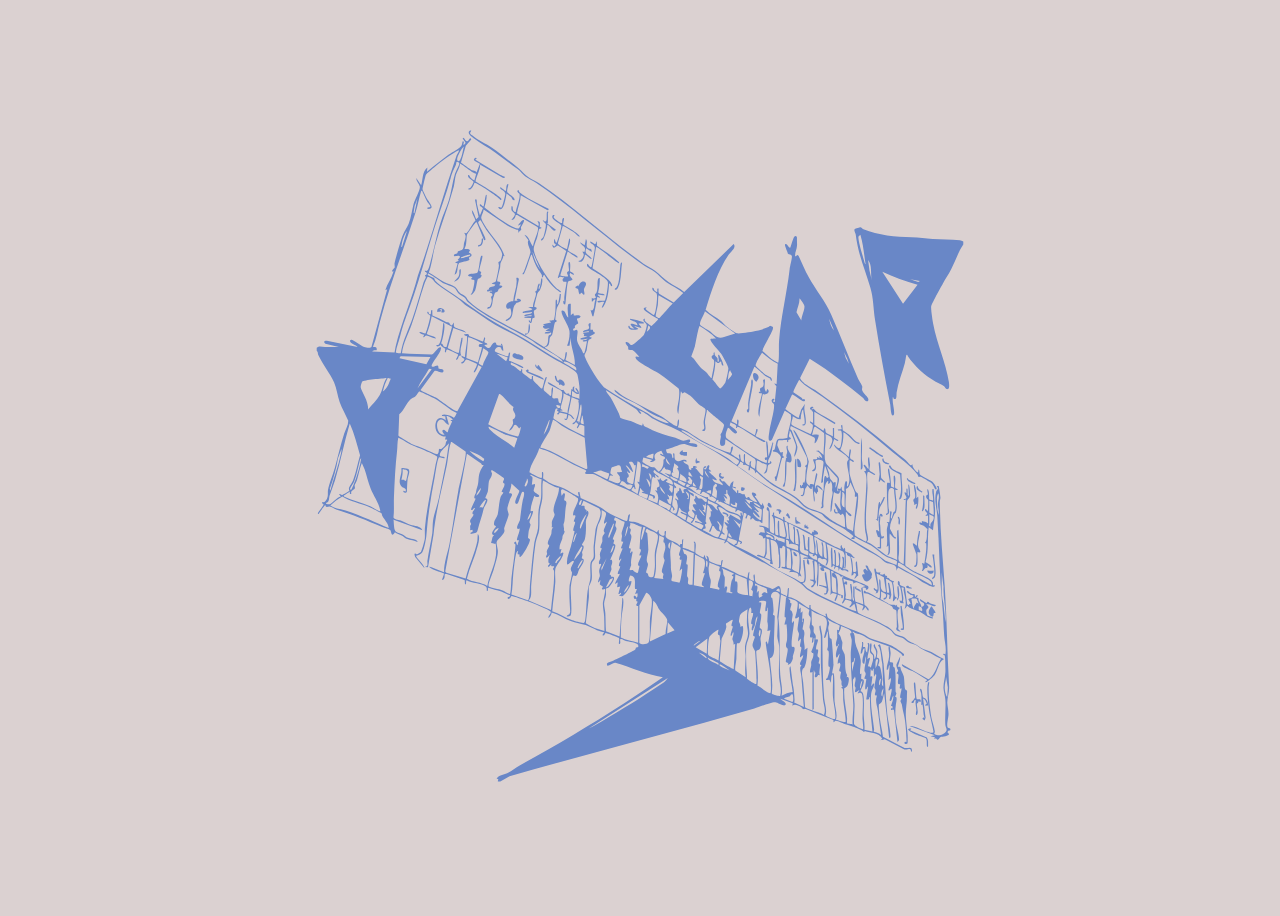
<file: index.html>
<!DOCTYPE html>
<html lang="en">

<head>
    <meta charset="UTF-8">
    <meta name="viewport" content="width=device-width, initial-scale=1.0">
    <title>Polgar 3</title>
    <link rel="stylesheet" href="logo.css">
</head>
<body>
    <a href="inicio.html">
        <svg xmlns:dc="http://purl.org/dc/elements/1.1/" xmlns:cc="http://creativecommons.org/ns#"
        xmlns:rdf="http://www.w3.org/1999/02/22-rdf-syntax-ns#" xmlns:svg="http://www.w3.org/2000/svg"
        xmlns="http://www.w3.org/2000/svg" viewBox="0 0 755.90533 755.90533" height="700" width="700"
        xml:space="preserve" id="svg2" version="1.1">
        <metadata id="metadata8">
        </metadata>
        <defs id="defs6">
            <clipPath id="clipPath18" clipPathUnits="userSpaceOnUse">
                <path id="path16" d="M 0,566.929 H 566.929 V 0 H 0 Z" />
            </clipPath>
        </defs>
        <g transform="matrix(1.3333333,0,0,-1.3333333,0,755.90536)" id="g10">
            <g id="g12">
                <g clip-path="url(#clipPath18)" id="g14">
                    <g transform="translate(407.1125,90.2701)" id="g20">
                        <path id="path22" 
                            d="m 0,0 c -1.249,0.835 -1.683,-1.063 -2.276,-1.442 -1.381,-0.883 -3.897,-0.409 -4.721,-2.049 l 6.761,-2.492 C 1.031,-5.903 0.27,-0.18 0,0 m 72.599,-1.493 1.002,6.492 C 72.758,4.467 72.009,1.966 71.879,1.076 71.821,0.681 71.823,-1.582 72.599,-1.493 m -17.523,6.498 1.503,6.494 C 55.383,10.854 54.91,8.387 54.711,7.121 54.627,6.586 54.124,4.924 55.076,5.005 m 15.52,2.499 1.003,5.495 c -0.954,-0.302 -1.306,-1.406 -1.466,-2.28 -0.099,-0.544 -0.442,-3.128 0.463,-3.215 m -171.715,5.99 -64.082,-40.978 c 3.971,1.76 7.744,4.07 11.473,6.285 14.958,8.885 31.585,18.882 45.864,28.686 2.536,1.741 5.106,3.35 6.745,6.007 M 50.579,2.003 c -0.424,0.417 0.396,2.718 0.365,3.36 -0.034,0.713 -0.742,1.111 -0.732,1.775 0.025,1.633 0.76,3.775 0.732,5.478 -0.007,0.372 -0.184,2.028 -0.863,1.88 0.408,-1.603 -1.21,-1.429 -1.268,-2.717 -0.287,-6.345 0.986,-12.751 1.284,-19.003 0.262,-5.506 -0.608,-10.921 -0.414,-16.408 -0.141,-1.806 6.994,-4.772 7.4,-4.355 0.29,2.769 -0.452,5.498 -0.52,8.224 -0.139,5.523 0.815,13.841 -0.101,18.894 -0.767,4.227 -3.093,1.272 -3.883,1.877 l 1.497,2.494 C 53.097,3.661 51.277,1.317 50.579,2.003 m 16.524,14.493 -1.265,-2.006 -0.247,6.504 c -0.89,0.145 -0.467,-2.022 -1.247,-1.987 -0.598,0.027 -0.393,1.595 -1.246,1.487 0.255,-1.178 -0.371,-5.359 -10e-4,-5.995 0.043,-0.075 1.12,0.695 1.477,-0.241 L 63.598,7.004 c 0.938,0.098 1.098,2.745 2.505,1.74 -0.265,-2.805 -2.206,-5.219 -2.511,-7.99 -0.993,-9.037 1.395,-20.161 2.378,-29.146 0.076,-0.695 -0.436,-1.534 -0.379,-1.592 0.237,-0.245 5.27,-1.238 6.008,-3.003 -1.041,6.673 -1.632,13.45 -2.613,20.13 -0.425,2.896 -1.478,4.899 -1.425,8.618 0.013,0.934 0.822,3.269 0.534,3.743 -0.045,0.074 -1.214,-0.743 -1.48,0.289 -0.254,0.985 0.602,2.328 0.535,3.464 -0.062,1.045 -0.872,1.586 -0.916,2.384 -0.115,2.053 1.228,6.555 1.385,9.092 0.034,0.544 0.32,1.896 -0.516,1.763 m -118.158,3.006 c -0.627,0.598 -7.717,5.367 -8.005,4.993 -0.41,-0.532 -0.089,-1.187 0.623,-1.633 2.025,-1.269 5.118,-2.438 7.382,-3.36 m 120.153,8.99 c -0.137,0.133 -1.203,0.188 -1.508,-0.331 -0.917,-1.559 -0.31,-5.314 -0.487,-7.162 l 1.351,3.392 c 0.052,0.757 0.955,3.799 0.644,4.101 M 48.073,25.995 c -0.353,-0.512 0.262,-6.253 0,-7.498 l 2.519,10.742 c -0.444,2.299 -0.975,-2.3 -1.29,-2.742 -0.36,-0.506 -1.191,-0.447 -1.229,-0.502 M -60.135,25.429 c -0.416,0.651 -7.385,3.359 -8.437,4.565 -1.501,-1.944 7.296,-5.026 8.259,-5.995 0.458,0.045 0.313,1.219 0.178,1.43 m -10.108,5.405 c -1.284,1.171 -4.098,2.683 -5.843,3.154 l 5.765,-4.488 c 1.354,-0.323 0.251,1.176 0.078,1.334 m -4.342,12.651 c -1.187,-10e-4 -2.219,-0.955 -3.162,-1.586 -0.754,-0.504 -2.535,-1.341 -2.342,-2.405 z m 5.004,-10.49 0.498,12.494 -9.497,-7.247 z m 43.556,18.99 c -1.299,0.218 -0.897,-0.2 -1.144,-1.082 -0.428,-1.525 -0.431,-2.407 0.152,-3.91 0.703,-0.055 0.787,1.865 0.847,2.392 0.099,0.87 0.257,1.72 0.145,2.6 m -34.042,0.497 c -0.908,0.552 -6.791,-4.619 -7.395,-5.857 -0.834,-1.709 -1.398,-11.301 -1.144,-13.41 0.08,-0.66 0.025,-0.925 0.523,-1.478 1.223,-1.357 6.286,-3.011 8.011,-4.241 l 1.557,16.247 c -0.497,0.744 -0.507,3.965 -0.63,4.138 -0.195,0.274 -1.163,0.26 -1.381,0.921 -0.233,0.706 0.342,2.776 0.459,3.68 m 107.488,-2.88 c 1.691,2.942 -6.56,4.728 -8.354,5.884 0.454,-2.112 -1.751,-4.973 -2.006,-6.256 -0.037,-0.184 1.417,-0.874 1.971,-3.029 0.496,-1.928 0.699,-2.124 1.127,-3.417 0.494,-1.491 -0.517,-4.171 -0.083,-5.949 0.061,-0.253 1.915,-3.932 1.977,-4.185 0.799,-3.265 0.045,-9.844 1.146,-14.767 0.264,-1.176 1.714,-2.057 0.37,-3.881 3.176,1.724 1.677,-4.662 1.038,-6.29 -0.57,-1.452 -1.611,-1.86 -2.789,-2.713 -0.625,-7.906 1.394,-15.922 2.242,-23.748 0.099,-0.913 -0.161,-4.575 0.011,-4.738 0.168,-0.16 3.714,-0.043 4.498,-1.002 -0.518,5.605 0.831,11.192 0.526,16.765 -0.758,13.875 -2.287,27.486 -2.043,41.487 0.055,3.207 0.909,7.154 0.743,10.479 -0.082,1.643 -1.355,4.244 -1.255,4.952 0.042,0.297 0.807,0.279 0.881,0.408 m -143.034,2.391 -5.501,6.492 -0.503,-8.995 z m 47.06,8.489 c -0.403,0.395 -5.501,-2.999 -5.542,-3.321 -0.078,-0.616 0.525,-1.437 0.34,-2.681 -0.411,-2.768 -2.547,-6.699 -3.788,-9.26 l -1.482,-17.513 c -0.028,-0.744 0.488,-1.046 0.985,-1.442 0.927,-0.738 9.625,-5.775 10.235,-5.774 l 1.252,20.499 -1.494,-0.498 c 0.67,1.608 -0.679,3.358 -0.772,4.252 -0.137,1.315 1.401,3.979 0.763,5.741 -1.089,-0.424 -0.481,-2.732 -1.992,-2.996 -0.873,1.2 1.58,6.369 1.516,7.713 -0.016,0.336 -1.051,0.052 -1.062,0.998 -0.011,0.915 1.264,4.062 1.041,4.282 m 86.579,-4.545 c -0.316,0.437 -8.47,3.234 -9.473,5.047 -0.196,-1.296 0.983,-1.947 1.022,-3.219 0.038,-1.207 -0.894,-2.819 -0.777,-4.025 0.073,-0.751 1.191,-7.629 1.349,-8.006 0.176,-0.421 1.106,-0.388 1.333,-1.054 0.445,-1.307 1.614,-18.105 1.618,-20.437 0.002,-1.312 -1.233,-6.934 -1.041,-7.246 0.027,-0.044 0.808,0.404 1.006,0.248 1.22,-0.957 0.718,-20.063 0.997,-23.485 0.384,-4.69 2.362,-9.59 0.993,-14.246 2.897,-0.08 5.036,-2.691 7.963,-1.455 -0.235,5.396 -1.363,10.803 -1.949,16.198 -0.276,2.536 10e-4,8.582 -0.495,10.42 -0.093,0.346 -2.584,0.628 -0.006,1.568 -1.619,1.262 -0.809,3.145 -1.015,4.453 -0.15,0.947 -0.815,1.641 -0.962,2.577 -0.291,1.855 0.65,4.13 0.515,4.899 -0.094,0.538 -1.314,0.461 -1.418,1.031 -0.25,1.372 2.393,5.575 -0.117,6.79 l -1.005,-1.499 c -0.522,3.073 1.127,5.537 1.492,8.497 -1.013,-0.18 -1.394,-2.987 -2.248,-2.989 -2.081,-0.006 0.528,9.248 1.742,10.249 -0.541,2.164 -0.836,-2.372 -1.985,-1.26 -1.543,1.492 0.317,5.16 0.508,6.731 0.144,1.174 -0.251,6.469 -0.011,6.762 l 1.493,-0.498 c -0.367,0.918 0.789,3.511 0.471,3.949 M -38.04,14.001 c -0.974,5.594 -0.132,11.177 -0.049,16.737 0.04,2.706 -0.738,5.583 -0.47,8.524 0.311,3.413 2.317,6.476 2.42,9.979 0.067,2.29 -0.842,5.634 -0.918,7.974 -0.128,3.947 0.119,7.857 0.516,11.767 -2.453,-1.992 -5.547,-2.52 -6.376,-5.875 -0.147,-0.594 -0.601,-3.454 -0.573,-3.901 0.059,-0.964 1.657,-2.577 0.95,-4.218 l 1.994,0.501 c 1.56,-2.315 -0.99,-13.154 -2.867,-13.903 -0.474,-0.188 -1.482,0.017 -1.615,-0.113 -0.49,-0.476 -0.434,-10.615 -0.524,-12.224 -0.137,-2.441 -1.064,-6.249 -1.023,-8.527 0.014,-0.728 0.137,-1.298 0.752,-1.754 z m 4.508,51.984 c -0.168,0.17 0.709,3.576 -0.748,4.494 -1.357,-0.574 -1.645,-5.143 -1.75,-6.75 -0.339,-5.177 1.117,-9.856 1.037,-14.486 -0.057,-3.295 -2.205,-6.886 -2.546,-9.998 -0.387,-3.534 -0.063,-11.979 -0.02,-16.011 0.036,-3.302 0.854,-6.641 0.483,-10.002 0.085,-0.733 3.579,-2.862 4.587,-3.441 0.906,-0.521 1.88,-1.289 2.96,-1.288 0.872,1.018 -0.599,23.616 -0.956,26.773 -0.042,0.367 -1.939,3.291 -2.028,4.491 -0.125,1.683 2.007,6.307 1.922,6.995 -0.058,0.468 -1.183,0.552 -1.349,0.816 -0.79,1.255 3.659,13.369 3.41,15.906 -1.893,-1.703 -1.505,-5.288 -2.146,-7.6 -0.175,-0.627 -0.893,-2.027 -1.233,-2.791 -0.313,-0.703 0.331,-1.375 -1.119,-1.103 -0.546,1.45 0.559,3.706 0.508,4.709 -0.015,0.302 -0.913,0.236 -1.014,0.622 -0.575,2.197 1.624,5.999 1.516,8.409 -0.096,0.576 -1.338,0.076 -1.514,0.255 m 47.18,-11.898 c -0.179,0.343 1.084,6.155 0.923,7.663 -0.174,1.631 -1.341,1.844 -1.548,3.001 -0.255,1.43 0.665,3.163 0.454,3.905 -0.177,0.623 -7.398,4.208 -8.454,5.324 v -4.995 l 1.494,1.494 0.008,-4.493 1.494,1.494 -0.493,-8.992 c 1.389,0.334 -0.619,3.52 1.495,2.994 0.711,-0.935 -1.05,-7.228 -0.999,-8.7 0.011,-0.297 0.823,-0.308 0.967,-0.674 1.212,-3.071 -0.074,-4.685 -0.012,-7.368 0.065,-2.794 1.132,-5.855 0.551,-8.747 l 2.496,1.996 C 11.747,33.213 11.525,26.127 9.408,21.842 9.096,21.211 8.349,21.083 8.211,20.817 6.63,17.774 8.215,13.307 8.519,9.748 9.084,3.124 9.687,-3.499 10.015,-10.141 c 0.368,-1.56 13.482,-4.705 15.285,-6.346 1.891,3.868 -0.418,8.641 -0.749,12.749 -0.638,7.938 -1.027,16.036 -1.515,23.98 -0.554,9.02 0.044,17.989 -0.278,26.995 -0.09,2.494 -1.023,5.08 -1.12,7.148 -0.038,0.8 -0.023,1.373 0.897,1.601 0.325,-2.886 1.459,-6.392 1.507,-9.247 0.289,-17.074 0.02,-32.683 1.511,-49.977 0.383,-4.447 2.43,-8.943 1.076,-13.46 0.189,-0.814 6.514,-3.319 7.194,-3.201 0.904,0.157 0.781,1.943 0.766,2.665 -0.102,4.8 -1.77,10.812 -2.03,15.992 -0.298,5.923 0.435,11.837 -0.011,17.74 -2.107,-1.499 -0.651,-5.169 -2.25,-6.995 0.245,4.273 -2.214,1.721 -3.249,2.499 -0.361,1.386 0.749,0.719 1.154,1.605 0.665,1.456 2.183,7.117 1.837,8.546 -0.098,0.404 -0.9,0.13 -1.028,1.058 -0.416,3.003 0.679,8.775 0.05,11.947 -0.083,0.417 -1.067,0.131 -1.055,1.049 0.011,0.905 0.544,1.916 0.563,3.014 0.066,3.917 -0.089,7.851 -0.027,11.764 -0.893,0.242 -1.606,-6.601 -2.996,-4.994 -0.6,0.694 4.656,13.235 0.694,16.439 -2.22,1.794 -8.501,3.04 -10.963,5.549 L 15.52,56.335 c 2.579,-1.182 1.107,-3.423 1.52,-5.591 0.212,-1.111 1.409,-1.618 1.672,-3.329 0.124,-0.805 -0.341,-2.71 -0.173,-2.928 0.067,-0.086 1.8,1.017 1.952,-0.232 0.156,-1.281 -1.85,-5.569 -1.481,-7.504 0.11,-0.576 1.438,0.078 1.561,-0.532 0.333,-1.652 -0.552,-3.487 -0.431,-4.883 0.111,-1.277 1.295,-1.282 1.387,-1.689 0.402,-1.785 -0.54,-3.279 -0.498,-4.364 0.012,-0.329 0.916,-0.041 1.052,-1.001 0.391,-2.756 -1.16,-5.8 -0.045,-8.783 -2.309,1.395 -1.305,-1.943 -3.999,-1.498 -0.427,1.279 0.398,2.817 0.429,3.774 0.007,0.22 -0.645,0.177 -0.745,0.378 -0.319,0.633 0.136,1.476 -0.682,1.342 l 0.013,-31.23 -1.018,-0.76 -0.007,30.992 c -3.499,-2.575 -1.395,2.832 -1.046,4.797 0.196,1.11 -0.156,2.354 0.065,3.351 0.195,0.882 1.617,2.685 1.754,5.334 0.185,3.609 -1.602,1.819 -1.769,2.772 1.622,3.634 2.903,7.149 2.498,11.236 -1.254,-0.462 0.101,-4.351 -1.995,-3.994 l 0.494,4.495 c -3.235,-1.295 -1.581,2.105 -1.593,3.749 -0.013,1.838 -0.287,2.891 -0.787,3.85 m -35.233,21.326 c -0.477,0.761 -5.412,1.101 -5.934,-0.69 l 1.995,-0.245 c 0.531,-0.583 -1.095,-6.873 -1.055,-8.264 0.026,-0.934 0.962,-0.465 1.095,-1.445 0.39,-2.885 -1.481,-9.071 -1.076,-10.943 0.107,-0.495 1.217,-0.443 1.463,-1.146 0.862,-2.46 -0.899,-5.266 -0.943,-7.464 -0.051,-2.461 0.906,-3.46 0.1,-6.556 -0.983,-3.771 -3.203,-2.057 -3.594,-3.917 0.354,-9.123 2.169,-18.323 0.972,-27.414 3.588,-1.87 6.394,-5.019 10.278,-6.342 1.335,-0.047 0.384,13.271 0.268,14.756 -0.505,6.461 -1.864,12.871 -2.805,19.103 -0.173,1.143 -1.077,7.043 -1.036,7.415 0.037,0.33 0.646,0.87 0.835,0.728 l 1.003,-2.496 2.002,11.494 -2.495,-0.497 c 0.471,2.742 0.714,5.003 -0.04,7.749 l 0.533,11.24 c -1.156,-0.565 0.263,-3.243 -1.995,-2.994 -0.644,1.636 1.02,6.981 0.429,7.928 m -94.051,-32.42 12.731,5.979 c -0.266,3.496 1.377,8.073 1.311,11.286 -0.043,2.083 -4.985,6.36 -6.445,8.563 -1.592,2.403 -2.115,5.375 -4.847,7.156 z m 110.642,35.971 -4.504,2.012 -2.024,-19.265 c 1.756,-15.279 0.553,-30.685 1.5,-45.983 0.344,-5.555 2.214,-11.152 1.027,-16.725 2.907,1.218 5.747,2.957 9.009,3.002 -0.597,5.806 -2.228,11.946 -2.503,17.75 -0.055,1.151 -0.333,2.421 0.748,3.231 L 0.095,8.334 c 0.74,-2.966 1.049,-5.904 1.151,-8.55 0.083,-2.122 0.594,-4.102 0,-6.307 l 7.772,-3.471 c -0.716,8.241 -1.335,16.489 -2,24.74 -0.197,2.445 -1.232,4.625 -0.843,7.42 0.069,0.492 0.808,0.845 0.865,1.576 0.027,0.346 -1.069,-0.008 -1.072,0.978 -0.007,1.965 2.723,4.92 2.55,7.273 L 6.022,29.996 C 5.494,30.63 7.034,36.46 7.061,37.777 7.081,38.72 6.032,38.235 5.963,39.222 5.831,41.116 7,43.41 6.515,45.487 L 4.52,42.993 c -0.493,2.057 0.71,4.389 0.545,6.25 -0.109,1.238 -1.039,1.897 -1.105,3.482 -0.069,1.649 1.477,9.674 1.053,10.259 -0.571,-0.321 -2.874,-2.29 -2.984,-0.757 -0.021,0.298 1.25,4.422 1.408,5.584 0.237,1.736 0.997,5.372 0.494,6.838 -0.522,1.516 -5.819,2.902 -7.424,3.325 -0.057,-0.89 1.374,-1.499 1.483,-1.868 0.152,-0.517 -0.118,-1.239 0.03,-1.769 0.122,-0.442 0.967,-0.34 1.011,-0.673 0.153,-1.142 -1.073,-4.006 -1.03,-5.425 1.048,0.593 1.937,-2.305 1.998,-3.027 0.146,-1.745 -1.09,-5.083 -0.483,-7.224 0.615,-0.305 0.598,2.145 1.494,0.995 C 1.644,58.169 -1.983,41.323 -0.487,38.488 3.525,39.82 0.612,33.157 0.15,31.109 0.017,30.518 0.34,29.807 0.154,29.105 -0.399,27.02 -1.51,24.122 -3.992,23.999 c 0.998,2.251 -0.102,1.123 -1.54,2.307 -0.063,2.464 1.96,9.051 1.411,10.93 -0.088,0.3 -1.284,0.652 -1.322,2.548 -0.029,1.484 0.802,3.053 0.881,4.519 0.225,4.203 0.105,8.507 -0.437,12.682 l -1.494,-0.498 c -0.499,0.592 1.158,4.649 1.018,5.681 -0.046,0.335 -0.914,0.268 -1.013,0.653 -0.283,1.102 0.882,11.956 0.986,14.425 0.027,0.625 0.562,1.646 0.508,1.718 M -116.753,42.106 c 1.567,2.161 0.905,14.741 1.12,18.124 0.297,4.659 2.016,12.176 1.51,16.513 -0.229,1.965 -2.379,5.255 -4.511,5.734 l -5.504,-10.256 -0.034,-30.401 c 1.467,-1.803 6.336,-1.207 7.419,0.286 M -10.048,-0.948 c 1.323,4.997 -0.613,9.916 -0.946,14.705 -0.593,8.507 0.473,17.497 0.007,25.504 -0.15,2.579 -1.492,5.636 -1.514,7.98 -0.047,4.913 0.929,10.302 0.004,15.49 l 1.999,17.989 c -1.87,4.222 -7.694,2.817 -7.03,-1.919 0.046,-0.322 0.87,-0.263 0.986,-0.693 0.646,-2.399 0.908,-7.181 1.062,-9.855 0.069,-1.194 -0.578,-3.561 -0.463,-3.708 0.192,-0.244 1.573,-0.249 1.449,-1.296 l -0.519,-15.506 c -0.123,-3.698 -0.28,-4.865 -0.02,-8.529 0.201,-2.835 0.091,-9.206 -3.421,-9.755 0.615,-9.471 2.871,-19.175 1.501,-28.671 0.155,-0.599 6.145,-2.633 6.905,-1.736 m -0.457,83.928 c 0.262,3.468 -0.993,3.807 -2.998,1.245 z M -136.66,82.478 c 1.781,1.523 3.783,4.152 3.995,6.498 -1.706,-1.683 -3.409,-4.159 -3.995,-6.498 m 115.53,3.383 -9.395,4.112 0.002,-2.494 0.498,0.994 c 2.935,-0.257 0.693,-3.955 1.004,-5.993 0.618,-0.303 0.594,2.143 1.494,0.995 0.298,-0.379 -0.58,-4.921 0.751,-4.984 0.162,-0.007 2.611,1.427 2.755,1.74 0.189,0.412 -1.409,-0.069 -0.996,0.99 1.756,2.296 2.17,1.817 4.499,0.76 0.135,0.148 -0.381,3.56 -0.612,3.88 m -12.293,-1.284 c -0.797,1.615 4.607,7.446 -2.108,7.896 -0.008,-1.523 0.073,-12.037 0.519,-12.474 0.103,-0.102 1.922,-0.003 2.477,-0.52 -0.304,1.292 0.531,2.893 0.295,4.042 -0.193,0.937 -1.129,0.946 -1.183,1.056 m -112.256,9.895 -2.432,-1.316 -3.07,-6.177 c 1.025,-1.078 6.232,6.741 5.502,7.493 m 109.645,-13.993 -1.241,13.007 -9.268,3.987 c 0.25,-1.688 -0.352,-4.19 -0.041,-5.724 0.113,-0.557 1.236,-0.084 1.464,-0.318 0.958,-0.981 0.137,-8.098 0.342,-8.471 1.167,-2.119 6.469,-2.402 8.744,-2.481 m 69.086,18.986 c -0.069,0.077 -1.88,0.626 -1.998,0.505 0.935,-2.391 0.219,-15.663 1.496,-16.745 0.387,-0.328 2.807,-0.954 3.005,-0.745 l -0.58,11.163 c -0.55,1.659 -3.834,0.733 -2.924,4.504 0.08,0.335 1.817,0.413 1.001,1.318 m -82.1,-2.501 c 0.14,0.173 2.21,0.27 0.993,1.254 l -9.508,4.249 c 1.724,-1.787 1.124,-3.391 1.527,-5.218 0.175,-0.792 0.841,-1.325 0.973,-2.071 0.409,-2.321 -0.428,-6.653 0.009,-9.199 l 0.497,1.501 c 3.034,0.616 0.605,-3.001 0.996,-5.002 0.899,0.405 4.24,-0.725 4.506,-0.497 1.266,1.077 -1.181,0.735 -1.265,0.95 -0.624,1.594 0.432,7.217 0.908,9.154 0.277,1.128 1.257,2.112 1.384,3.175 0.114,0.954 -1.852,0.678 -1.02,1.704 m 161.7,-8.488 c 0.151,1.569 -0.309,2.728 -1.518,3.729 -2.797,2.315 -10.176,5.046 -13.833,7.182 -3.286,1.919 -7.87,5.894 -10.849,7.173 -1.655,0.711 -1.109,-1.407 -1.285,-2.52 z m -171.748,14.951 c -0.283,0.381 -7.32,2.957 -8.477,3.541 0.299,-1.632 -0.529,-3.181 -0.522,-4.722 0.012,-2.725 0.509,-6.571 1.485,-8.666 0.755,-1.622 -0.089,-5.032 -0.341,-6.875 l 0.349,-0.493 c 1.111,0.098 6.684,-1.604 7.034,-1.232 1.023,1.086 -0.962,2.202 -0.995,2.341 -0.705,3.024 2.872,8.818 1.989,12.313 -0.098,0.384 -0.945,0.32 -1.01,0.668 -0.174,0.934 0.827,2.667 0.488,3.125 m -9.986,-0.455 c -0.347,1.931 1.226,4.436 -0.992,5.498 0.261,-1.676 -0.828,-4.52 0.992,-5.498 m -101.128,5.995 c -0.756,0.807 -4.281,-6.214 -4.003,-6.49 0.83,-0.825 1.073,0.669 1.291,0.941 0.628,0.784 3.266,4.957 2.712,5.549 m 15.516,-8.491 4.006,9.991 -4.265,-7.981 z m -36.551,5.999 c 0.064,0.054 0.13,0.844 0.496,1.235 1.283,1.369 2.844,2.709 3.014,4.759 -1.376,-0.903 -4.637,-4.261 -4.505,-5.744 0.038,-0.438 0.903,-0.329 0.995,-0.25 m 120.16,-8.001 c -0.044,0.075 -1.172,-0.648 -1.482,0.242 0.996,2.644 2.84,9.381 0.175,11.194 l -6.696,3.556 -0.981,-24.968 7.985,-1.519 c 0.396,1.561 -1.411,0.74 -1.521,2.232 -0.149,2.023 2.765,8.85 2.52,9.263 m 88.115,14.988 -3.498,1.004 c -1.882,-2.629 5.644,-5.774 5.999,-5.495 0.857,0.674 0.053,3.782 -0.756,4.015 -1.491,0.428 -1.391,-2.503 -2.743,-0.022 z m -12.142,1.376 c -0.391,0.473 -4.985,2.516 -5.885,1.873 0.472,-2.957 0.92,-6.489 1.016,-9.464 0.049,-1.536 -0.63,-4.883 -0.539,-5.436 0.196,-1.182 4.522,-2.558 5.533,-3.338 0.263,2.885 1.354,14.577 -0.125,16.365 m -85.062,-0.449 -8.927,3.576 1.237,-4.023 c 4.212,-0.745 1.451,-5.992 1.738,-8.16 0.045,-0.337 0.981,-0.278 1.051,-0.634 0.289,-1.486 -0.645,-7.575 -0.372,-9.34 0.082,-0.536 0.858,-1.004 0.885,-2.057 0.077,-3 -1.882,-4.935 3.469,-4.777 z m 78.68,-12.415 c 0.503,0.614 0.051,11.904 -0.133,13.108 -0.364,2.38 -0.776,3.136 -3.365,3.383 1.626,-2.661 -1,-14.639 0.489,-15.751 0.239,-0.179 2.911,-0.86 3.009,-0.74 m -175.217,6.996 c 2.031,2.994 5.187,5.711 5.988,9.269 0.081,0.356 0.867,1.822 -0.236,1.718 -0.508,-0.048 -4.884,-7.806 -5.294,-8.7 -0.363,-0.79 -0.606,-1.38 -0.458,-2.287 m 32.034,11.493 c -1.335,0.255 -0.87,-0.285 -1.222,-1.001 -0.716,-1.455 -1.411,-3.401 -1.775,-4.993 2.047,1.116 2.363,3.945 2.997,5.994 m 45.055,-2.496 0.501,5.498 c -1.71,-0.811 -2.33,-4.519 -0.501,-5.498 m 7.659,-5.378 c -0.779,1.31 1.809,5.273 1.135,6.373 -0.637,1.041 -5.972,3.576 -7.039,5.001 -0.216,-2.516 -1.133,-5.245 -1.25,-7.745 -0.186,-3.958 0.621,-8.231 0.48,-12.97 -0.088,-2.937 0.916,-4.929 0.98,-7.07 0.035,-1.196 -0.788,-2.641 -0.487,-3.876 0.221,-0.908 5.327,-1.3 6.312,-1.702 0.874,0.169 2.168,8.632 2.251,10.108 0.023,0.407 0.15,1.828 -0.526,1.009 l -1.498,-1.741 c 0.283,2.478 1.839,6.918 1.504,9.241 -0.073,0.507 -0.728,-0.21 -1.005,-0.004 -1.138,0.847 0.151,1.969 0.029,2.948 -0.04,0.321 -0.804,0.291 -0.886,0.428 m 88.976,8.877 c 0.264,2.195 0.01,3.848 -2.506,3.997 0.375,-1.061 0.275,-4.918 0.577,-5.42 0.581,-0.962 8.051,-2.608 9.429,-3.574 -0.561,1.319 0.587,3.352 -0.489,4.257 -0.724,0.61 -6.131,2.255 -7.011,0.74 m -18.029,4.999 v -11.747 c 0,-0.837 -0.941,-2.94 -1.5,-3.742 l 4.499,-2.006 -0.979,16.651 z m 45.059,-14.996 v 8.248 c 0,0.672 -1.036,2.547 -0.496,3.748 0.791,-0.088 0.763,-0.747 0.946,-1.299 0.894,-2.701 0.261,-9.5 1.296,-11.202 0.243,-0.401 1.26,-0.752 1.753,-0.994 0.386,0.52 -0.663,12.256 -1.111,12.88 -2.817,0.671 -5.77,3.668 -8.154,4.609 -0.764,0.302 -0.773,-0.144 -0.762,-0.754 0.036,-1.998 0.815,-4.452 1.014,-6.495 0.209,-2.15 -1.066,-6.749 1.513,-6.487 l -1.259,12.239 c 2.933,-4.49 -0.31,-11.928 5.26,-14.493 m -69.103,12.96 c -0.322,0.45 -6.505,2.163 -7.491,3.035 0.15,-0.81 -0.808,-2.287 -0.439,-2.915 0.171,-0.29 5.232,-3.499 5.704,-3.578 0.216,-0.036 0.196,0.648 0.442,0.791 0.429,0.25 1.019,0.104 1.301,0.548 0.142,0.223 0.547,2.03 0.483,2.119 m -59.399,-1.325 c -0.648,1.459 0.557,3.18 0.125,3.866 -0.452,0.717 -2.995,1.112 -3.789,1.994 0.326,-5.21 -2.09,-10.094 -2.5,-15.253 -0.507,-6.377 0.796,-13.026 -1.513,-19.231 l 7.512,-1 c -1.184,1.354 0.192,3.139 -0.07,4.148 -0.162,0.627 -1.13,0.981 -1.23,1.569 -0.402,2.34 2.091,7.46 2.182,9.612 0.037,0.886 -0.842,1.578 -0.849,2.84 -0.023,4.435 2.599,5.517 0.928,10.932 -0.117,0.378 -0.743,0.404 -0.796,0.523 m 88.95,2.866 c 0.172,1.745 -5.866,4.717 -5.994,2.747 -0.134,-2.072 2.63,-1.214 3.175,-1.284 0.166,-0.021 1.569,-2.015 2.819,-1.463 m -33.548,0.995 -2.492,3.995 c -1.316,-3.576 -0.208,-2.65 2.492,-3.995 m -128.166,-3.496 2.504,7.494 c -1.649,-1.208 -2.417,-4.071 -2.777,-5.973 -0.098,-0.515 -0.658,-1.638 0.273,-1.521 m 170.659,2.428 c -0.413,0.641 -4.119,1.035 -4.892,1.354 -1.236,0.509 -9.615,5.113 -10.058,4.709 0.902,-2.79 5.823,-1.697 6.791,-4.991 0.334,-1.14 -1.018,-1.257 0.976,-2.011 0.901,2.555 1.157,0.244 1.603,0.022 1.49,-0.739 4.075,-1.014 5.642,-2.014 -0.132,0.772 0.28,2.401 -0.062,2.931 M -116.521,95.589 c 0.699,-0.606 3.198,-1.054 3.787,0.238 0.414,0.91 1.007,6.061 1.096,7.4 0.251,3.744 -0.292,7.767 0.013,11.483 0.291,3.535 3.424,12.139 2.236,14.748 -0.83,1.821 -6.735,3.378 -8.508,4.879 -0.844,-0.057 -1.298,-2.18 -1.151,-2.619 0.153,-0.455 0.909,-0.376 1.14,-0.743 0.373,-0.591 1.063,-12.225 1.004,-13.745 -0.107,-2.762 -1.41,-6.108 -1.293,-8.523 0.072,-1.495 0.953,-2.173 1.002,-2.956 0.106,-1.704 -1.585,-5.767 -1.459,-6.983 0.042,-0.399 0.993,-0.434 1.222,-0.814 0.444,-0.734 0.529,-2.033 0.911,-2.365 m -125.277,35.377 c 0.654,-0.716 4.143,3.288 3.497,3.996 -1.808,-0.891 -3.56,-1.586 -3.497,-3.996 m 119.646,-5.498 c 0.773,2.926 1.81,5.802 2.513,8.754 0.075,0.313 0.902,0.833 -0.259,1.235 -1.277,0.442 -0.994,0.081 -1.26,-0.725 -0.546,-1.663 -1.336,-5.761 -1.481,-7.529 -0.045,-0.548 -0.37,-1.862 0.487,-1.735 m -14.007,1.997 c 1.953,2.186 2.479,6.131 2.994,8.997 -2.275,-1.958 -1.613,-6.218 -2.994,-8.997 M 1.013,122.466 v 10.747 c 0,0.58 -1.668,3.091 0.498,2.751 0.933,-2.302 -0.099,-12.977 0.992,-13.76 0.525,-0.377 1.72,-0.125 2.273,-0.73 -0.097,4.19 -0.268,8.509 -1.76,12.483 1.008,0.194 1.218,-0.434 1.544,-1.202 0.674,-1.585 1.315,-7.094 1.454,-9.045 0.177,-2.483 -0.874,-6.369 0.497,-8.001 0.679,-0.808 5.523,-3.259 6.014,-2.739 1.185,5.03 -2.209,3.153 -2.951,4.046 -0.475,0.572 -0.631,10.832 -1.552,12.443 1.091,0.174 1.224,-0.422 1.475,-1.272 0.572,-1.94 0.426,-10.123 1.783,-10.716 0.194,-0.085 1.262,-0.185 1.254,0.256 -0.56,2.996 -0.382,5.96 -0.003,8.992 0.114,0.911 -0.191,0.814 0.998,0.745 v -10.746 c 0,-1.056 2.811,-2.634 4.002,-2.248 0.418,4.711 -0.766,9.254 -1.077,13.918 l -19.199,10.07 c -0.49,-0.383 -0.289,-1.631 -0.241,-2.24 0.196,-2.519 0.489,-8.325 1.094,-10.404 0.187,-0.64 2.254,-2.71 2.905,-3.348 m -149.699,4.502 c 1.468,3.764 3.358,7.442 4.006,11.493 -0.749,-0.127 -0.964,-0.918 -1.245,-1.501 -0.784,-1.63 -2.463,-5.768 -3.02,-7.482 -0.164,-0.506 -0.763,-2.52 0.259,-2.51 m 26.505,8.954 c -3.388,0.405 -6.034,3.091 -9.478,3.034 0.669,-1.298 -0.427,-2.593 -0.509,-3.814 -0.06,-0.897 0.901,-0.562 1.012,-1.017 0.319,-1.311 -0.506,-2.483 -0.451,-3.44 0.044,-0.753 0.915,-1.35 0.997,-2.463 0.165,-2.217 -1.701,-7.288 -2.051,-9.753 2.855,0.513 0.795,-2.087 1.008,-4.001 0.822,0.315 1.546,3.02 2.018,0.74 -0.569,-3.444 -1.702,-6.889 -1.121,-10.342 l -1.402,-3.888 c 0.814,-0.614 2.536,0.071 2.898,-0.095 0.079,-0.037 0.202,-0.758 0.723,-1.071 0.952,-0.572 3.04,-2.362 3.373,-0.589 0.245,1.296 0.972,3.706 1.032,4.554 0.065,0.923 -0.954,0.587 -1.037,1.019 -0.374,1.951 2.087,5.543 2.513,7.435 0.359,1.595 -1.125,-0.223 -1.5,0.495 0.111,2.179 2.668,4.581 0.133,5.45 0.458,6.016 0.461,11.844 1.842,17.746 m 117.553,3.41 c -0.337,0.28 -1.343,0.272 -1.864,0.628 -0.443,-0.533 3.523,-11.77 0.998,-13.489 l 2.499,-0.504 c -0.4,2.079 -0.584,12.491 -1.633,13.365 m -54.228,-1.161 c -0.641,0.772 -1.145,1.659 -1.963,2.287 -0.666,-0.868 1.056,-2.041 1.398,-3.166 0.274,-0.902 -1.17,-3.763 1.352,-4.829 0.682,3.615 1.402,3.072 -0.787,5.708 m 15.807,-0.212 -5.001,3.996 5.259,-6.99 0.746,4.493 z m 37.003,-10.452 c 0.283,0.203 0.438,1.563 0.422,2.059 -0.042,1.275 -1.665,10.163 -2.144,10.875 -0.434,0.643 -6.432,3.331 -6.737,3.016 0.518,-2.049 0.106,-13.164 0.573,-13.916 0.171,-0.277 2.256,-0.748 2.426,-0.575 -0.36,3.326 -0.924,7.431 -0.499,10.754 0.093,0.729 0.382,1.549 1,0.738 0.176,-1.608 0.033,-11.073 0.572,-11.925 0.163,-0.258 3.904,-1.372 4.387,-1.026 m -130.179,12.391 c -2.389,0.503 -5.108,2.93 -7.251,3.517 -1.139,0.311 -0.784,-1.716 -1.208,-2.198 3.01,-0.066 0.836,-2.837 1.016,-4.485 0.09,-0.83 1.021,-1.31 0.994,-2.459 -0.042,-1.846 -2.763,-6.434 -2.994,-8.58 -0.024,-0.22 0.924,-0.18 1.011,-0.55 0.248,-1.054 -0.594,-2.332 -0.455,-2.902 0.138,-0.571 1.163,-0.605 1.333,-0.872 1.187,-1.87 -4.225,-11.83 -3.895,-12.4 0.077,-0.134 1.58,1.323 1.537,-1.749 -0.021,-1.478 -0.713,-2.373 -0.882,-3.563 -0.089,-0.627 0.417,-1.399 0.252,-2.301 -0.192,-1.05 -1.491,-2.96 -1.409,-4.078 0.019,-0.262 0.655,-0.288 0.795,-0.514 0.239,-0.384 0.151,-1.054 0.296,-1.17 0.452,-0.362 1.711,0.061 2.203,-0.58 1.277,-1.665 -3.078,-7.346 -4.549,-8.557 -0.533,-0.44 -1.647,-0.307 -1.784,-0.789 -0.293,-1.036 0.174,-3.509 0.024,-4.932 -0.233,-2.204 -1.467,-5.271 -1.521,-7.021 -0.067,-2.182 0.906,-5.672 1.023,-7.987 0.242,-4.783 0.091,-9.621 0.487,-14.404 l 11.03,-4.333 2.253,31.486 c 0.834,-0.568 0.717,-1.366 0.78,-2.221 0.36,-4.917 -1.139,-9.681 -1.524,-14.526 -0.407,-5.116 -0.477,-10.294 -0.537,-15.436 4.388,-2.301 9.384,-2.714 14.047,-4.302 l 0.036,29.717 c -3.33,0.415 -0.454,2.071 -0.506,3.503 -0.009,0.257 -0.875,0.166 -1.02,0.635 -0.162,0.52 0.119,1.353 -0.015,1.636 -0.08,0.17 -2.413,-1.029 -2,2.243 1.287,1.31 2.086,-1.307 2.254,-1.245 1.005,0.375 0.766,2.592 0.749,3.497 l -1.996,-0.497 1.504,3.992 c -0.23,0.168 -1.423,-0.33 -1.54,0.277 -0.677,3.518 1.765,10.111 -3.931,10.706 -0.644,-1.675 -1.348,-3.097 -1.037,-4.98 l 1.995,0.497 c 0.916,-2.767 -5.304,-11.922 -7.356,-12.418 -0.804,-0.195 -1.784,0.529 -2.653,0.429 0.328,0.785 2.373,1.26 1.496,2.494 -0.186,0.262 -1.219,-1.388 -1.995,-0.997 l 1.495,5.995 -2.496,-0.497 0.493,3.994 -1.995,-1.494 c -0.659,0.713 3.154,6.628 3.494,7.754 0.513,1.694 -1.67,-0.744 -1.494,0.983 0.159,1.568 2.097,4.367 2.03,5.475 -0.017,0.283 -0.972,0.24 -1.05,0.602 -0.328,1.543 1.377,4.233 2.024,5.672 -1.417,0.47 -0.868,-0.882 -1.005,-0.989 -0.471,-0.371 -1.088,-0.19 -0.981,0.717 0.269,2.279 2.022,6.306 2.98,8.534 l -1.491,0.242 1.989,5.259 -1.488,0.239 c -0.369,1.491 0.38,2.993 0.443,4.303 0.038,0.787 -0.436,1.528 -0.33,2.32 0.232,1.733 2.887,8.425 2.325,9.308 m 58.634,5.561 c -1.281,0.197 -0.78,-0.105 -1.047,-0.704 -0.385,-0.862 -0.531,-1.973 -1.014,-2.982 -0.436,-0.908 -2.478,-4.835 -2.933,-1.821 0.772,-0.311 2.076,1.875 1.993,1.999 l -4.26,2.504 -1.221,-3.948 c 2.521,-0.978 9.963,-6.566 12.193,-6.566 0.185,0 2.061,2.409 1.569,3.044 -2.011,1.303 -4.405,2.139 -6.78,2.481 -0.198,1.19 0.195,1.152 1.225,0.974 1.554,-0.27 3.041,-1.648 4.783,-1.474 -1.735,2.041 -5.165,3.242 -4.508,6.493 m -94.125,-10.993 5.008,11.992 c -2.124,-2.19 -5.103,-7.322 -5.514,-10.239 -0.068,-0.484 -0.318,-1.901 0.506,-1.753 m -43.044,6.994 c 1.92,1.16 2.772,3.874 2.994,5.996 -0.775,-0.389 -1.579,-2.03 -1.936,-2.809 -0.446,-0.975 -0.999,-2.113 -1.058,-3.187 m 62.077,-2.996 c -0.726,0.949 1.78,6.571 1.525,8.234 -0.203,1.325 -2.441,2.068 -3.525,2.76 0.028,-1.862 0.067,-3.67 -0.23,-5.524 -0.504,-3.146 -2.717,-5.711 -3.16,-8.341 -0.713,-4.237 -1.769,-12.097 -2.114,-16.384 -0.217,-2.704 0.614,-6.549 -0.035,-8.963 -0.423,-1.57 -2.006,-2.014 -2.37,-3.631 -0.806,-3.573 0.427,-9.294 -0.148,-13.348 -0.29,-2.04 -2.195,-4.86 -2.317,-6.101 -0.263,-2.663 0.334,-6.968 -0.15,-9.931 l -2.331,-19.533 c 4.508,-3.125 9.791,-4.942 15.096,-6.222 -0.097,3.865 -0.018,7.879 -0.248,11.749 -0.188,3.159 -1.092,7.452 -1.037,10.497 0.037,2.059 2.582,10.531 1.539,11.75 -0.173,0.201 -1.041,-0.395 -1.374,-0.385 -2.186,0.061 0.065,2.033 -0.152,2.341 -0.089,0.128 -2.432,1.497 -2.491,1.892 -0.149,1.009 0.602,2.103 0.511,3.148 -0.822,0.084 -0.574,-1.108 -1.253,-1.493 -1.762,-1 0.69,4.292 0.737,4.808 0.14,1.571 -0.581,2.851 -0.506,4.417 0.083,1.73 1.292,3.411 1.529,5.021 0.261,1.771 -1.729,-1.1 -1.759,1.503 -0.017,1.476 1.033,2.618 1.156,3.605 0.122,0.974 -0.461,2.027 -0.371,3.312 0.104,1.475 1.522,3.883 1.501,4.558 -0.009,0.262 -0.975,0.222 -1.05,0.584 -0.307,1.464 1.178,3.465 1.494,4.957 0.246,1.163 -0.126,2.543 0.142,3.858 0.251,1.23 1.742,2.652 1.816,3.199 0.084,0.628 -0.879,0.961 -0.744,2.166 0.187,1.658 1.895,4.531 2.31,6.256 0.503,2.089 -1.391,-1.543 -1.991,-0.759 m 81.598,5.995 c -1.002,2.261 -3.041,4.535 -4.997,5.998 1.002,-2.26 3.041,-4.534 4.997,-5.998 m -14.514,2.005 c -0.98,1.401 -2.895,1.351 -4.263,2.486 -0.939,0.78 -1.202,1.977 -2.24,2.507 0.274,-2.32 -1.102,-4.277 -1.5,-6.476 1.52,0.145 6.118,-4.384 6.999,-3.523 -0.231,1.052 0.84,2.623 0.288,3.504 -0.348,0.557 -5.501,1.879 -4.288,2.994 0.469,0.431 3.775,-2.177 5.004,-1.492 m 43.554,-5.501 c -0.439,5.16 -5.936,4.681 -9.511,6.244 -2.946,1.289 -5.155,4.529 -8.507,4.747 -0.506,-0.498 1.243,-3.498 1.596,-4.148 0.573,-1.057 2.86,-3.468 2.906,-3.699 0.195,-0.998 -0.411,-6.005 -0.563,-7.336 -0.323,-2.822 -2.314,-5.007 1.061,-6.563 0.036,-1.953 -1.544,0.408 -2.238,0.261 -0.498,-0.106 -1.659,-2.899 -2.264,-3.499 1.533,0.414 4.741,-2.449 5.76,-1.008 0.311,0.44 1.316,5.03 1.3,5.767 -0.039,1.828 -2.169,3.362 -0.05,3.978 -0.479,0.677 -3.204,3.487 -2.502,4.251 l 3.497,-1.997 -1.988,3.25 1.988,-0.251 c 0.304,0.911 -0.544,2.056 -0.505,2.712 0.008,0.141 1.771,0.63 1.013,2.285 z m 16.965,8.938 c -0.246,0.279 -5.669,2.08 -6.444,3.555 -0.603,-0.617 3.955,-4.729 3.99,-5.248 0.155,-2.245 -2.972,2.125 -3.492,1.002 5.6,-4.949 6.054,-9.133 -0.756,-1.754 -0.371,0.079 -0.342,-0.525 -0.244,-0.741 0.594,-1.298 4.202,-5.067 5.755,-5.261 1.112,-0.139 0.592,0.15 0.746,0.758 0.272,1.075 0.783,7.305 0.445,7.689 m -39.989,-1.438 c -0.564,0.434 -3.205,5.946 -4.006,4.991 l -1.507,-13.229 c 1.933,-2.448 -0.456,-1.845 -0.515,-2.557 -0.047,-0.577 1.057,-2.479 0.45,-3.146 -0.261,-0.287 -2.339,-0.012 -1.932,-1.55 2.681,-0.842 9.653,-6.08 12.192,-5.547 0.422,0.088 2.02,4.324 1.825,4.533 -0.1,0.107 -1.683,0.212 -2.761,0.999 -0.913,0.667 -2.57,3.373 -2.757,3.494 -0.298,0.192 -0.741,0.205 -0.992,-0.295 -0.124,-0.247 -1.226,-5.562 -2.501,-4.19 -0.391,0.42 2.145,4.429 2.01,5.715 -0.081,0.767 -2.021,4.263 -2.042,5.511 -0.004,0.285 0.765,0.217 0.88,0.525 0.568,1.52 0.622,3.17 0.146,4.739 z m -5.513,-1.502 c -0.701,2.523 1.878,6.248 -0.494,7.994 l 0.495,-1.995 -2.497,0.996 c 0.683,-1.672 1.56,-2.514 1.503,-4.496 l -1.506,-0.25 z m 44.56,4.501 c 0.194,1.428 -5.252,4.234 -5.505,3.991 -0.813,-0.779 5.058,-4.395 5.505,-3.991 m -19.101,3.416 c -0.043,0.063 -1.369,0.632 -1.422,0.577 -0.182,-0.19 1.426,-4.097 -3.503,-0.499 -0.833,-2.582 2.607,-2.555 4.495,-3.498 0.114,0.893 0.941,2.666 0.43,3.42 m 12.087,-4.92 c 0.786,0.852 -5.165,5.921 -5.998,6.497 l 3.503,-4.745 z m -27.031,7.497 c -1.733,0.414 -1.466,-0.783 -2.493,-1.751 3.459,-1.652 6.274,-4.613 9.544,-6.456 3.651,-2.057 7.698,-1.894 10.726,-4.786 0.758,0.273 -0.768,3.068 0.498,2.986 1.033,-0.066 0.273,-2.544 1.246,-2.486 -0.126,0.792 0.285,2.339 -0.076,2.917 -0.107,0.171 -3.445,1.592 -3.701,1.589 -1.049,-0.01 -2.728,-4.386 -1.749,0.953 -3.889,1.084 -7.832,4.018 -11.477,5.303 -1.558,0.549 -2.953,-0.563 -2.518,1.731 m -0.504,-8.497 c 0.245,0.954 -0.835,1.56 -0.905,2.326 -0.087,0.938 1.077,1.671 0.695,2.184 -0.841,1.127 -6.35,2.841 -7.791,3.987 -0.678,-4.242 0.945,-2.579 3.264,-3.985 1.494,-0.905 2.977,-3.655 4.737,-4.512 m -110.139,8.494 c -0.967,0.363 -1.894,-1.604 -2.107,-2.146 -0.3,-0.766 -0.676,-1.421 0.364,-1.845 1.035,-0.421 1.443,3.458 1.743,3.991 m -77.599,-0.002 c -1.366,1.151 -4.826,-5.09 -5.506,-5.989 0.897,0.715 2.85,-0.072 2.978,0.013 0.27,0.18 2.055,5.185 2.528,5.976 m 149.654,-4.557 -9.47,5.06 c 0.35,-1.143 -0.845,-3.116 -0.286,-3.997 0.717,-1.129 6.49,-2.638 7.627,-4.42 1.236,-1.174 2.287,3.131 2.129,3.357 m 66.121,3.556 -6.004,2.001 c 1.214,-1.364 2.198,-3.063 3.758,-3.991 0.545,-0.067 0.014,1.204 0.27,1.453 0.4,0.389 2.087,-0.518 1.976,0.537 m -300.514,-9.622 c -0.386,0.469 -9.583,4.847 -10.893,5.371 -6.754,2.699 -14.395,4.185 -20.771,8.097 -3.566,-1.892 -6.666,-4.528 -9.757,-7.091 3.706,-2.579 8.275,-2.748 12.404,-4.106 6.375,-2.095 12.911,-4.845 19.119,-7.404 5.278,-2.175 10.329,-4.963 15.792,-6.726 -0.244,3.444 -3.265,6.456 -5.042,9.465 -0.435,0.738 -0.527,2 -0.852,2.394 m 235.438,14.127 c -0.164,0.153 -3.236,-0.125 -4.005,1.5 0.278,-1.648 1.964,-2.557 1.494,-4.498 l -1.494,0.498 c 0.137,-2.204 0.893,-3.383 2.752,-4.495 0.627,0.779 1.514,6.751 1.253,6.995 m 139.676,-9.497 v 10.247 c 0,0.916 -1.031,2.119 -1.998,2.249 0.917,-3.595 -2.534,-10.996 1.998,-12.496 m -127.661,7.49 c 1.712,-2.612 1.683,2.328 1.5,3.263 -0.229,1.171 -1.572,1.622 -2.5,2.243 -0.408,-0.486 3.856,-5.606 1,-5.506 m 19.518,6.505 -2.242,-0.126 -1.756,-1.366 3.999,-1.504 z m 15.02,-11.493 c -0.322,1.785 0.511,3.709 0.203,5.402 -0.345,1.903 -1.582,2.349 -1.997,3.593 -0.294,0.883 0.543,2.762 -0.7,2.995 -0.874,-2.088 1.219,-4.154 -2.007,-3.743 3.538,-2.879 3.442,-5.915 -0.498,-1.252 l 1.993,-4.998 -1.249,0.997 c -1.22,-1.155 4.064,-3.213 4.255,-2.994 m -126.657,-8.999 c -1.196,3.562 5.15,11.19 3.762,13.996 -0.316,0.638 -11.164,7.002 -12.255,7.28 -2.397,0.61 -0.937,-4.014 -1.017,-5.279 0.846,0.019 0.926,1.825 1.754,1.994 2.167,0.444 0.253,-4.23 0.436,-5.274 0.237,-1.353 2.559,-0.041 1.586,-4.253 -1.006,-4.357 -0.663,-8.327 -1.357,-12.59 -0.612,-3.759 -1.173,-1.202 -0.425,-6.183 0.254,-1.695 -0.476,-0.748 0.358,-2.289 0.626,-1.156 -1.119,-2.912 -1.46,-4.051 -0.217,-0.728 -0.011,-1.474 -0.242,-2.207 -0.94,-2.987 -2.745,-5.333 -2.153,-8.636 l 1.493,0.498 -0.992,-3.997 c 0.095,-0.12 2.736,2.265 2.491,0.266 -0.525,-4.282 -5.895,-9.388 -6.479,-12.535 -0.556,-2.996 0.201,-7.656 -0.027,-10.969 -0.532,-7.727 -1.83,-15.498 -2.488,-23.217 5.776,-1.682 10.732,-5.448 16.381,-7.409 1.835,-0.638 7.244,-2.243 8.897,-2.132 1.5,0.1 1.55,3.762 1.744,5.264 1.111,8.614 0.478,19.165 3.027,26.967 1.923,5.887 0.134,11.01 1.009,16.488 0.311,1.95 2.135,2.606 2.446,4.556 0.429,2.686 -0.22,6.134 0.037,8.961 0.397,4.363 1.024,9.055 1.549,13.448 0.513,4.292 7.003,13.587 2.622,17.224 l -12.402,6.09 -1.786,-4.268 c 4.02,0.783 1.987,-0.68 3.145,-2.614 0.352,-0.588 1.818,-0.164 0.86,-2.13 l 1.248,0.99 c 2.076,-3.048 -1.799,-5.893 -1.557,-9.64 0.245,-3.797 0.168,-9.44 -0.808,-13.482 -0.339,-1.402 -2.218,-3.691 -2.391,-4.619 -0.064,-0.348 0.724,-0.156 1.011,-0.581 1.246,-1.84 -0.644,-3.892 -0.862,-5.474 -0.084,-0.607 0.377,-1.306 0.342,-1.926 -0.052,-0.953 -0.683,-2.198 -0.531,-2.92 0.105,-0.499 1.074,-0.488 1.305,-0.828 1.204,-1.775 -2.64,-6.467 -3.472,-8.053 -0.582,-1.108 -1.35,-5.072 -2.625,-5.402 -0.667,-0.173 -1.603,0.64 -2.195,0.249 -0.912,-0.602 -1.907,-8.459 -2.006,-10.025 -0.236,-3.733 1.395,-20.568 -0.109,-22.139 -0.781,-0.816 -4.234,-1.654 -2.87,-0.135 0.808,0.901 2.189,0.195 2.524,3.262 -0.323,6.511 -0.977,13.489 -0.546,20.011 0.202,3.064 2.126,9.26 1.971,11.504 -0.061,0.89 -1.041,1.309 -0.943,2.903 0.108,1.779 2.611,5.256 2.499,6.056 -0.353,2.514 -4.471,-3.296 -5.507,-2.237 -0.612,5.281 2.02,10.032 3.258,14.988 0.447,1.791 2.783,10.866 2.775,11.74 -0.003,0.297 -1.065,0.026 -1.071,0.976 -0.011,1.674 1.672,5.125 1.563,6.503 -0.024,0.302 -1.03,0.272 -1.053,0.558 -0.091,1.112 3.367,6.307 -0.464,4.722 m 57.567,19.487 c -1.863,0.183 -2.279,2.106 -3.496,3.003 0.512,-1.644 -1.233,-4.451 -1.042,-5.671 0.12,-0.763 5.408,-2.627 6.299,-3.304 0.598,0.043 1.391,2.713 1.225,3.446 -0.174,0.241 -5.876,1.373 -4.985,2.027 z m -136.167,-3.493 c 2.117,1.404 3.583,4.044 3.995,6.498 -1.706,-1.683 -3.409,-4.159 -3.995,-6.498 m 153.188,1 -0.796,1.95 -3.199,4.546 c -0.575,-2.883 2.415,-4.424 3.995,-6.496 m 5.945,6.93 c -0.098,0.151 -3.267,1.199 -3.437,1.063 2.259,-1.867 0.44,-2.97 0.553,-3.672 0.029,-0.176 2.022,-2.803 2.2,-2.812 0.939,-0.045 1.008,4.927 0.684,5.421 m 14.082,0.561 c -2.202,0.67 -2.497,1.733 -3.502,-0.984 3.901,-0.815 6.908,-4.38 10.162,-6.109 0.806,-0.428 5.565,-2.44 6.314,-2.625 0.492,-0.121 1.428,0.359 1.54,0.226 0.119,-0.139 -0.264,-1.015 0.319,-1.539 0.193,-0.173 4.423,-2.201 4.675,-2.262 0.796,-0.192 1.613,1.474 1.486,2.004 -0.072,0.305 -2.924,2.104 -3.297,2.164 -0.533,0.086 -1.492,-0.534 -1.661,-0.368 -0.067,0.066 0.079,1.116 -0.506,1.746 -0.176,0.19 -4.206,2.486 -4.504,2.558 -1.849,0.441 -1.182,-1.891 -3.01,-1.8 l 0.973,2.967 c -1.938,0.89 -2.1,0.913 -3.978,0.033 -0.204,0.196 0.578,1.388 0.505,1.49 -0.096,0.132 -2.83,1.249 -2.996,1.285 -0.967,0.21 -3.056,-0.632 -3.515,-0.276 -1.151,0.891 1.295,0.886 0.995,1.49 m 21.443,0.92 c -0.042,0.064 -1.088,0.382 -1.408,0.589 0.414,-1.302 -0.848,-1.468 -1.09,-2.188 -0.735,-2.189 -0.209,-4.858 -1.277,-7.088 0.031,-0.189 2.836,-2.103 3.12,-2.218 0.858,-0.347 0.684,0.226 0.746,0.733 0.109,0.888 0.331,3.788 0.263,4.53 -0.096,1.053 -1.323,2.092 -1.296,2.963 0.005,0.163 2.162,0.819 0.942,2.679 m -157.585,-6.436 c -0.386,-0.248 -2.546,-7.432 -3.15,-8.607 -0.39,-0.757 -0.721,-1.151 -1.631,-0.861 -2.574,0.819 2.629,8.79 2.668,10.669 l -6.423,5.821 c -0.029,-2.744 -1.097,-5.427 -2.009,-7.993 4.642,0.108 1.483,-2.792 0.763,-5.014 -0.462,-1.429 -1.928,-6.074 -2.021,-7.219 -0.136,-1.659 1.11,-3.829 1.028,-4.815 -0.179,-2.13 -3.009,-8.457 -3.624,-11.264 -0.133,-0.605 0.463,-1.454 0.145,-2.687 -0.776,-3.003 -5.708,-6.391 -6.228,-8.36 -0.346,-1.309 0.974,-5.619 0.969,-7.381 -0.013,-4.37 -2.168,-10.81 -3.413,-15.129 -0.869,-3.01 -4.007,-9.969 -4.132,-12.418 -0.032,-0.624 -0.084,-1.037 0.486,-1.454 0.936,-0.684 8.333,-2.025 10.29,-2.72 2.25,-0.8 4.221,-2.253 6.481,-3.027 0.854,0.005 1.114,11.332 1.263,12.751 0.949,9.012 2.625,17.97 3.301,27.02 -0.1,0.664 -1.288,1.221 -1.293,1.475 -0.002,0.088 1.155,1.239 1.243,1.239 0.867,0.007 0.743,-2.924 1.747,-2.986 -0.253,0.861 1.3,3.725 1.008,3.994 -0.153,0.141 -1.323,-0.157 -1.487,0.015 -0.614,0.644 2.946,8.278 1.983,9.486 -0.099,0.123 -0.847,-0.489 -1.193,-0.419 -2.299,0.47 1.466,6.181 1.604,7.271 0.673,5.312 1.17,10.381 2.221,15.764 0.138,0.705 2.88,9.088 -0.596,6.849 m 271.316,-3.475 c -2.79,-1.221 -1.289,1.013 -1.703,3.022 -0.524,2.542 -2.681,5.886 -3.553,8.472 -0.842,-2.441 -0.909,-4.526 -3.766,-5.338 0.507,-4.768 -0.835,-11.999 0.023,-16.393 0.467,-2.388 4.296,-3.82 4.501,-5.006 0.205,-1.188 -0.869,-0.861 -1.505,-0.5 -1.23,0.697 -1.927,2.489 -3,3.245 -0.019,-1.993 0.018,-12.409 1.004,-13.236 1.01,-0.846 3.774,-1.349 4.751,-2.754 z m -130.167,8 -2.495,3.497 c -0.604,-2.706 -0.349,-3.101 2.495,-3.497 m 8.407,-10.102 -26.425,13.597 c -1.265,-3.018 4.354,-3.775 0.503,-5.003 l -0.5,1.503 c -0.087,-1.568 0.116,-3.171 -0.01,-4.741 -0.235,-2.909 -1.432,-7.545 -1.374,-10.123 0.028,-1.215 4.045,-3.962 0.379,-4.624 0.874,0.958 -0.065,3.365 -0.999,2.496 -0.107,-0.099 -0.943,-2.616 -0.931,-2.761 0.036,-0.453 3.376,-2.686 4.44,-2.018 1.072,0.673 1.696,5.223 1.528,6.549 -0.043,0.339 -0.747,3.567 -0.818,3.751 -0.248,0.641 -1.518,0.899 -1.217,1.974 l 2.496,-1.497 c 0.3,1.901 -2.084,2.863 -1.923,4.644 0.116,1.285 1.896,1.334 1.432,2.86 1.908,-1.673 0.709,2.562 1.748,2.483 0.817,-0.475 2.041,-4.307 2.266,-4.487 0.164,-0.131 0.909,0.724 1.488,0.504 -2.004,2.522 -0.326,3.336 2.19,2.973 0.161,-0.024 1.351,-1.908 2.069,-2.476 1.569,-1.24 4.264,-1.089 3.003,-3.499 l -2.751,1.997 c 0.312,-3.796 -0.648,-7.64 -0.96,-11.302 -0.073,-0.866 0.545,-1.69 0.482,-2.383 -0.019,-0.205 -2.404,-1.001 -0.562,-3.596 0.209,-0.295 2.924,-2.073 3.319,-2.188 0.995,-0.291 0.591,0.23 0.763,0.666 1.733,4.395 -0.933,2.563 -1.54,6.306 l 2.997,-1.496 c 0.823,0.827 -6.054,6.589 0.498,5.496 0.473,0.574 -1.959,2.875 -1.864,3.757 0.06,0.563 1.955,1.416 0.87,3.238 1.371,0.247 2.064,-1.85 2.98,-2.21 0.529,-0.207 1.351,0.292 2.378,-0.143 1.107,-0.469 2.172,-2.274 3.411,-2.636 1.177,-0.343 0.909,1.904 0.634,2.389 m -60,11.069 c -1.267,1.185 -3.772,0.477 -4.466,0.764 -0.903,0.373 -2.393,2.745 -4.245,2.781 l -1.771,-2.767 c 1.22,-0.434 2.362,-0.855 3.511,-1.488 3.194,-1.759 5.637,-4.906 6.971,0.71 m 43.086,1.521 c -1.747,0.058 -4.27,2.454 -5.716,2.525 -0.214,0.011 -0.76,-1.2 -0.759,-1.274 0.004,-0.306 4.916,-3.239 5.223,-3.233 0.272,0.006 1.336,1.873 1.252,1.982 m -102.657,-3.53 c -4.796,0.823 -8.647,4.121 -12.991,6.036 -0.855,-4.864 -0.09,-9.868 -0.511,-14.735 -0.278,-3.221 -1.596,-6.74 -1.986,-10.013 -0.575,-4.827 -0.013,-10.645 -0.563,-15.434 -0.38,-3.31 -2.335,-6.892 -2.89,-10.61 -1.694,-11.337 -2.508,-22.977 -3.56,-34.435 -0.348,-3.797 0.964,-9.157 -2.005,-11.993 l 18.014,-7.747 c 0.854,10.208 2.917,21.038 2.539,31.27 -0.036,0.989 -0.825,1.597 -0.855,1.986 -0.052,0.675 1.12,1.348 0.824,2.232 -1.981,0.128 -3.032,-0.773 -2.004,1.501 -0.263,-0.396 -3.042,-3.34 -2.99,-1.249 0.003,0.125 1.4,1.549 1.495,2.009 0.065,0.314 -0.905,-0.052 -1.048,0.951 -0.312,2.204 0.371,3.81 1.04,5.788 -0.936,-0.446 -1.042,-1.719 -2.257,-1.989 -1.768,-0.393 0.044,2.25 0.115,2.801 0.082,0.639 -0.413,1.384 -0.269,2.304 0.239,1.528 2.232,3.551 1.934,5.064 -0.067,0.337 -0.939,0.275 -1.027,0.652 -0.517,2.241 2.091,6.345 2.823,8.511 0.374,1.108 -0.33,3.728 1.688,4.903 l -1.499,0.253 c 0.501,1.331 -0.002,3.436 0.219,4.518 0.337,1.648 1.99,3.947 2.198,5.348 0.176,1.178 -0.955,2.082 -0.886,3.794 0.236,5.872 4.56,12.355 4.452,18.284 m 73.614,0.54 c 0.855,3.27 -0.256,5.14 -2.995,6.998 z m -99.619,6.995 c 0.263,-1.84 -1.054,-3.129 -1.504,-4.756 -0.142,-0.512 -0.841,-1.532 0.255,-1.736 0.988,-0.185 2.012,3.166 2.092,3.812 0.039,0.323 -0.124,2.76 -0.843,2.68 m 130.238,-2.06 c -0.876,-1.494 2.706,-3.346 3.191,-2.45 0.244,0.451 0.615,2.569 0.451,3.033 -0.072,0.204 -2.273,2.965 -2.466,2.969 -1.901,0.041 0.249,-2.582 0.243,-2.741 -0.017,-0.408 -1.309,-0.625 -1.419,-0.811 m -14.09,3.56 c -0.872,-0.825 6.027,-5.525 5.995,-2.747 -0.771,0.635 -5.547,3.172 -5.995,2.747 m 24.03,0.5 c -0.509,-1.04 0.826,-2.357 0.817,-2.746 -0.005,-0.208 -0.391,-3.432 -0.466,-3.919 -0.049,-0.317 -2.273,-4.822 0.894,-3.825 1.388,0.437 0.58,7.181 1.268,8.747 0.193,0.906 -2.176,2.103 -2.513,1.743 m -128.24,-2.567 c -1.573,-0.294 -8.591,3.906 -8.934,3.569 -0.889,-0.875 1.4,-1.072 1.534,-2.251 0.127,-1.12 -0.383,-4.479 -0.537,-5.742 l 2.5,0.493 c 0.548,-1.809 -1.371,-4.109 -0.934,-5.644 0.378,-1.325 4.694,-2.91 4.438,-4.093 -0.308,-1.423 -3.356,-0.663 -3.996,0.241 -1.293,-4.184 -2.932,-8.02 -3.005,-12.495 l 2.005,0.243 c 0.124,-2.6 -2.906,-6.942 -2.907,-9.081 -0.001,-0.707 0.802,-1.166 0.852,-1.885 0.087,-1.224 -1.189,-3.614 -1.418,-5.061 -0.108,-0.687 -0.627,-5.595 -0.58,-5.887 0.079,-0.487 1.267,-0.439 1.504,-1.131 0.637,-1.864 -5.668,-13.316 -7.729,-14.182 -1.295,-0.545 -0.441,1.597 -0.791,1.972 -0.506,0.542 -2.225,-1.292 -0.959,3.022 -0.619,-0.14 -1.125,-0.822 -1.381,-1.366 -1.047,-2.22 -2.266,-14.126 -2.614,-17.383 -0.595,-5.568 -0.418,-11.226 -1.509,-16.73 l 13.232,-4.541 c 1.74,0.108 1.609,10.939 1.794,12.773 1.136,11.285 1.803,22.768 3.558,33.936 0.629,4.002 2.574,7.709 2.938,11.563 0.452,4.797 -0.101,10.133 0.526,14.974 0.429,3.317 1.705,6.701 1.977,10.018 0.395,4.823 -0.187,9.835 0.436,14.668 m 117.221,-2.427 c 0.875,3.657 -2.882,4.71 -4.999,6.996 0.428,-1.01 -0.866,-4.542 -0.484,-4.975 0.194,-0.219 4.714,-1.531 5.483,-2.021 m -28.539,1.497 c 0.155,2.93 1.078,4.373 -1.993,5.999 z m 33.548,3.004 c -1.052,1.278 -1.435,3.2 -2.999,3.994 -0.677,-3.709 -0.241,-3.095 2.999,-3.994 m 13.512,-1.004 -3.494,5.996 c -0.439,-2.409 1.69,-4.61 3.494,-5.996 m -81.098,3.485 c -0.217,0.29 -6.394,2.47 -6.805,2.487 -1.76,0.071 -4.246,-1.593 -6.21,-1.479 l 11.261,-5.532 c 1.062,-0.26 1.905,4.321 1.754,4.524 m 51.56,-8.983 c 0.986,3.596 -3.926,5.467 -6.665,7.086 -2.589,1.531 -5.742,2.511 -8.102,4.898 -3.471,-2.301 4.548,-4.676 3.255,-5.984 -0.658,-0.665 -2.731,2.328 -2.997,1.997 l 0.494,-2.497 c -0.886,-0.425 -1.67,1.622 -2.26,0.507 -1.358,-2.567 -0.799,-10.12 -2.255,-13.222 0.044,-0.47 3.733,-1.532 3.93,-1.865 0.684,-1.155 -0.114,-2.659 -1.415,-1.913 -0.072,0.042 0.661,0.803 -0.201,1.501 -0.387,0.314 -2.558,1.215 -2.798,0.996 l -1.008,-3.495 7.506,-3.003 c 1.218,3.899 1.216,7.589 -1.997,10.49 3.805,-1.159 0.738,0.637 1.957,2.203 0.435,0.56 1.424,0.031 1.579,0.582 0.652,2.313 -0.719,4.255 -1.531,6.215 3.04,-0.972 0.97,-0.284 2.493,1.001 0.136,-1.096 1.163,-2.36 2.283,-2.527 0.299,-0.044 2.592,2.23 3.228,1.526 1.051,-1.161 -0.941,-1.414 -0.993,-1.505 -0.582,-1.028 4.791,-2.715 5.497,-2.991 m -6.513,13.991 c -1.062,0.818 -2.199,-3.627 -3.993,-3.742 1.1,-0.474 6.838,-4.22 7.258,-4.242 2.964,-0.154 -3.64,3.222 -3.255,3.485 l 4.499,-1.497 c 1.884,5.211 -2.098,3.444 -3.711,4.542 -0.708,0.482 -0.732,1.403 -0.798,1.454 M 34.561,167.452 c 1.323,0.803 2.128,6.795 1.612,7.843 l -8.621,9.652 c 0.453,-1.829 1.303,-3.593 1.85,-5.396 0.422,-1.392 0.341,-3.352 0.925,-4.575 0.101,-0.214 2.53,-3.219 2.724,-3.313 0.55,-0.266 0.75,0.433 1.005,0.519 1.591,0.538 0.335,-3.777 0.505,-4.73 m -176.731,12.493 c 0.78,0.461 3.889,-0.093 4.006,0.764 -1.159,1.548 -0.471,5.334 -2.871,4.903 -0.581,-0.104 -5.302,-1.594 -5.526,-1.778 -0.349,-0.287 -1.17,-4.025 -1.044,-4.544 0.329,-1.354 2.287,-0.789 1.926,-2.338 -3.853,1.33 -1.89,-0.801 -3.504,-3.493 2.277,-0.391 7.1,-3.631 9.003,-1.75 1.51,1.492 0.337,2.146 0.177,3.124 -0.094,0.577 0.163,1.229 0.019,1.63 -0.285,0.793 -2.672,2.968 -2.186,3.482 m 25.53,4.495 c -0.166,0.225 -4.385,1.506 -4.999,2.505 l -0.511,-2.49 c 1.422,0.594 3.953,-1.658 4.73,-1.497 0.415,0.086 1.056,1.108 0.78,1.482 m 23.877,-0.885 c 0.862,1.478 -2.414,2.863 -3.345,3.891 0.642,-3.001 -1.849,-4.619 -0.509,-8.001 l -0.984,0.497 c -1.777,-3.338 2.417,-3.729 4.735,-5.001 0.628,0.004 0.87,4.574 0.78,5.28 -0.204,1.604 -1.295,2.171 -1.527,2.986 -0.083,0.289 0.779,0.226 0.85,0.348 M -333.922,148.46 c -1.116,6.733 -5.44,12.146 -7.897,18.352 -1.994,5.035 -3.15,10.492 -4.876,15.627 l -2.237,5.004 c -1.649,-4.351 -2.538,-8.942 -3.869,-13.385 -0.457,-1.523 -1.55,-3.197 -1.915,-4.6 -0.223,-0.859 0.466,-1.706 0.056,-2.501 -0.552,-1.072 -3.614,-1.738 -2.792,-4.501 -1.802,-0.098 -1.012,0.966 -1.246,1.995 -1.137,-1.218 -2.869,-1.863 -4.126,-2.854 -0.4,-0.315 -0.924,0.015 -0.631,-1.135 6.75,-3.498 14.474,-4.883 21.368,-7.913 1.084,-0.476 7.678,-4.608 8.165,-4.089 m 293.748,38.818 c -0.242,0.339 -2.074,1.385 -2.362,1.167 -0.038,-1.515 -1.294,-2.332 -2.009,-3.49 6.455,-3.957 12.366,-8.853 18.763,-13.015 10.084,-6.56 20.655,-12.304 30.771,-18.763 13.612,-8.691 26.902,-17.883 40.624,-26.42 9.794,-6.094 20.658,-11.266 29.533,-18.499 l 8.97,-3.286 c -0.07,1.114 1.02,2.345 0.023,3.256 -1.023,0.935 -6.151,2.21 -8.18,3.341 -4.341,2.421 -8.059,6.462 -12.404,9.109 -4.107,2.501 -8.755,4.049 -12.752,6.767 -1.279,0.366 -0.453,-1.158 -0.756,-1.427 -0.309,-0.275 -1.85,0.06 -2.472,-0.051 -0.31,1.928 2.648,0.097 1.267,2.515 -0.229,0.402 -6.484,5.169 -7.308,5.7 -5.445,3.505 -13.599,6.356 -17.303,11.272 -1.424,1.89 -10.122,3.544 -13.374,5.584 -3.218,2.018 -5.448,5.399 -8.386,7.624 -5.759,4.362 -14.01,7.556 -20.148,11.874 -4.115,2.894 -7.908,6.501 -11.602,9.91 l -1.246,-1.496 c 0.618,2.996 -1.831,3.775 -4.003,4.997 0.111,-0.622 -0.1,-2.448 -0.756,-2.489 -1.192,-0.075 0.142,2.683 -0.326,3.417 -0.085,0.134 -2.556,1.221 -2.882,1.301 -0.492,0.122 -1.416,-0.363 -1.536,-0.224 -0.099,0.115 0.141,0.922 -0.146,1.326 m -86.982,-1.332 c -0.028,0.045 -0.762,-0.45 -1.017,-0.247 -0.791,0.63 -0.552,3.033 -3.238,2.768 -2.186,-0.216 -0.489,-1.304 -0.142,-2.166 0.794,-1.972 1.771,-3.832 2.395,-5.85 -1.061,-1.133 -4.356,5.486 -6.005,4.991 -0.233,-0.213 3.256,-4.435 3.498,-5.253 0.559,-1.894 -2.336,0.058 -2.492,0.759 -0.051,-1.428 1.402,-2.356 1.447,-3.75 0.055,-1.701 -1.31,-1.706 -1.353,-1.822 -0.052,-0.138 0.099,-2.822 0.158,-2.959 0.251,-0.587 3.293,-1.87 4.008,-1.965 1.063,-0.142 0.93,1.529 1.09,2.396 0.303,1.639 2.006,12.542 1.651,13.098 m 3.003,-13.996 c -0.007,3.139 2.242,13.551 0.533,15.777 -0.272,0.354 -1.959,1.316 -2.026,1.219 l -2.527,-18.275 1.018,-4.216 c -1.498,-0.822 -0.643,2.646 -1.99,1.493 -0.103,-0.088 -1.505,-2.11 -1.504,-2.245 0.006,-0.457 4.298,-2.637 4.992,-3.248 0.292,0.231 1.502,6.586 1.467,7.287 -0.062,1.232 -1.655,1.423 -1.457,2.707 z m 25.037,14.002 -3.5,5.491 c -0.388,-2.313 1.127,-4.937 3.5,-5.491 m -258.341,-19.997 c 0.423,0.41 3.241,7.451 3.643,8.614 1.787,5.17 3.617,11.526 4.37,16.874 -0.749,-0.082 -1.108,-1.861 -1.266,-2.479 -1.352,-5.308 -2.366,-11.012 -4.348,-16.151 -0.751,-1.945 -2.977,-4.799 -3.369,-6.14 -0.273,-0.936 0.721,-0.961 0.97,-0.718 m 244.821,28.986 c -0.305,0.327 -5.663,-1.42 -6.005,-2.491 l 5.501,-1.507 z m -139.011,-8.855 c -0.373,0.291 -0.477,1.012 -0.976,1.282 l -11.203,7.574 -17.544,-95.225 0.873,-1.143 15.646,-4.58 c 2.544,10.285 7.323,19.904 9.471,30.281 l 0.313,5.679 c 2.184,-1.716 0.595,-6.963 0.005,-9.492 -2.063,-8.837 -6.716,-17.744 -8.807,-26.681 5.142,-3.05 11.375,-2.545 16.556,-5.804 1.531,8.236 5.997,16.434 7.013,24.744 0.167,1.365 0.387,9.015 -0.484,9.524 -0.314,0.184 -0.985,-0.316 -1.197,-0.24 -0.409,0.147 -0.303,0.75 -0.417,0.804 -0.38,0.18 -1.306,-0.78 -1.895,0.403 1.264,1.969 0.334,4.114 2.49,6.005 -4.241,0.56 1.06,5.23 1.501,7 0.098,0.396 -1.143,0.216 -1.43,1.049 -1.08,3.14 2.292,5.969 2.825,8.553 0.983,4.764 0.981,9.479 2.343,14.146 0.303,1.039 1.811,2.573 2.27,3.742 l -1.493,0.49 c 0.676,2.04 2.689,4.365 2.396,6.513 -0.042,0.31 -1.052,0.309 -1.178,1.189 -0.153,1.072 1.427,2.122 0.54,3.549 -0.286,0.459 -8.1,5.74 -8.945,6.088 -2.433,1 -0.613,-1.947 -0.571,-2.331 0.296,-2.692 -2.166,-4.831 -2.491,-6.694 -0.376,-2.151 -0.411,-6.035 -0.865,-8.168 -0.28,-1.316 -1.945,-4.445 -1.943,-5.11 0.001,-0.405 1.03,-0.376 1.286,-0.758 1.357,-2.023 -2.218,-5.821 -2.643,-7.878 -1.267,-6.136 -3.492,-11.367 -4.844,-17.156 -0.86,-3.685 -3.055,-2.356 -5.777,-3.475 -0.488,2.623 2.245,0.3 1.496,3.495 l -1.996,-0.496 c 0.464,1.188 0.011,2.448 0.123,3.616 0.042,0.442 0.842,0.918 0.793,1.546 -0.053,0.677 -1.012,1.218 -0.838,2.463 0.208,1.483 2.737,3.969 2.926,5.13 0.04,0.246 -1.642,-0.151 -0.781,2.264 0.119,0.332 3.069,3.835 1.035,2.969 -0.678,-0.288 -1.098,-1.784 -2.257,-1.493 -0.764,0.886 3.271,7.533 3.495,9.267 0.032,0.254 -1.028,-0.013 -1.041,0.946 -0.021,1.559 1.236,2.903 1.397,4.096 0.439,3.247 0.687,2.966 1.41,5.681 1.101,4.136 0.049,6.98 2.309,12.185 0.628,1.447 1.546,2.772 2.437,4.065 0.11,0.461 -0.926,0.069 -1.333,0.386 m 147.019,7.858 -1.74,3.493 c -4.032,-1.011 -6.957,-3.271 -4.762,-7.48 -1.77,-0.915 -1.895,-2.119 -4.507,-1.506 l 1.998,1.488 -7.235,2.022 c -0.258,-0.042 -0.892,-3.134 -0.722,-3.679 0.138,-0.445 5.105,-3.195 5.958,-3.584 1.326,-0.604 3.175,-0.502 3.878,-0.885 0.309,-0.169 2.993,-3.354 3.382,-3.356 1.248,1.087 2.175,2.105 2.852,3.65 0.94,2.143 0.913,4.012 0.897,6.051 -10e-4,0.133 1.914,0.653 0.927,2.216 -0.118,0.188 -4.566,1.503 -3.422,2.567 0.482,0.449 2.356,-1.161 2.496,-0.997 m -145.223,-3.068 c -0.11,0.153 -2.617,1.999 -3.018,2.264 -2.516,1.665 -6.134,3.13 -8.957,4.298 3.165,-3.471 7.305,-6.023 11.271,-8.487 0.235,-0.073 0.884,1.672 0.704,1.925 m -124.626,-25.92 c 2.603,10.032 6.582,20.464 8.688,30.566 0.239,1.143 0.476,2.24 0.324,3.418 l -2.753,-7.491 c -1.317,-8.491 -3.889,-16.738 -6.639,-24.865 z m 284.376,48.489 c 4.252,-2.67 8.35,-5.519 12.677,-8.09 8.185,-4.862 17.015,-8.843 25.023,-14.005 1.701,-1.097 5.48,-4.687 6.862,-5.177 0.952,-0.338 2.736,2.27 1.762,3.285 -8.953,6.726 -20.008,9.895 -29.817,15.222 -4.776,2.594 -9.764,6.888 -14.649,8.868 -0.458,0.186 -1.913,0.942 -1.858,-0.103 m -142.524,-8.33 c 2.432,-1.651 4.923,-3.149 7.096,-5.163 l 2.541,7.5 c -0.677,1.113 -7.386,2.24 -9.145,2.892 -1.666,0.617 -13.616,7.141 -14.17,6.591 -0.084,-0.992 0.615,-1.825 1.25,-2.496 3.437,-3.628 8.476,-6.64 12.428,-9.324 M -358.991,165 c 0.058,0.089 -0.558,1.187 -0.395,2.082 0.184,1.014 2.788,4.804 3.459,6.598 2.349,6.278 3.611,13.561 5.533,20.021 -2.446,8.671 -4.554,17.525 -8.307,25.741 -4.516,-15.178 -7.485,-30.809 -12.016,-45.99 -1.24,-4.154 -2.942,-8.153 -4.294,-12.253 -0.658,-1.994 -0.033,-5.678 -2.968,-5.998 -0.422,-1.085 2.28,-1.226 2.972,-1.003 2.217,0.714 6.06,5.793 9.046,6.264 l -1.501,1.987 c 0.988,0.365 2.135,-0.859 2.75,-0.826 0.332,0.018 5.541,3.098 5.721,3.377 m 154.738,34.946 c 2.605,-0.422 5.302,-1.483 7.69,-2.574 9.095,-4.156 18.477,-10.357 27.519,-14.011 0.887,-0.358 2.412,-1.394 2.782,-0.095 l -2.185,24.683 c -5.591,3.158 -11.601,5.608 -17.115,8.904 -2.424,1.448 -5.665,4.628 -7.983,5.534 -0.806,0.315 -0.62,-0.108 -0.811,-0.569 -0.989,-2.386 -1.479,-5.724 -2.638,-8.378 -0.852,-1.949 -7.98,-12.673 -7.259,-13.494 m 2.509,10.493 c 2.696,3.156 4.3,7.993 4.997,11.994 -0.74,-0.02 -0.948,-1.407 -1.219,-2.024 -1.418,-3.221 -2.71,-6.615 -3.778,-9.97 m -73.596,12.001 c -0.174,1.192 -4.371,3.627 -5.007,2.992 l 1.995,-6.995 c -2.903,0.389 -3.807,4.581 -6.571,4.247 -5.376,-0.651 -3.39,-13.461 3.071,-12.24 -0.944,0.935 -3.258,3.505 -0.684,3.96 1.074,0.189 1.836,-2.258 3.181,-1.964 0.432,3.13 2.544,5.946 3.515,8.757 0.104,0.301 -1.597,-0.018 -1.009,1.237 z m 106.13,-3.502 c 0.252,0.285 -0.564,4.704 -0.746,5.504 -0.126,0.553 -0.003,1.616 -0.747,1.49 0.216,-3.012 -3.291,-6.908 1.493,-6.994 m -19.02,14.991 c -0.674,-0.241 -2.86,0.667 -3.002,0.501 -1.018,-1.197 3.116,-4.479 3.002,-0.501 m 15.516,-13.495 c 0.956,5.085 2.335,9.215 1.5,14.495 -0.725,0.131 -0.646,-0.944 -0.755,-1.482 -0.826,-4.063 -1.297,-8.112 -2.746,-12.01 l 1.511,-0.004 c -0.586,-1.001 -0.814,-1.113 0.49,-0.999 m 4.008,-10.994 v 7.747 c 0,0.573 -2.986,1.435 -3.685,1.291 -0.385,-0.079 -1.361,-3.573 -2.32,-2.538 -0.429,0.462 1.218,2.145 1.037,3.169 -0.068,0.382 -1.741,0.755 -1.551,1.825 -1.029,-0.653 -1.31,-2.203 -2.99,-1.995 -0.281,1.379 0.999,1.017 1.734,2.004 2.376,3.192 4.115,12.639 2.949,16.352 -0.114,0.362 0.333,0.99 0.267,1.086 -0.318,0.461 -4.956,1.682 -5.708,2.545 l -2.754,-13.482 c 2.451,-0.344 3.823,-2.619 5.011,-4.504 -2.389,0.306 -2.484,3.335 -5.001,3.496 -0.087,-2.439 -1.109,-5.903 -3.51,-3.006 0.506,0.091 1.748,-0.189 1.979,0.03 0.128,0.121 0.644,3.342 0.526,3.472 -0.212,0.231 -5.563,1.555 -6.021,1.265 -0.551,-0.349 -0.229,-1.803 -1.989,-1.26 -0.335,1.633 1.444,0.449 1.009,2.25 -0.052,0.218 -1.452,0.112 -1.024,1.5 0.14,0.455 1.234,-0.087 1.011,0.74 -1.638,0.109 -1.863,1.03 -2.501,-0.743 -0.239,-0.665 -1.501,-6.11 -1.488,-6.544 0.012,-0.435 0.07,-0.735 0.495,-0.939 7.8,-5.256 15.815,-10.101 24.524,-13.761 m -56.726,14.135 c 2.906,4.662 -2.834,5.317 -0.559,9.362 -3.969,2.248 -7.052,7.601 -10.545,10 -0.422,0.29 -0.497,0.695 -1.252,0.491 l -8.799,-24.505 c 7.611,-4.239 15.391,-8.263 24.003,-10.024 0.719,0.115 2.703,6.833 2.306,8.036 l -1.246,-1.488 c -5.193,7.23 -3.518,-0.449 -8.258,-2.006 0.834,2.147 2.867,3.475 3.306,5.983 0.246,1.4 -0.43,2.578 -0.261,3.203 0.162,0.6 1.143,0.688 1.305,0.948 m 45.147,17.793 -5.44,2.559 c 0.857,-3.023 -2.435,-10.452 -2.042,-12.691 0.049,-0.278 2.012,-0.451 1.042,-1.301 -0.26,-0.228 -1.665,0.484 -1.503,-0.496 l 6.003,-1.508 c -0.558,2.293 2.835,12.18 1.94,13.437 m -103.568,-14.941 c 1.1,1.129 5.217,-0.047 6.628,-0.622 3.454,-1.407 2.555,-3.394 5.151,2.134 -6.041,2.78 -10.859,7.761 -16.451,11.077 -1.541,0.915 -13.262,6.578 -14.035,6.454 -0.251,-0.04 -2.415,-3.522 -3.057,-4.055 -1.257,-1.044 -2.484,-0.95 -4.031,-2.474 -3.51,-3.46 -5.117,-8.723 -8.977,-12.031 l -0.691,-17.139 c 0.289,-0.83 10.217,-6.562 11.742,-7.269 2.484,-1.151 5.428,-1.868 8.037,-2.971 1.618,-0.684 10.943,-5.251 11.671,-4.873 1.709,0.886 1.097,4.008 1.512,4.288 0.511,0.345 1.113,-1.195 3.514,1.238 2.074,2.1 1.575,2.287 2.106,4.379 0.188,0.737 1.146,0.997 0.886,1.876 -0.35,0.35 -2.613,-1.086 -1.003,2.496 -6.258,-0.113 -9.52,5.227 -8.286,11.03 0.99,4.661 5.192,5.17 8.282,1.971 -0.354,0.623 -0.379,3.366 -0.5,3.495 -0.104,0.11 -3.829,-0.371 -2.498,0.996 m -41.554,29.494 c -0.716,-0.312 -2.386,0.58 -2.487,0.503 -0.233,-0.179 -2.14,-4.653 -2.408,-5.36 -0.683,-1.801 -1.028,-3.797 -1.609,-5.635 3.697,2.367 4.873,6.69 6.504,10.492 m -3.506,0.499 c -2.919,-0.449 -18.464,-1.432 -19.776,-2.994 -0.471,-0.561 -1.316,-3.767 -1.168,-4.624 0.472,-2.745 3.916,-8.013 4.932,-11.612 0.591,-2.093 1.257,-4.023 0.998,-6.257 2.979,3.419 7.288,7.842 9.521,11.733 2.346,4.086 2.832,9.642 5.493,13.754 m 276.362,-1.494 c 0.789,0.715 3.265,3.559 3.4,4.339 0.175,1.005 -1.71,2.327 -1.408,3.658 -1.651,-1.769 -1.449,-5.583 -1.992,-7.997 m -239.815,8.491 c -1.042,0.154 -1.771,0.883 -2.517,-0.217 -2.701,-5.252 -6.646,-9.892 -8.992,-15.272 z m 116.499,1.861 c -0.824,1.034 -5.789,3.519 -7.232,4.021 -0.72,0.251 -2.163,1.097 -2.627,-0.13 -0.216,-0.574 9.562,-5.469 10.264,-6.743 0.609,0.652 0.082,2.241 -0.405,2.852 m -117.502,8.139 -23.792,0.552 c -0.869,0.099 -0.885,-0.906 -1.239,-1.543 l 21.737,-5.022 z m 62.585,-0.506 c -0.289,0.376 -7.777,2.828 -9.011,3.004 l 7.76,-5.991 c 0.223,0.448 1.35,2.859 1.251,2.987 M 24.543,164.953 c 0.005,0.045 0.453,0.034 0.526,0.74 0.17,1.651 -0.014,10.981 1.234,11.254 1.078,0.235 1.084,-1.515 1.487,-1.501 0.077,0.003 1.257,0.606 1.296,0.823 0.145,0.807 -1.704,6.119 -2.17,7.304 -0.208,0.528 -0.147,1.489 -0.865,1.371 -0.389,-3.091 -1.059,-6.167 -1.502,-9.25 -0.21,-1.457 0.798,-4.225 -1.506,-4.24 l 1.971,16.215 c 0.205,3.032 -5.42,2.849 -6.418,1.721 -0.83,-0.939 2.744,-8.888 -3.064,-8.437 0.965,1.324 2.258,1.351 2.492,3.293 0.267,2.217 -1.585,5.263 -1.493,5.938 0.189,1.4 4.427,-1.159 3.009,2.26 l 2.497,-0.996 -0.998,1.991 2.999,-1.994 c -0.584,2.734 -2.678,5.408 -5.5,5.746 l 2.365,0.376 4.138,-3.62 c -0.079,5.894 0.977,11.716 0.409,17.647 -0.165,0.54 -6.772,5.238 -7.215,5.306 -1.535,0.239 -1.602,-5.306 -2.703,-6.456 1.506,-0.165 3.324,0.214 4.772,-0.002 0.735,-0.109 0.804,0.295 0.751,-0.76 -0.06,-1.227 -1.865,-5.782 -3.266,-6.246 -0.323,1.549 1.05,3.346 -0.25,4.761 l -19.024,9.24 c -1.22,-3.063 0.16,-2.548 0.642,-3.617 0.811,-1.798 4.612,-11.846 4.68,-13.2 0.116,-2.324 -1.113,-6.265 -2.576,-8.173 -0.062,3.358 1.938,6.019 1.231,9.725 -0.109,0.568 -3.911,10.287 -4.227,10.772 -0.156,0.239 -0.643,0.651 -0.752,0.494 0.273,-1.42 -0.626,-2.953 -0.562,-4.251 0.062,-1.241 1.833,-0.897 1.556,-1.99 -0.215,-0.849 -2.928,-0.204 -2.002,-2.759 -1.586,-0.334 -0.889,0.994 -1,2.007 -1.25,-0.432 -6.388,-0.229 -6.941,-0.572 -0.341,-0.212 -1.112,-3.291 -0.984,-4.055 0.051,-0.304 2.156,-5.48 2.397,-5.672 0.576,-0.46 1.825,0.52 2.021,0.296 0.216,-0.248 -0.206,-2.421 -0.005,-3.174 0.105,-0.394 2.91,-0.676 -0.518,-1.639 -1.97,-5.757 -2.772,-12.222 -4.465,-17.95 -0.216,-0.732 0.279,-0.868 -1.014,-0.731 0.226,1.045 -0.605,2.307 -0.528,3.185 0.027,0.308 0.939,0.26 1.297,1.277 0.515,1.465 3.798,14.008 3.724,14.766 -0.134,1.376 -2.292,3.426 -3.528,3.984 -0.785,0.355 -3.337,0.181 -2.97,1.529 0.12,0.443 1.185,0.535 1.383,0.863 0.636,1.056 1.111,7.269 2.611,8.15 1.161,0.682 7.135,0.244 7.802,1.207 0.16,5.356 2.977,11.618 2.934,16.796 -0.001,0.107 -0.243,2.026 -0.302,2.115 -0.159,0.243 -4.677,3.291 -4.908,3.114 l -10.286,-23.478 c -4.019,-3.551 -2.461,3.83 -2.167,6.161 0.794,6.29 4.166,16.396 3.895,22.102 -0.064,1.34 -2.143,1.693 -2.001,3.453 0.095,1.185 1.63,1.67 2.038,1.256 0.949,-0.965 -1.044,-1.655 -0.997,-1.744 0.265,-0.513 0.882,-0.889 1.497,-0.75 l 1.342,12.777 -1.837,2.214 1.996,-0.497 0.898,16.395 c -4.59,2.521 -8.745,5.627 -12.661,9.088 -1.226,-1.882 -5.682,-8.789 -5.183,-10.626 0.149,-0.548 7.412,-6.811 8.468,-7.581 2.049,-1.496 5.351,-1.502 4.472,-4.778 -1.094,0.201 -0.669,1.486 -1.337,2.035 -0.771,0.635 -2.874,1.262 -4.122,2.257 -0.881,0.703 -8.104,7.542 -8.548,7.203 l -18.571,-44.178 4.541,-2.306 c 0.142,0.193 -0.437,5.064 1.002,3.5 0.709,-0.772 -0.208,-4.063 0.056,-4.444 l 13.219,-8.051 c 0.795,1.085 0.713,2.659 1.112,3.907 0.269,0.842 -0.216,1.316 1.135,1.086 0.663,-1.272 -1.67,-5.254 -1.5,-5.485 0.456,-0.622 8.173,-3.835 8.009,-4.257 -0.47,-1.203 -1.468,-0.497 -2.188,-0.194 -3.699,1.553 -18.34,12.222 -20.549,11.976 -0.436,-0.048 -0.017,-1.633 -1.291,-1.034 1.541,3.037 -2.505,2.906 -4.262,4.49 l -0.682,-2.416 c 1.451,-1.264 3.867,-2.861 5.12,-4.151 1.304,-1.343 1.001,-2.63 -0.819,-2.351 -1.737,0.265 -4.937,5.099 -5.859,4.423 -0.908,-2.367 -2.43,-5.4 -1.253,-7.99 0.549,-1.206 17.79,-12.664 20.313,-14.209 3.888,-2.383 7.843,-4.874 12.216,-6.298 1.566,3.228 -1.194,3.042 -1.248,3.259 -0.503,2.002 1.666,0.905 1.882,1.97 l -0.875,12.27 c 1.431,0.238 0.832,-0.302 1.067,-1.155 0.923,-3.345 0.189,-7.357 0.939,-10.836 l 3.249,11.484 c 1.153,-0.764 0.405,-0.953 0.275,-1.756 -0.403,-2.49 -0.988,-5.972 -1.675,-8.334 -0.782,-2.691 -2.397,-3.782 -2.363,-6.628 2.288,-1.45 0.844,1.592 2.256,1.235 0.291,-0.073 0.648,-1.091 0.63,-1.267 -0.1,-1.017 -2.217,-1.129 -2.633,-1.729 -1.091,-1.573 0.208,-7.265 -3.75,-6.998 1.911,1.994 2.728,4.66 2.455,7.448 -2.642,-0.084 -5.12,2.407 -7.226,3.032 -0.933,0.277 -0.663,-0.149 -0.736,-0.727 -0.111,-0.886 -0.524,-6.169 -0.259,-6.74 0.716,-1.542 9.866,-8.84 11.817,-10.223 6.374,-4.518 14.683,-7.81 20.648,-12.375 3.01,-2.303 5.096,-5.479 8.5,-7.509 3.84,-2.29 8.038,-2.637 11.87,-4.643 2.73,-1.429 4.515,-3.654 6.839,-5.169 1.12,-0.73 11.761,-7.143 12.172,-6.586 -0.429,2.626 0.372,9.942 -2.255,10.993 -1.026,0.371 -0.496,-1.443 -1.487,-0.993 -0.414,0.187 -0.79,1.062 -1.232,1.226 -0.747,0.278 -2.312,-0.741 -3.544,0.512 -0.652,0.662 -1.15,3.232 0.511,2.761 -0.307,-1.799 0.162,-2.414 2.002,-2.5 -0.034,2.732 -2.783,4.675 -2.498,7.493 0.784,0.914 3.981,-5.418 4.999,-5.496 0.177,1.453 -0.453,2.803 -0.516,4.228 -0.085,1.92 0.663,10.496 0.281,11.275 -0.113,0.23 -0.659,0.633 -0.756,0.492 0.872,-3.425 -2.561,-3.59 -4.505,-1.501 -0.741,-0.548 -1.479,-12.174 -2.012,-14.241 -0.178,-0.692 0.017,-1.559 -0.993,-1.753 0.085,2.551 0.219,5.207 0.502,7.742 0.211,1.897 1.467,6.627 1.265,8.017 -0.379,2.61 -0.597,0.553 -0.269,4.025 0.1,1.06 -0.23,4.756 -1.498,5.206 0.379,-1.214 -1.182,-2.739 -2.008,-1.992 -0.074,0.067 0.964,2.122 -0.25,1.985 -0.306,-0.035 -1.411,-1.903 -1.598,-2.394 -1.121,-2.951 -1.485,-11.35 -1.86,-15.026 -0.21,-2.054 1.245,-5.214 -2.299,-4.559 1.889,1.665 0.782,2.663 0.991,4.21 0.446,3.302 0.68,6.502 1.011,9.781 l -4.501,3.499 c -0.179,-1.283 0.599,-2.516 0.554,-3.766 -0.031,-0.847 -0.788,-0.733 -0.852,-0.867 -0.145,-0.305 0.195,-2.06 -0.976,-0.883 -0.545,0.548 -0.486,1.551 -1.229,1.515 -0.708,-2.73 1.348,-6.264 -0.258,-8.493 l -1.255,12.49 c -1.223,0.045 0.347,-2.316 -1.236,-1.985 -1.435,0.3 -1.852,2.54 -3.258,2.988 0.281,-1.325 -1.071,-1.973 -1.377,-2.88 -0.775,-2.298 -0.016,-7.254 -3.634,-5.611 0.098,1.176 1.329,0.361 1.529,0.759 0.28,0.555 1.033,3.925 0.989,4.499 -0.144,1.898 -1.697,0.397 -2.536,0.942 -0.532,0.346 -0.684,2.031 -0.481,2.289 0.901,1.148 0.875,-1.299 1.494,-0.994 -0.485,1.218 0.905,1.542 0.963,1.83 0.063,0.306 -0.506,0.702 -0.221,1.171 0.361,0.593 1.037,-0.227 1.272,0.279 1.279,2.762 0.343,8.864 1.539,11.996 -2.343,2.255 -0.214,1.228 0.359,2.544 0.769,1.765 0.387,4.754 -0.292,6.531 l -10.621,21.13 c 1.035,0.224 1.139,-0.533 1.612,-1.135 0.956,-1.219 2.206,-3.579 2.977,-5.025 3.016,-5.652 6.4,-12.974 7.937,-19.056 -0.784,-4.461 -1.885,-9.489 -2.037,-14 -0.108,-3.224 0.407,-3.714 2.778,-5.766 -0.166,2.915 3.092,0.829 3.246,0.994 0.734,0.783 1.316,8.03 2.256,9.498 0.953,-0.651 0.641,-1.116 0.55,-1.999 -0.374,-3.658 -2.791,-7.285 -1.292,-10.991 l 0.215,2.504 c 1.961,2.413 6.282,-3.493 5.786,-4.007 m 21.022,102.971 -1.408,4.335 -2.587,5.158 1.41,-4.833 z m -296.382,-1.503 c -0.282,2.55 4.48,9.166 4.367,10.755 -0.052,0.736 -4.141,3.407 -4.356,3.241 0.192,-2.232 -3.569,-11.131 -3.396,-12.264 0.086,-0.563 3.109,-1.986 3.385,-1.732 m 0.005,17.501 c -0.991,1.226 -11.547,5.967 -12.013,5.491 l -1.446,-16.94 9.45,-3.552 c 0.132,1.74 3.591,11.953 3.011,12.496 -0.198,0.186 -2.492,-0.468 -2.439,1.164 0.063,1.925 2.023,1.302 3.437,1.341 m 188.743,4.499 c -3.988,3.903 -8.502,7.099 -13.269,9.98 -0.836,-0.051 -3.222,-14.155 -3.78,-16.206 -0.751,-2.76 -2.075,-5.742 -3.017,-8.467 3.056,-2.232 4.828,-5.995 7.364,-8.741 1.521,-1.647 3.559,-2.811 5.016,-4.239 0.491,-0.481 3.522,-5.024 4.179,-4.32 0.209,3.051 2.863,12.124 1.75,14.487 -0.302,0.64 -1.442,1.054 -1.67,1.852 -0.59,2.063 0.992,1.753 1.316,2.259 0.499,0.78 -0.607,2.279 1.108,1.894 -0.772,-2.506 1.488,-3.119 2.149,-4.647 0.356,-0.824 -0.276,-2.858 0.607,-2.842 1.613,0.031 -1.37,7.565 0.743,5.487 0.206,-0.202 2.346,-4.52 2.603,-5.155 0.214,-0.528 1.07,-3.159 0.907,-3.338 -1.895,-0.385 -1.615,3.191 -2.006,3.495 -2.052,-1.905 -2.444,-1.902 -4.495,10e-4 -0.175,-4.97 -1.019,-9.915 -2.411,-14.677 1.454,-0.935 5.395,-7.481 6.591,-7.277 0.545,0.093 3.526,3.928 3.858,4.676 0.614,1.379 2.541,10.22 2.449,11.507 -0.154,2.153 -4.526,9.957 -5.974,12.032 -1.29,1.849 -9.492,10.268 -8.509,11.714 0.312,0.459 3.686,0.611 4.491,0.525 m -56.067,5.493 c 2.012,1.609 4.111,3.255 1.247,4.988 z m 151.686,1 -3.995,9.494 c 0.531,-3.164 1.715,-7.161 3.995,-9.494 m -80.102,-2.506 -24.522,18 c -0.459,-2.282 -4.484,-8.794 -3.948,-10.642 0.348,-1.198 5.97,-4.105 7.404,-5.144 3.812,-2.763 6.554,-7.305 12.06,-4.958 z m 53.567,10.506 c -10e-4,3.295 2.883,8.64 2.503,11.7 -0.189,1.526 -2.868,5.013 -3.994,6.292 0.183,-3.955 -1.673,-7.501 -2.45,-11.269 z m -108.844,8.704 c 1.538,1.708 2.967,3.509 4.706,5.039 l -11.503,6.746 c -0.519,-2.506 -0.236,-5.182 -0.566,-7.683 -0.19,-1.432 -1.962,-8.9 -1.715,-9.303 0.276,-0.452 2.313,-1.673 2.961,-1.48 0.435,0.129 5.303,5.776 6.117,6.681 M -268.334,274.42 c 1.089,-0.326 1.838,-1.107 3.001,-0.999 -0.128,2.79 2.416,15.311 1.435,16.922 -0.326,0.536 -2.403,-0.021 -1.931,1.569 2.078,-0.181 3.518,0.943 3.799,-1.545 l 10.949,-4.446 c 0.93,0.194 1.014,3.687 1.518,3.492 1.367,-0.528 -0.429,-3.294 -0.012,-4.024 0.539,-0.943 2.654,-0.362 2.264,-1.97 l -2.495,-0.245 c 5.65,-6.029 5.181,0.69 7.855,1.653 2.238,0.807 1.507,-0.827 2.098,-1.582 0.642,-0.822 3.027,-0.528 4.059,-0.824 0.168,0.156 -0.729,1.282 -0.498,1.492 1.435,1.304 2.015,-4.651 1.999,-5.492 -1.746,-0.159 -1.352,2.19 -2.488,2.755 -2.974,1.478 -4.962,-2.362 -4.303,-3.28 0.315,-0.439 9.526,-3.911 10.064,-3.973 1.65,-0.189 0.231,3.406 2.234,2.993 l -1.006,-6.486 c 1.865,-0.427 10.967,-4.144 11.518,-5.264 0.397,-0.807 -0.29,-0.882 -1.041,-0.538 -2.92,1.34 -5.687,3.156 -8.723,4.288 -1.183,-2.406 0.973,-2.073 2.422,-3.082 0.799,-0.556 4.773,-3.903 5.094,-3.9 0.72,0.004 0.61,2.142 0.998,1.987 1.327,-1.016 -0.184,-1.878 0.709,-3.263 0.238,-0.37 6.414,-5.061 6.81,-5.228 1.576,-0.666 -0.233,3.208 1.743,2.492 0.047,-1.153 -0.241,-2.378 0.262,-3.487 0.19,-0.419 6.083,-6.321 6.506,-6.503 0.776,-0.334 0.679,0.244 0.854,0.622 0.962,2.066 1.079,5.069 2.164,7.374 0.155,0.33 0.461,1.928 1.229,0.994 0.409,-0.498 -3.127,-8.559 -2.26,-10.476 0.233,-0.513 3.52,-3.207 4.262,-3.769 0.5,-0.379 0.629,-0.973 1.501,-0.746 0.932,0.833 -0.367,6.269 1.5,6.996 0.681,-1.787 -0.789,-7.074 -0.446,-8.157 0.663,-2.096 3.646,-0.423 4.492,-1.044 0.736,-0.541 0.096,-3.15 1.724,-3.789 1.017,-0.399 0.684,0.645 0.814,1.165 0.43,1.712 1.506,7.001 0.687,8.335 -0.739,1.203 -8.589,4.463 -10.24,5.769 -0.393,0.311 -1.508,1.241 -1.029,1.718 0.45,0.447 9.878,-5.61 11.052,-6.243 0.494,-0.267 1.228,0.239 1.383,0.146 0.161,-0.097 1.373,-2.361 2.325,-2.951 1.014,-0.629 1.722,0.205 2.277,-0.162 0.473,-0.314 0.379,-2.165 1.488,-1.033 l 0.507,4.747 0.988,-0.503 c -0.059,1.104 -0.09,2.641 1.503,2.5 -0.716,-2.863 -0.255,-3.825 2.501,-4.996 0.535,1.541 -2.877,2.801 -1.247,3.989 1.412,-1.371 2.61,-2.894 2.251,-4.986 -2.616,-0.578 -3.391,1.986 -5.502,2.494 0.18,-0.9 -0.299,-4.033 0.057,-4.439 0.207,-0.237 5.081,-1.59 5.945,-2.054 -0.165,3.529 0.328,7.13 -0.062,10.68 -0.231,2.105 -1.071,7.493 -1.66,9.339 -1.156,3.627 -14.831,9.886 -18.452,12.067 -9.4,5.662 -18.537,12.034 -28.043,17.489 -6.464,3.71 -13.589,6.692 -20.022,10.5 -7.834,4.637 -14.997,10.169 -22.616,14.909 -2.434,1.514 -4.616,4.102 -7.111,5.896 -5.373,3.864 -12.499,7.963 -17.431,12.088 -2.672,2.236 -3.54,5.188 -7.524,5.978 -0.881,-1.771 -1.84,-3.6 -2.478,-5.487 -3.748,-11.092 -6.621,-22.361 -10.533,-33.47 -2.682,-7.614 -6.836,-14.793 -7.753,-23 8.037,-0.645 16.182,-0.814 24.272,-0.991 1.717,0.058 5.538,7.219 7.269,5.484 0.226,-0.226 -0.091,-1.498 -0.272,-1.973 -1.147,-3.03 -5.248,-8.125 -6.775,-11.231 -0.293,-0.596 -0.634,-1.063 -0.458,-1.783 1.704,-1.291 3.643,0.781 4.71,0.479 1.055,-0.299 0.558,-2.003 0.877,-2.399 0.442,-0.549 4.647,-0.047 3.918,-2.329 -0.808,-2.53 -5.846,1.75 -7.271,0.283 l -11.25,-15.275 c 0.17,-0.735 10.675,-5.219 12.354,-6.171 3.556,-2.018 14.588,-11.179 17.447,-11.131 l 19.71,35.798 -2.944,1.739 c 0.251,-0.946 -2.554,-7.008 -3.507,-5.995 0.166,1.587 3.321,5.547 2.439,6.934 -0.24,0.378 -7.773,3.569 -8.221,3.563 -1.619,-0.022 -1.544,-4.222 -4.734,-2.997 0.808,0.922 3.046,1.651 2.932,3.257 -0.033,0.458 -1.534,0.95 -1.969,1.47 -0.415,0.495 -0.304,0.957 -0.462,1.266 -3.029,0.907 -1.633,-1.99 -3.755,-3.489 -1.301,0.954 -0.307,0.84 -0.034,1.517 0.368,0.916 1.201,1.904 1.071,2.992 -0.243,0.405 -8.073,3.921 -8.566,3.975 -1.344,0.147 -0.644,-2.022 -1.48,-2.493 -1.383,0.913 0.055,2.16 -0.281,3.18 -0.145,0.442 -4.88,2.402 -3.477,3.815 -1.491,-2.983 -4.736,-2.033 -3.505,-1.006 0.1,0.083 1.091,-0.102 1.744,0.5 2.361,2.175 3.163,12.68 3.497,15.996 0.062,0.62 -0.376,1.253 0.762,1.504 0.666,-2.361 0.273,-4.761 -0.062,-7.179 -0.314,-2.268 -1.487,-7.918 -2.436,-9.815 1.192,1.199 1.72,-1.558 2.285,-1.963 0.611,-0.437 1.474,-0.58 2.218,-0.537 l 4.475,16.453 -16.482,8.54 c -0.837,-4.86 -2.239,-9.597 -3.998,-14.199 0.413,-1.377 6.895,-1.597 7.497,-3.79 -2.289,-0.172 -5.966,2.36 -7.859,2.399 -1.173,0.024 -1.389,-1.641 -2.652,-1.402 l 0.998,1.991 c -1.336,0.357 -3.329,0.627 -4.004,2 1.28,0.673 4.275,-1.447 4.965,-0.959 0.772,0.546 4.291,13.708 3.821,14.453 -0.517,0.818 -2.858,1.016 -2.275,3.004 1.586,0.449 0.534,-2.028 2.251,-1.986 1.453,0.035 -0.189,4.123 1.749,3.485 l 0.087,-4.414 c 3.836,-1.42 7.459,-3.308 11.08,-5.192 0.697,-0.363 1.718,-0.202 2.22,-0.523 0.418,-0.267 1.108,-2.173 2.389,-2.352 l 1.746,2.484 c 0.141,-1.089 -0.458,-2.963 0.5,-3.75 1.975,-1.625 7.908,-2.103 9.516,-4.74 l -10.507,3.994 -4.553,-16.174 c 1.32,-0.607 8.191,-4.646 9.05,-3.822 0.686,3.463 1.017,7.478 1.935,10.843 0.233,0.856 -0.357,1.389 1.068,1.153 0.146,-4.762 -3.21,-10.165 -0.998,-14.493 m 82.1,-4.998 c 0.123,1.186 -1.062,1.793 -1.833,2.412 -6.436,5.171 -16.041,9.001 -22.54,14.485 -16.62,10.269 -37.517,18.265 -52.237,31.321 -1.393,1.237 -1.657,2.684 -2.71,3.792 -1.293,1.361 -3.58,1.973 -5.053,3.452 -1.432,1.438 -1.827,3.25 -3.49,4.514 -2.185,1.661 -6.196,2.418 -8.777,3.733 -1.325,0.675 -11.997,8.309 -12.493,7.766 -1.487,-1.63 4.257,-3.007 4.872,-3.628 0.404,-0.409 0.45,-1.349 0.901,-1.837 4.734,-5.122 15.632,-11.4 21.718,-15.818 6.584,-4.779 12.925,-9.342 19.72,-13.801 10.222,-6.707 20.104,-11.433 30.541,-17.493 10.54,-6.121 20.364,-13.615 31.381,-18.898 m -130.169,92.975 4.007,12.992 c -2.195,-2.516 -3.847,-8.035 -4.376,-11.375 -0.084,-0.532 -0.533,-1.736 0.369,-1.617 m 10.014,27.491 2.504,11.991 -2.362,-6.382 c 0.051,-1.327 -0.466,-2.697 -0.575,-3.929 -0.05,-0.561 -0.466,-1.792 0.433,-1.68 m 8.52,-46.491 c 2.685,-1.786 3.623,3.777 4.25,6.003 3.064,10.89 5.058,22.177 8.507,32.993 1.88,5.893 4.818,11.96 6.622,17.881 2.078,6.815 2.87,14.569 4.889,21.111 0.477,1.543 3.689,7.895 3.622,8.744 -0.03,0.389 -0.788,1.03 -1.181,1.174 -1.686,0.615 -1.034,-1.034 -1.57,-2.286 -2.003,-4.669 -2.814,-5.483 -4.239,-10.767 -3.616,-13.409 -8.499,-26.083 -12.752,-39.253 -7.053,-21.838 -12.954,-44.697 -20.8,-66.206 -3.155,-8.648 -5.19,-13.912 -7.497,-23.006 -1.051,-4.143 -2.815,-8.228 -3.388,-12.576 0.066,-0.705 3.322,-0.952 3.987,-0.766 1.484,10.211 6.466,19.341 9.761,28.99 3.148,9.217 5.768,18.667 8.533,27.97 0.367,1.236 1.915,3.671 2.039,4.478 0.115,0.744 -0.783,1.144 -0.778,1.271 0.016,0.447 2.062,0.364 1.508,2.404 -0.183,0.674 -1.882,0.532 -1.513,1.841 m 27.529,97.47 c -0.345,0.385 -6.598,-3.851 -7.367,-4.386 -3.369,-2.341 -7.441,-5.328 -10.611,-7.901 -1.243,-1.009 -8.441,-7.028 -8.782,-7.726 -0.353,-0.721 -2.79,-11.012 -2.691,-11.599 0.098,-0.582 2.661,-5.991 3.147,-6.897 1.64,-3.054 8.165,-9.673 0.777,-8.972 -0.509,1.827 2.727,0.369 2.461,2.194 -0.067,0.459 -2.092,2.629 -2.561,3.455 -1.479,2.605 -2.503,5.484 -3.863,8.134 -0.268,0.521 0.263,0.943 -1.042,0.711 -1.771,-5.653 -2.708,-11.612 -4.502,-17.254 -9.524,-29.958 -20.664,-57.859 -28.904,-88.606 -1.821,-6.796 -2.795,-13.866 -5.643,-20.358 2.12,-0.384 3.356,-0.005 3.002,-2.742 -0.159,-0.154 -3.398,0.284 -3.506,-0.996 l 17.996,-0.982 c 0.37,1.606 0.471,3.288 0.858,4.893 4.836,20.026 13,37.568 18.041,57.466 11.461,32.12 20.198,65.279 31.322,97.188 0.557,1.599 2.051,2.594 1.868,4.378 m 4.003,3.001 c -1.878,-1.442 -5.781,-8.671 -5.377,-10.689 0.295,-1.473 1.507,-1.765 2.405,-0.084 1.621,3.036 2.155,7.412 2.972,10.773 m 6.013,12.997 c 0.051,-0.78 -1.045,-1.572 -0.948,-2.179 0.073,-0.463 1.27,-1.391 1.716,-1.804 4.445,-4.112 11.037,-6.604 15.721,-9.796 6.836,-4.659 15.548,-11.953 22.299,-17.224 2.563,-2.001 4.378,-4.748 7.315,-6.692 2.84,-1.881 6.123,-3.333 9.134,-5.377 29.369,-19.943 55.299,-44.289 84.286,-64.803 3.007,-2.128 6.559,-3.568 9.627,-5.883 3.743,-2.824 6.867,-6.375 10.899,-9.112 4.095,-2.781 8.76,-4.594 12.428,-8.002 l 40.05,38.886 c 2.445,-2.921 -2.244,-6.029 -3.963,-8.53 -9.21,-13.402 -13.84,-29.277 -18.741,-44.617 3.709,-3.693 8.498,-5.964 12.674,-9.334 1.696,-1.368 3.082,-3.307 4.812,-4.694 1.11,-0.89 6.889,-4.966 7.821,-5.183 2.459,-0.573 13.296,1.311 16.275,2.036 2.454,0.598 6.253,1.916 8.682,2.824 0.823,0.308 1.656,1.367 1.967,1.39 0.119,0.009 2.119,-0.834 2.183,-0.934 0.355,-0.557 0.026,-1.774 -0.161,-2.438 -0.837,-2.972 -8.482,-15.579 -8.191,-17.158 2.135,-1.886 4.683,-4.424 6.96,-6.039 0.868,-0.615 4.504,-2.983 5.233,-3.275 0.871,-0.349 0.677,0.237 0.744,0.735 0.661,4.977 0.11,11.768 0.504,16.999 1.431,18.97 6.28,38.178 8.51,57.484 0.339,2.935 1.906,8.191 1.879,10.612 -0.022,1.904 -2.483,1.216 -3.352,2.42 0.141,0.997 -4.421,9.194 -1.026,7.476 0.929,-0.47 2.238,-3.477 2.989,-2.758 0.414,0.396 2.189,7.138 3.116,8.64 1.01,1.636 2.467,0.942 2.369,-0.823 -0.128,-2.302 0.148,-3.95 0.053,-6.081 -0.131,-2.929 -1.861,-5.738 -1.523,-8.733 1.457,-0.213 1.037,2.184 2.735,0.481 2.58,-5.673 5.242,-11.852 8.191,-17.313 5.572,-10.314 13.513,-19.545 18.206,-30.309 7.421,-17.022 14.25,-34.341 21.565,-51.447 0.762,-1.784 3.353,-5.408 3.649,-6.87 0.204,-1.009 -0.443,-1.784 -0.079,-3.023 0.977,-3.333 6.85,-6.206 4.517,-8.953 -2.43,-0.064 -2.782,2.008 -3.966,2.967 -6.059,4.912 -12.389,9.745 -18.539,14.48 -7.901,6.082 -15.99,11.806 -24.517,17 l -7.677,-15.37 c -0.236,-1.215 3.338,-4.463 4.467,-5.321 2.951,-2.242 6.934,-4.116 10.127,-6.383 21.677,-15.389 43.011,-31.633 63.163,-48.904 2.615,-2.242 4.933,-3.909 7.509,-5.998 1.06,-0.86 3.538,-3.949 4.267,-4.275 0.688,-0.308 0.896,0.786 1.497,0.787 -0.646,-1.609 2.36,-5.361 3.499,-6.259 0.373,-0.294 0.551,-0.302 1.009,-0.237 l 0.25,2.494 c 1.367,-1.132 0.254,-2.956 1.213,-4.287 1.021,-1.418 7.92,-4.223 9.804,-5.707 1.036,-0.817 3.804,-4.652 3.741,-5.754 -0.008,-0.129 -0.56,-0.849 -0.992,-0.504 -0.7,0.561 -1.759,3.854 -3.327,5.181 -0.546,0.463 -7.71,4.737 -8.184,4.876 -0.767,0.224 -1.773,-0.257 -2.034,-0.076 -0.343,0.238 -0.637,1.618 -1.193,2.302 -6.531,8.033 -14.552,13.167 -22.253,19.769 -17.586,15.078 -35.836,29.416 -54.664,42.893 -6.329,4.53 -13.494,7.979 -18.735,13.786 -0.789,-1.524 -5.002,-9.181 -4.713,-10.168 2.17,-1.57 4.524,-2.76 6.658,-4.403 0.571,-0.439 0.803,-1.321 0.874,-1.36 0.423,-0.229 1.319,1.371 1.929,-0.813 -0.532,-0.663 -0.74,-0.882 -1.637,-0.655 -1.09,0.276 -8.284,5.843 -8.858,5.405 l -5.453,-11.759 c 3.423,-2.601 6.88,-5.227 10.708,-7.221 l 2.15,6.829 3.098,4.65 c -1.43,-4.053 0.254,-7.696 0.498,-11.749 0.143,-2.387 0.886,-6.495 -2.496,-5.74 -0.512,1.645 1.366,0.574 1.533,1.269 0.739,3.072 -1.002,8.433 -1.04,11.721 -0.776,-0.092 -1.079,-1.844 -1.252,-2.491 -0.478,-1.778 -0.807,-3.653 -0.745,-5.507 -2.587,-0.421 -4.398,1.443 -6.503,2.503 0.244,-1.835 -1.47,-5.069 -0.948,-6.661 0.395,-1.201 13.181,-6.651 15.22,-7.771 1.089,0.074 2.259,5.947 2.066,6.944 -0.369,1.898 -2.858,1.394 -2.32,3.489 l 2.498,-1.5 v 8.248 c 0,1.655 -2.496,2.484 -2.522,3.49 -0.034,1.354 2.164,1.569 2.519,1.256 1.036,-0.915 -2.033,-1.08 -0.995,-1.996 0.225,-0.198 1.21,0.593 1.438,0.436 0.332,-0.228 1.374,-1.806 2.635,-2.615 4.651,-2.984 10.169,-5.668 14.937,-8.581 l -0.236,-1.225 -16.775,9.985 v -10.247 c 0,-0.448 6.606,-4.04 7.266,-5.245 l 0.987,2.491 c 1.278,-0.976 0.357,-2.583 1.216,-3.787 0.65,-0.911 4.406,-2.418 5.55,-3.206 v 6.998 h 1.002 v -7.748 c 0,-0.534 3.39,-1.526 3.504,-2.744 -1.321,-0.141 -2.397,0.59 -3.254,1.485 -1.026,-1.73 -1.075,-3.568 -1.982,-5.508 -0.334,-0.712 -1.174,-2.753 -2.271,-2.478 l 1.745,4 c 2.31,5.175 -0.704,6.023 -4.749,7.992 0.962,-7.646 -1.993,-15.823 0.163,-23.076 1.353,-3.099 9.927,-10.113 10.637,-12.391 0.925,-2.964 -1.98,-7.416 -1.047,-10.525 1.684,-1.484 -0.101,1.642 0.26,2.005 l 1.995,-0.497 1.001,2 c 0.349,-1.908 0.003,-4.092 2.508,-3.995 -0.661,1.381 0.129,8.482 1.252,8.483 0.123,0 0.606,-0.556 0.683,-0.808 0.325,-1.065 -0.52,-3.211 0.563,-3.677 3.214,6.206 -0.159,12.192 -0.519,18.739 -0.125,2.267 1.622,3.041 1.293,3.759 -1.519,3.308 -10.057,6.976 -11.791,10.732 0.108,1.63 0.483,0.262 0.856,-0.082 1.074,-0.991 2.842,-3.301 4.115,-1.365 0.903,1.375 2.172,12.342 0.575,13.481 -0.877,0.626 -2.745,-0.493 -2.528,0.96 l 2.995,0.259 c 0.483,0.574 -1.338,3.089 0.499,3.497 0.458,-1.042 0.24,-3.737 0.612,-4.396 0.154,-0.273 4.243,-2.816 5.137,-3.614 1.804,-1.611 3.438,-3.744 5.313,-5.191 1.042,-0.804 2.842,-1.19 2.961,-1.3 0.297,-0.275 0.257,-1.124 -0.738,-0.99 -3.702,0.498 -8.389,8.048 -12.274,9.493 0.109,-4.841 -0.254,-9.834 -2.47,-14.196 l 6.966,-5.797 c -0.106,1.616 0.101,3.219 0.495,4.782 0.211,0.836 -0.503,1.459 1.01,1.213 0.466,-2.198 -1.122,-5.118 -0.413,-7.163 0.478,-1.38 3.126,-1.134 2.916,-2.828 -0.961,-0.677 -3.502,2.587 -3.502,0.747 v -9.497 c 0,-2.239 3.837,-12.967 5.118,-15.405 0.38,-0.722 1.277,-0.792 1.561,-1.455 0.697,-1.625 0.031,-7.939 -0.174,-10.129 -0.396,-4.244 -3.959,-21.598 -1.87,-24.116 0.3,-0.361 7.497,-4.322 8.189,-4.579 0.823,-0.305 1.035,0.796 1.067,1.319 0.129,2.087 -1.156,5.966 -1.369,8.385 -1.056,11.986 0.626,23.105 1.016,34.962 0.113,3.421 1.065,10.397 -2.021,12.021 l 1.496,0.247 c 1.083,1.523 -2.241,4.223 -1.496,4.995 1.243,1.289 3.087,-3.704 4.003,-2.992 -0.065,2.626 -0.839,5.684 -0.5,8.254 0.118,0.9 -0.181,0.813 0.998,0.737 -0.234,-1.957 0.442,-3.801 0.533,-5.729 0.064,-1.359 -0.613,-3.778 -0.458,-4.423 0.236,-0.984 2.586,-1.915 3.492,-2.547 0.284,-0.198 1.799,-0.552 0.938,-1.293 -0.748,-0.644 -5.488,3.893 -6.029,1.669 -0.646,-2.656 0.209,-9.588 0.045,-12.938 -0.532,-10.868 -1.884,-21.02 -0.959,-31.943 0.226,-2.668 1.529,-6.845 1.467,-9.054 -0.031,-1.111 -0.564,-1.392 -1.028,-2.213 5.881,-1.968 10.196,-7.381 15.357,-10.415 3.006,-1.767 6.202,-2.393 9.169,-4.087 l -0.003,23.749 1.006,0.741 c 0.484,-6.069 0.667,-12.157 0.524,-18.263 -0.119,-5.107 -2.214,-6.659 3.738,-9.723 0.864,17.464 0.931,34.988 1.744,52.481 -0.83,-0.692 -2.418,-0.432 -1.498,0.494 0.105,0.106 1.71,-0.129 1.984,0.805 0.395,1.344 -2.176,3.366 -1.235,4.697 l 1.249,-0.997 0.008,3.496 c 1.312,1.723 0.932,-3.346 0.98,-3.765 0.087,-0.747 0.102,-1.541 1.015,-1.731 l -0.491,8.997 c 1.133,1.56 1.606,-8.345 1.466,-9.22 -0.33,-2.073 -2.18,-2.556 -2.462,-4.036 -0.645,-17.25 -1.262,-34.582 -1.43,-51.892 0.315,-0.916 6.772,-4.67 8.093,-5.416 3.042,-1.716 13.197,-5.601 14.133,-8.386 0.529,-1.575 -0.577,-2.952 1.724,-2.526 -0.116,-3.054 -6.183,0.538 -7.847,1.415 -3.246,1.712 -5.974,4.194 -9.023,5.986 -4.24,2.494 -8.794,4.399 -12.922,7.084 l -1.745,-2.987 c 1.911,6.159 -4.562,5.128 -8.289,6.974 -1.671,0.828 -3.205,2.851 -4.97,4.035 -3.836,2.572 -8.434,4.632 -12.443,7.071 -25.917,15.761 -51.284,32.575 -76.782,48.802 -12.453,7.925 -23.495,16.711 -35.545,24.494 -11.34,7.325 -23.677,13.742 -35.239,20.8 -7.787,4.753 -15.73,6.884 -23.006,11.02 -3.142,1.785 -7.34,5.686 -10.757,6.757 -0.257,0.08 -0.817,0.137 -0.739,-0.24 0.82,-0.26 2.359,-2.928 0.755,-2.248 -1.253,0.532 -2.308,3.181 -3.587,3.919 l -24.2,15.071 c -0.485,-0.512 3.116,-4.829 3.596,-5.651 2.265,-3.881 4.827,-9.07 6.839,-13.165 0.445,-0.907 0.999,-3.443 1.392,-3.724 0.849,-0.607 7.471,-2.147 9.176,-2.721 2.263,-0.762 5.891,-2.768 7.801,-3.212 1.363,-0.317 0.387,1.759 0.977,1.479 0.773,-0.464 0.468,-1.501 1.095,-2.031 0.319,-0.269 5.417,-2.67 6.317,-3.065 5.972,-2.623 12.049,-4.482 18.264,-6.257 1.861,-0.532 5.578,-2.359 6.985,-2.546 1.521,-0.201 3.756,1.523 5.642,0.903 -0.068,-0.539 0.123,-1.198 0.006,-1.679 -0.138,-0.569 -1.223,0.004 -1.006,-0.812 1.943,-0.752 7.815,-0.003 6.76,-3.009 -1.151,-1.718 -9.09,1.994 -10.889,1.889 -3.908,-0.227 -10.187,-3.859 -14.402,-4.391 0.845,-4.206 1.367,-2.533 3.504,-3.198 1.941,-0.603 1.025,-2.261 2.014,-3.789 1.47,0.199 -0.652,4.039 0.744,3.985 1.636,-0.064 -0.754,-5.051 2.791,-6.233 2.145,-0.715 3.546,0.853 5.208,1.004 1.19,0.109 3.188,-0.405 2.26,-1.759 -0.071,-0.103 -2.025,1.075 -2.496,0.252 0.589,-1.314 3.573,-2.319 4.033,-3.094 0.925,-1.559 -0.458,-3.71 2.471,-3.657 -0.408,2.154 0.785,1.198 1.429,1.553 0.096,0.053 -0.405,0.951 0.029,1.212 1.482,0.889 3.491,-0.442 3.049,-0.76 l -1.499,-0.252 c 1.367,-0.902 4.743,-5.837 5.762,-6.246 1.058,-0.425 0.666,0.734 0.768,1.254 0.476,2.412 -0.869,6.43 2.477,6.236 0.423,-1.432 -1.111,-0.993 -1.496,-1.753 -0.422,-0.832 0.746,-0.978 1.245,-0.741 0.587,0.279 1.294,4.491 2.754,2.994 0.381,-0.39 -0.411,-2.293 -0.335,-2.781 0.11,-0.701 4.524,-2.476 -0.161,-1.962 1.173,-1.473 5.925,-5.115 6.502,-6.508 0.754,-1.822 -3.299,0.294 -3.495,0.757 0.509,-3.943 5.591,-3.93 8.503,-5.496 0.133,1.728 -1.748,2.644 -2.509,3.739 -0.654,0.942 -0.265,1.803 0.259,1.747 0.394,-0.042 1.007,-1.664 1.489,-2.047 0.653,-0.52 1.343,0.002 2.027,-0.405 0.609,-0.362 3.857,-4.319 4.238,-4.035 l 1.029,2.617 1.978,1.878 c 0.332,-0.682 -0.637,-4.262 -0.486,-4.456 0.414,-0.531 2.998,0.088 2.489,-1.537 l -2.754,0.995 c -0.323,-1.681 2.71,-3.145 3.509,-4.994 0.772,0.776 -0.636,2.917 1.247,2.494 l 0.006,-2.495 c 1.854,1.033 2.244,-0.389 3.452,-0.748 0.462,-0.137 1.36,0.396 1.515,0.237 0.158,-0.163 0.851,-3.115 2.296,-3.485 l 0.238,0.992 c 1.835,0.486 1.422,-0.934 2.516,-1.731 1.283,-0.934 4.163,-2.675 5.496,-2.517 -0.901,2.072 -4.211,4.884 -4.511,6.999 -0.273,1.931 4.079,0.372 3.526,-1.498 -0.079,-0.265 -1.348,-0.078 -1.007,-0.987 1.025,-0.275 4.66,-7.695 5.495,-6.76 l 1.002,1.999 c -0.429,-2.674 2.372,-3.053 -0.035,-5.215 l -0.463,-11.277 c -1.173,-0.216 -1.409,1.116 -2.367,1.393 -0.6,0.174 -1.233,-0.275 -2.314,0.129 -2.308,0.863 -3.17,4.271 -4.579,0.984 -1.316,0.788 0.053,1.608 -0.286,2.653 -0.161,0.493 -1.269,1.185 -1.757,1.302 -1.2,0.288 -0.754,-2.556 -1.962,-2.955 -1.405,1.042 1.139,2.36 0.178,3.919 -0.093,0.152 -1.773,0.742 -1.928,0.567 l -3.995,-20.809 c -0.346,-1.833 1.46,-1.605 2.188,-2.141 1.133,-0.834 -0.603,-2.612 -1.198,-2.036 -0.202,0.195 0.571,1.399 0.504,1.492 -0.06,0.083 -1.895,0.565 -1.986,0.498 -0.123,-0.091 -0.616,-2.258 -0.97,-2.684 -0.555,-0.666 -1.678,0.15 -1.551,-0.803 6.421,-2.978 13.245,-6.377 19.356,-9.919 5.173,-2.999 10.667,-7.249 15.839,-10.178 5.777,-3.273 12.175,-5.564 17.722,-9.31 0.684,0.029 2.391,0.142 2.658,0.765 1.642,3.838 -0.486,12.07 -0.526,16.38 -0.009,0.997 0.072,0.802 1.017,0.761 0.293,-3.323 2.192,-15.86 0.26,-18.005 -0.597,-0.662 -2.213,-0.17 -1.511,-0.991 1.659,-1.505 3.012,-3.351 4.91,-4.597 7.314,-4.799 20.43,-10.577 28.706,-14.327 1.401,-0.635 8.987,-4.079 9.692,-3.564 l -1.5,5.75 c -0.387,0.572 -4.168,-4.354 -3.998,-2.006 0.019,0.251 3.105,2.703 0.997,4.505 -0.332,0.284 -3.919,1.145 -4.292,1.083 -0.709,-0.118 -1.763,-3.86 -2.719,-2.837 -0.397,0.425 1.066,2.293 1.255,2.986 0.615,2.249 0.425,5.407 0.24,7.756 -0.151,1.932 -1.762,8.863 -1.488,9.94 0.152,0.595 1.2,-0.038 0.988,0.803 -1.384,0.197 -1.192,1.017 -1.747,-0.492 -1.184,2.169 -3.401,3.049 -5.759,3.492 2.782,-2.415 2.739,-5.705 3.026,-9.218 0.111,-1.358 -0.221,-6.209 0.023,-6.946 0.358,-1.081 3.54,-1.366 3.875,-1.909 0.202,-0.328 0.512,-2.88 -0.659,-2.411 -1.084,0.435 -0.111,1.844 -0.25,1.983 -0.113,0.112 -2.446,0.317 -3.006,1.011 -0.089,-1.417 -0.577,-2.79 -1.254,-4.021 -0.163,-0.295 -0.517,-1.91 -1.252,-0.974 -0.548,0.696 1.919,4.257 1.502,5.492 -2.498,0.07 -3.442,1.495 -5.004,-0.996 0.667,6.692 -0.161,13.434 -0.49,20.157 -0.199,0.853 -4.739,1.975 -5.523,2.336 0.682,-0.243 2.422,-4.246 -0.88,-2.629 -1.224,0.6 -1.232,1.348 -1.12,2.626 0.579,-0.103 1.556,0.161 2,0.003 -0.445,0.205 -2.71,1.364 -2.812,1.486 -0.494,0.588 1.244,1.846 -0.69,1.511 0.081,-5.431 -0.11,-10.846 -0.48,-16.266 -0.061,-0.897 0.134,-1.618 -0.774,-2.216 l -0.272,6.259 c 0.541,3.431 0.848,7.501 0.515,10.97 -0.17,1.773 -0.374,3.294 -2.493,3.252 0.234,-4.946 0.416,-9.926 0.655,-14.863 0.037,-0.753 0.673,-1.435 0.651,-1.869 -0.039,-0.783 -2.431,-5.397 -3.81,-4.257 -0.04,1.647 1.892,1.135 2.002,3.291 0.132,2.572 -2.469,0.835 -3.01,2.95 l 3.006,-0.246 c 0.086,5.086 -0.024,10.213 -1.026,15.218 l 1.025,0.772 c -2.819,0.94 -5.533,1.189 -8.507,1.011 0.507,1.894 3.365,0.218 4.001,1.488 L 6.02,113.964 C 6.858,110.491 6.584,106.36 6.543,102.698 6.528,101.279 5.902,99.867 5.971,98.716 6.047,97.438 7.227,96.792 7.018,95.477 L 5.769,96.48 4.519,95.477 c 1.397,3.851 -4.784,4.099 -7.511,3.501 l 1.501,1.989 -7.512,1.508 c -0.255,2.445 3.007,-0.738 3.007,1.746 v 14.996 c 0,0.124 -1.187,1.384 -1.745,1.247 -1.098,-0.268 0.095,-3.203 -2.756,-1.497 0.109,-4.865 0.985,-9.891 0.521,-14.771 -0.071,-0.742 -0.094,-1.266 -0.784,-1.719 -1.646,-0.078 -0.243,1.015 -0.243,1.245 v 8.997 c -1.341,5.797 0.631,11.608 -7.005,12.745 1.147,-6.619 0.279,-13.526 1.995,-19.991 -4.109,0.246 -1.598,1.815 -2.03,2.435 -0.536,0.768 -9.366,3.998 -10.982,4.567 0.738,2.118 4.644,-1.194 5.516,-0.786 2.324,1.091 1.243,12.627 1.487,15.275 -2.848,-1.326 -1.475,0.138 -2.493,1.241 -0.522,0.566 -2.19,1.072 -3.008,1.265 1.062,2.808 2.475,2.131 5.002,1.495 -0.221,1.017 -0.317,3.737 -0.985,4.259 -0.906,0.707 -3.843,-0.036 -3.514,1.735 2.895,-0.156 5.087,-0.997 7.506,-2.497 v 13.746 c 0,0.915 -1.558,1.115 -1.538,1.972 0.048,2.088 1.116,2.167 1.905,0.393 1.736,-3.908 -0.503,-17.153 1.264,-18.985 0.116,-0.12 1.914,-1.036 2.149,-1.105 0.941,-0.274 0.65,0.135 0.727,0.721 0.284,2.183 -0.212,8.613 -0.49,11.018 -0.173,1.495 -1.616,3.085 -1.505,3.224 0.039,0.049 0.686,-0.098 0.854,0.123 0.558,0.737 -0.603,2.258 1.138,1.887 0.102,-0.696 -0.251,-1.882 0.084,-2.42 0.248,-0.4 6.345,-2.597 7.181,-3.573 0.645,0.248 -0.761,2.524 0.497,2.486 0.977,-0.029 0.569,-2.471 0.834,-2.906 0.635,-1.04 19.577,-8.203 21.705,-11.072 l 0.745,1.995 0.994,-0.511 0.006,1.51 c 1.323,0.087 3.778,-1.289 3.502,-2.737 -0.272,-1.431 -3.57,0.126 -3.002,-1.756 4.391,-1.879 8.423,-4.503 12.686,-6.634 1.052,-0.526 1.958,-1.043 2.974,-1.529 0.756,-0.361 5.637,-2.564 5.864,-2.338 -0.272,0.985 -0.839,3.27 1.002,2.992 -1.061,-1.987 1.663,-2.089 0.502,-3.991 l 1.249,1.992 c 1.134,-0.641 0.457,-2.291 0.842,-2.908 0.134,-0.216 3.803,-1.596 4.597,-2.158 0.905,-0.641 1.555,-2.142 2.821,-2.684 0.065,-2.031 -2.31,0.808 -3.001,0.25 1.85,-1.608 1.647,-11.485 2.067,-11.925 0.279,-0.293 1.994,-0.746 2.35,0.241 0.248,0.685 -0.637,5.245 -0.411,6.952 0.091,0.686 0.364,1.567 0.998,0.736 l 1.042,-11.155 c -0.796,-0.009 -2.463,-3.025 -3.04,-2.336 -0.588,0.703 3.337,4.2 -0.493,4.493 -0.133,-0.976 -0.825,-2.143 -2.011,-1.993 0.166,1.493 0.586,3.788 0.513,5.218 -0.097,1.903 -0.944,8.299 -1.503,9.933 -0.155,0.452 -1.398,0.524 -2.073,1.056 -1.06,0.836 -0.016,1.834 -1.697,2.281 0.127,-4.285 0.792,-8.783 -0.254,-12.992 l -1.491,0.999 -0.008,-1.498 c 1.564,-0.17 4.643,0.267 4.006,-1.999 -0.992,-0.126 -1.284,0.784 -2.261,0.986 -2.054,0.426 -3.215,-0.794 -4.497,2.009 l -1.245,-2.497 c 0.065,2.143 0.554,3.375 -2.001,3.5 l -1.506,-1.998 c -0.358,0.706 0.594,2.408 0.501,2.495 -0.049,0.046 -1.191,0.496 -1.258,0.495 -0.632,-0.003 -0.482,-2.366 -1.508,-1.001 0.347,4.519 -0.802,9.866 -0.242,14.262 0.094,0.73 0.383,1.549 1,0.739 l 0.481,-12.658 1.524,-0.836 v 8.748 c 0,0.552 -1.004,2.175 -0.498,3.246 0.243,-0.01 0.503,0.052 0.744,0.005 0.164,-0.032 0.756,-3.085 0.756,-3.251 v -9.248 c 0,-0.129 1.802,-0.863 2.323,0.233 0.991,2.088 -0.42,8.235 -0.316,10.764 2.887,-1.461 0.747,-11.281 1.212,-11.997 0.173,-0.266 1.709,-1.071 1.782,-0.999 0.526,2.888 1.018,6.188 0.005,8.992 0.363,0.299 1.502,-0.467 1.502,-0.745 v -7.747 h 0.501 v 9.747 c 0,0.455 -0.689,2.828 -1.297,3.204 l -13.217,6.042 c 0.285,-1.978 0.851,-4.289 0.991,-6.252 0.136,-1.896 0.39,-5.795 0.256,-7.51 -0.074,-0.94 -1.251,-4.709 -2.261,-3.474 0.895,1.937 2.213,4.648 -0.918,4.973 -2.121,0.221 -0.991,-0.732 -2.882,0.714 -2.049,1.566 -3.321,-1.541 -1.829,-2.969 1.143,-1.094 5.946,-3.788 7.63,-4.734 4.762,-2.676 10.699,-5.538 15.693,-7.826 2.733,-1.252 15.545,-5.637 16.727,-7.041 0.766,-0.912 0.517,-2.351 -0.709,-2.782 -1.874,-0.658 -0.517,0.792 -1.115,1.167 -0.67,0.419 -2.204,0.455 -3.05,0.752 l 2.999,0.987 c -2.447,0.128 -5.204,2.709 -7.389,2.931 -1.124,0.115 -2.222,-1.35 -2.618,-0.926 -0.13,0.139 0.329,1.165 -0.322,1.525 -1.741,0.962 -5.751,1.214 -7.686,2.474 l 0.501,-3.496 c 0.815,-0.217 0.251,0.869 0.813,1.006 2.247,0.546 1.699,-0.681 1.683,-2.506 l -1.996,0.497 c 0.301,-2.827 0.841,-5.94 1.045,-8.75 0.058,-0.814 -0.517,-2.531 -0.335,-2.765 0.378,-0.484 4.618,-1.154 4.791,-0.981 0.34,4.213 -0.892,8.299 -0.997,12.494 1.299,0.217 0.899,-0.195 1.142,-1.08 0.933,-3.391 0.173,-8.714 0.966,-11.556 0.113,-0.407 0.434,-0.853 0.888,-0.857 0.503,1.071 -0.495,2.701 -0.495,3.249 v 8.247 h 1.001 v -7.747 c 0,-0.268 0.593,-4.104 0.718,-4.282 0.363,-0.519 5.346,-1.522 6.286,-2.466 0.519,0.725 -1.494,10.784 -1.515,12.737 -0.011,0.997 0.075,0.801 1.017,0.761 l 1.584,-13.668 c 0.954,-0.953 3.502,-2.571 3.41,-4.085 -0.15,-2.478 -2.35,2.259 -2.739,2.245 l -2.002,-2.979 c -1.409,1.042 1.149,2.361 0.171,3.917 -0.167,0.266 -5.468,2.423 -5.928,2.067 1.204,-1.614 0.893,-6.551 2.005,-7.744 1.164,-1.25 12.474,-5.565 15.122,-6.892 2.947,-1.477 8.191,-4.052 10.756,-5.756 2.174,-1.444 2.793,-3.485 4.806,-4.698 1.902,-1.147 4.404,-1.314 6.213,-2.295 1.651,-0.894 2.833,-2.704 4.814,-3.69 4.537,-2.26 4.667,-1.967 8.991,-5.019 2.215,-1.563 6.068,-2.229 8.561,-3.45 3.317,-1.626 6.262,-4.24 9.822,-5.445 0.383,-1.341 -0.866,-0.962 -1.523,-1.7 -2.884,-3.237 -3.299,-8.292 -5.767,-11.757 -0.677,-0.951 -6.4,-6.305 -7.225,-5.528 -1.024,0.965 1.71,0.849 0.995,1.988 -3.969,2.229 -7.651,4.936 -11.677,7.092 -1.202,0.644 -9.999,3.613 -8.343,5.411 l 21.262,-12.021 1.041,0.503 c 4.915,4.094 5.933,10.762 9.234,16.012 -3.031,0.972 -5.569,2.994 -8.404,4.362 -5.283,2.548 -6.094,2.427 -10.937,6.074 -1.663,1.252 -5.08,1.734 -7.134,2.875 -1.714,0.951 -2.731,2.492 -4.211,3.294 -1.808,0.98 -4.295,1.155 -6.213,2.293 -2.106,1.249 -2.641,3.209 -4.485,4.52 -9.669,6.871 -26.312,12.394 -37.395,17.648 -8.527,4.043 -21.129,9.355 -28.706,14.326 -2.107,1.382 -3.48,3.54 -5.491,5.016 -6.342,4.653 -18.402,10.406 -25.857,14.671 -9.948,5.69 -22.393,11.417 -31.733,17.302 -0.838,0.528 -2.712,2.588 -2.906,2.589 -0.247,0.002 -3.84,-3.783 -1.253,0.502 -3.806,1.299 -7.863,2.037 -11.535,3.734 -15.816,7.31 -30.16,18.967 -45.529,26.522 -6.276,3.086 -11.464,5.489 -17.697,8.823 -6.879,3.68 -12.729,5.77 -19.694,8.828 -3.833,1.683 -9.063,5.263 -12.789,6.267 -1.446,0.39 -6.683,-0.837 -6.344,0.991 0.072,0.39 1.07,0.963 0.946,1.553 -0.144,0.683 -9.008,4.319 -10.461,5.074 -6.773,3.518 -14.024,8.004 -21.09,10.934 -2.107,0.873 -4.419,1.294 -6.493,2.258 -1.713,-6.942 -6.948,-12.06 -7.969,-19.423 1.668,-1.074 8.142,-4.673 9.72,-4.556 1.131,0.083 -0.452,6.358 1.241,4.486 0.659,-0.73 -0.04,-4.577 0.231,-4.998 0.166,-0.258 4.471,-3.054 5.119,-3.413 3.721,-2.06 8.009,-2.924 11.855,-4.658 4.114,-1.855 7.677,-5.198 11.835,-6.423 0.283,0.248 -1.737,3.984 0.501,3.497 l 1.02,-4.733 c 5.319,-2.428 10.811,-4.789 15.949,-7.569 2.463,-1.333 4.67,-3.4 7.22,-4.789 1.813,-0.987 13.489,-6.894 14.383,-6.197 1.108,1.439 0.036,5.104 2.483,5.287 l -0.966,-5.453 c 1.504,-0.942 3.607,-0.392 4.955,-0.763 2.846,-0.782 8.979,-3.478 11.138,-4.906 2.078,-1.375 4.258,-1.855 6.214,-3.314 1.163,-0.412 0.57,1.737 2.187,1.442 -1.641,-2.439 2.913,-5.531 4.254,-4.004 0.492,0.559 -0.616,3.981 1.253,3.504 0.197,-3.997 -1.662,-4.749 2.376,-6.874 3.003,-1.581 6.301,-2.252 8.894,-5.117 -0.039,2.103 1.364,1.234 1.679,1.537 0.444,0.427 -0.655,3.57 1.066,3.959 l -0.481,-6.981 c 3.48,-0.308 6.268,-2.512 9.498,-3.516 v 7.248 c 0,0.12 -1.018,0.983 -0.245,1.254 2.764,-0.709 0.369,-8.188 1.19,-9.273 0.445,-0.59 5.411,-3.484 6.321,-3.722 l 1.24,2.493 c -0.402,-3.659 3.578,-6.39 1.011,-0.999 2.871,-0.244 1.859,-3.926 2.828,-4.539 0.579,-0.366 5.495,-2.414 6.271,-2.616 0.971,-0.252 1.9,-0.467 2.912,-0.346 0.25,0.258 -0.377,4.464 1.499,3.999 l -1.002,-5.491 c 0.645,0.017 1.262,-0.135 1.848,-0.399 3.757,-1.695 7.68,-3.475 10.798,-5.22 2.587,-1.448 5.531,-2 8.139,-3.378 0.842,1.448 0.062,3.987 1.741,4.993 0.06,-4.473 -2.048,-5.614 3.506,-7.497 0.703,0.959 -1.17,4.854 0.499,5.497 1.053,-2.129 -0.31,-4.853 1.31,-6.445 2.083,-2.049 10.192,-3.839 13.093,-5.456 1.519,-0.409 4.114,2.649 5.328,2.361 2.172,-0.516 1.53,-5.308 1.883,-5.877 0.14,-0.227 4.126,-1.883 4.68,-2.573 0.704,1.821 0.514,3.873 0.751,5.749 0.087,0.682 0.352,1.588 0.995,0.743 l -0.5,-6.993 c 6.644,-0.813 11.144,-6.057 16.777,-8.996 0.769,0.778 -0.636,2.914 1.246,2.495 0.037,-1.12 -0.322,-2.338 0.497,-3.255 0.611,-0.684 10.108,-5.459 11.282,-5.732 1.341,-0.311 0.347,0.597 0.272,1.281 -0.109,0.976 0.619,1.055 0.961,0.708 0.238,-0.242 0.33,-2.251 0.791,-2.967 0.859,-1.335 6.062,-3.992 7.728,-4.779 6.72,-3.177 14.018,-5.786 20.87,-8.654 2.238,-0.936 4.013,-2.81 6.309,-3.698 5.353,-2.069 11.771,-3.326 17.065,-5.955 1.23,-0.611 9.1,-5.758 9.584,-6.426 0.753,-1.04 0.244,-1.931 -1.012,-1.521 -0.274,0.089 -0.503,1.123 -0.986,1.505 -9.114,7.211 -15.45,7.547 -25.441,11.608 -2.082,0.846 -3.793,2.595 -6.026,3.481 -2.647,1.05 -5.417,0.923 -7.601,2.908 -1,-1.05 0.48,-0.746 0.84,-1.675 0.978,-2.522 0.548,-4.738 0.938,-7.05 0.768,-4.562 3.797,-8.844 4.455,-14.041 0.486,-3.836 -0.907,-7.843 -0.468,-11.723 l 0.993,0.506 c 0.309,-0.448 -0.279,-3.339 -0.03,-4.198 0.185,-0.641 1.818,0.083 2.063,-1.561 0.438,-2.937 -2.653,-7.163 -2.563,-8.454 0.021,-0.313 1.053,-0.493 1.468,-1.085 1.961,-2.8 0.932,-14.315 1.054,-18.474 0.113,-3.831 0.868,-7.742 0.58,-11.651 l 6.439,-1.566 c -0.798,9.281 -2.232,18.583 -2.003,27.989 -0.94,0.101 -0.294,-1.289 -0.957,-1.785 -0.516,-0.386 -1.413,-0.173 -2.04,-0.208 l 1.496,10.49 C 60.132,6.389 60.423,4.818 59.591,4.244 57.525,2.821 59.841,12.021 59.584,12.5 l -1.497,0.263 c -0.047,1.379 1.08,2.669 1.038,4.005 -0.035,1.12 -0.939,1.666 -0.987,2.451 -0.196,3.193 1.838,8.142 0.945,11.772 l -0.999,-5.993 c -0.688,-0.137 -1.2,0.173 -1.411,0.832 -1.12,3.511 2.195,7.98 1.408,11.661 -2.048,-0.562 -0.831,-4.603 -2.996,-4.495 -0.193,3.327 1.699,5.941 1.001,9.492 2.058,0.499 0.438,-3.308 1.065,-3.958 0.161,-0.167 1.133,0.171 1.487,-0.327 0.673,-0.947 0.028,-3.388 1.704,-4.208 0.193,1.916 0.522,3.873 0.699,5.781 0.062,0.667 -0.443,1.308 -0.434,1.473 0.027,0.513 1.095,1.062 1.414,-0.076 0.916,-3.257 -1.588,-9.147 -1.426,-12.676 0.55,0.094 1.022,1.906 1.995,0.994 0.244,-0.228 -1.766,-6.28 -1.506,-6.488 0.377,-0.302 2.405,0.375 2.014,-2.004 l 1.88,6.361 c 0.122,1.392 0.437,3.352 -0.141,4.625 -0.423,0.93 -1.966,1.292 -2.24,2.771 -0.054,0.291 0.061,5.628 0.15,5.91 0.13,0.41 0.372,0.831 0.841,0.824 0.852,-2.012 -0.345,-4.364 0.004,-6.228 0.255,-1.363 1.862,-1.912 2.282,-3.241 0.386,-1.224 -0.014,-2.456 0.471,-3.524 1.356,1.849 1.584,4.851 1.016,7.011 -0.424,1.617 -3.264,4.115 -0.769,5.482 -0.25,-2.317 1.633,-3.521 1.962,-5.79 0.245,-1.694 -0.566,-4.943 -0.413,-5.155 0.095,-0.132 1.125,-0.252 1.5,-0.747 1.583,-2.089 -0.686,-5.507 -0.506,-5.746 0.264,-0.352 1.384,-0.089 1.859,-1.917 0.61,-2.347 1.321,-6.567 1.611,-8.931 0.246,-1.998 -1.399,-4.307 0.754,-6.2 l -0.76,18.235 c -1.074,4.272 -0.809,9.536 -2.394,13.605 -0.206,0.528 -1.094,1.309 -1.095,1.397 -0.002,0.279 1.093,1.034 1.485,0.748 0.975,-0.711 2.804,-13.16 3.008,-15.247 1.327,-13.595 1.642,-27.356 3.014,-40.978 0.524,-5.201 2.258,-11.57 2.514,-16.483 0.052,-0.99 0.512,-3.237 -1.016,-2.765 L 74.113,1 c -0.577,-1.94 -1.044,-5.147 -1.897,-6.857 -0.686,-1.377 -1.983,-1.52 -2.364,-2.137 -0.453,-0.734 0.588,-9.921 0.814,-11.683 0.621,-4.832 1.892,-9.572 2.46,-14.414 l 17.49,-9.16 c 2.988,-0.796 6.419,2.193 6.015,-3.232 -1.121,0.189 -0.859,1.848 -1.479,2.298 -0.533,0.388 -3.878,-0.953 -5.041,-0.061 l -15.497,8.074 -3.508,-0.811 1.497,1.244 c -3.278,5.429 -9.036,4.449 -14.304,6.232 -0.263,-1.911 -1.175,-0.117 -2.451,0.533 -4.202,2.141 -7.976,3.378 -12.298,4.716 -2.191,0.679 -6.73,2.791 -8.476,3.054 -0.964,0.146 -1.195,-1.132 -2.015,-1.286 l -0.052,1.952 c -7.595,2.655 -14.928,6.013 -22.476,8.812 -0.624,0.231 -1.347,-0.306 -1.991,-0.022 -0.568,0.25 -1.232,1.376 -2.164,1.86 -2.1,1.09 -4.601,2.59 -6.602,0.89 l 0.236,1.997 -10.011,3.5 c 0.476,-1.113 6.797,-3.819 3.524,-5.229 -1.227,-0.529 -5.764,2.291 -7.523,2.532 -2.931,0.402 -13.347,-3.976 -17.03,-5.045 -65.803,-19.083 -132.621,-36.066 -198.249,-54.989 l -7.515,-4.244 h -2.002 c 0.006,1.818 1.411,1.872 -0.999,2.246 1.645,2.999 5.615,3.045 8.528,4.482 3.273,1.615 6.79,4.504 10.158,6.354 29.248,16.07 56.329,32.14 84.402,50.191 10.644,6.845 21.171,14.01 31.582,21.196 -13.197,2.282 -25.647,7.949 -38.484,11.752 -1.683,0.438 -5.423,-3.103 -6.562,-2.238 -0.061,0.046 -0.401,1.261 -0.289,1.503 0.422,0.909 4.267,1.975 5.463,2.556 3.13,1.522 15.712,7.358 17.527,8.893 0.5,0.423 0.143,1.205 0.623,1.583 0.695,0.546 2.51,-0.05 1.622,2.117 -0.767,1.874 -7.852,2.613 -9.845,3.173 -1.318,0.37 -2.67,1.489 -3.849,1.663 -1.931,0.285 0.566,-4.488 -1.748,-4.002 -0.474,1.494 0.918,4.163 -0.287,4.935 -0.975,0.626 -10.163,4.285 -10.655,3.992 -0.366,-0.218 -0.697,-2.598 -2.576,-1.929 l 1.497,2.492 c -5.554,0.567 -9.994,3.922 -14.959,5.739 -3.379,1.237 -8.19,1.913 -12.206,3.38 -5.375,1.962 -9.825,5.54 -15.382,6.883 -0.043,-1.663 -1.148,-3.517 -2.503,-4.501 -0.653,1.837 2.008,3.291 1.837,4.765 -0.102,0.875 -3.238,2.214 -4.166,2.662 -4.532,2.191 -10.791,4.629 -15.567,6.452 -1.63,0.622 -11.133,4.119 -11.917,4.001 -0.577,-0.086 -0.92,-1.503 -1.45,-1.919 -1.79,-1.401 -2.518,0.386 -1.402,1.016 0.546,0.308 1.351,-0.136 1.622,1.511 -2.619,0.299 -4.759,2.139 -7.241,3.026 -3.425,1.224 -7.143,1.653 -10.542,2.971 -0.758,-0.785 0.637,-2.908 -1.241,-2.49 -0.034,1.137 0.317,2.324 -0.498,3.253 -2.258,2.576 -12.433,3.052 -15.737,5.259 -0.931,-0.09 0.18,-4.631 -1.286,-3.016 -0.368,0.406 0.024,2.885 -0.476,3.243 l -13.833,4.722 c -3.414,0.533 -1.699,-0.642 -2.443,-2.991 -0.195,-0.617 -1.252,-2.05 -1.774,-1.472 -0.174,0.193 1.483,4.11 1.494,4.974 -4.021,1.666 -8.601,2.405 -12.008,5.273 0.316,0.651 1.37,0.044 1.854,-0.149 3.377,-1.347 6.702,-2.931 10.155,-4.102 -0.114,7.906 2.859,15.24 4.375,22.879 2.876,14.498 4.582,29.143 7.279,43.716 0.818,4.422 6.988,29.181 5.768,31.275 l -11.166,7.594 c -1.035,0.16 -0.6,-0.131 -0.8,-0.68 -1.674,-4.594 -2.023,-12.29 -3.074,-17.434 -3.877,-18.971 -9.074,-37.848 -10.949,-57.049 l -4.414,-26.083 -2.532,0.028 c 3.197,0.946 1.691,2.64 2.065,5.437 0.989,7.392 2.925,14.675 3.934,22.063 0.412,3.016 0.126,6.924 0.568,9.931 0.853,5.814 3.567,12.546 4.807,18.693 1.844,9.143 3.694,18.372 5.519,27.479 1.102,5.496 1.609,11.111 2.625,16.619 -1.502,-1.76 -8.805,-7.792 -7.285,-10.018 0.838,-1.228 4.065,-0.137 3.783,-1.975 -2.31,-0.652 -4.052,2.068 -5.045,-0.213 -1.167,-2.679 -2.219,-11.023 -2.913,-14.586 -3.053,-15.694 -5.57,-30.938 -6.749,-46.85 -0.265,-3.589 -1.672,-11.437 -3.382,-14.513 -0.961,-1.728 -3.159,-2.271 -4.937,-2.824 -0.858,-1.139 7.368,-7.879 6.504,-9.988 l -7.356,8.933 c -1.596,4.639 0.786,2.043 1.503,2.141 0.378,0.052 2.776,1.49 3.104,1.918 0.691,0.904 2.94,8.915 3.124,10.377 0.371,2.944 -0.119,5.969 0.133,8.865 1.477,16.97 5.753,34.149 8.567,50.928 0.247,1.474 1.661,6.108 1.39,6.973 -0.434,1.386 -19.372,8.778 -22.315,10.245 -1.264,0.63 -8.729,5.39 -9.168,5.085 -0.86,-3.448 -0.607,-7.215 -1.011,-10.742 -1.425,-12.414 -2.004,-24.957 -2.52,-37.472 -0.226,-5.469 0.295,-10.972 -0.398,-16.431 1.606,-2.304 4.592,-1.883 6.827,-2.683 2.406,-0.861 4.747,-2.413 6.838,-3.17 3.142,-1.136 8.549,-0.848 9.78,-4.476 l -22.786,8.489 c -1.241,0.108 -0.524,-0.071 -0.497,-0.491 0.13,-2.076 0.231,-6.675 1.229,-8.279 0.925,-1.488 4.33,-2.161 5.98,-3.027 1.488,-0.78 2.713,-2.081 4.292,-2.712 1.796,-0.718 3.877,-0.711 5.63,-1.379 0.556,-0.212 2.506,-1.123 2.147,-2.098 -2.518,1.516 -5.88,1.486 -8.296,2.459 -1.333,0.537 -3.088,2.19 -4.558,2.946 -1.776,0.914 -3.889,1.186 -5.42,2.578 -2.986,-4.596 -2.651,0.013 -3.789,1.724 -0.709,1.067 -4.928,1.888 -6.462,2.546 -13.099,5.613 -23.663,9.876 -37.326,14.217 -1.642,0.522 -3.689,2.111 -5.211,2.306 -1.509,0.193 -3.273,-1.274 -3.542,1.213 -0.305,0.232 -4.143,-5.434 -4.694,-6.061 -0.198,-0.226 -0.538,-1.805 -1.301,-0.935 -0.752,0.859 4.573,5.925 4.532,7.735 -0.003,0.145 -1.68,0.435 -1.032,1.758 2.293,-0.987 3.779,2.072 4.273,3.985 0.483,1.873 0.059,3.757 0.355,5.644 0.771,4.905 4.202,13.018 5.643,18.359 2.476,9.18 4.564,18.344 7.515,27.487 1.084,3.36 3.255,6.394 3.267,10.283 -2.089,5.102 -5.061,9.879 -6.914,15.088 -1.83,5.145 -2.394,11.245 -4.528,15.972 -3.232,7.158 -9.515,15.073 -12.843,22.167 -0.52,1.109 -0.015,2.683 -1.271,3.48 v 2.499 c 2.312,1.879 4.396,0.521 6.738,0.479 3.756,-0.067 7.53,0.088 11.282,0.026 l -10.988,2.767 c -1.943,1.296 -0.805,2.4 1.224,2.27 l 24.786,-5.037 c -0.936,1.768 -6.638,3.002 -6.007,5.235 0.105,0.369 0.752,0.752 1.227,0.763 0.948,0.02 8.148,-5.127 10.189,-5.851 1.23,-0.437 5.014,-1.309 5.869,-0.165 l 12.759,46.745 -1.503,-0.744 c 1.454,5.079 4.996,9.585 6.494,14.755 0.435,1.501 -1.41,-0.524 -0.981,0.975 0.457,1.596 1.94,2.391 1.999,2.616 0.277,1.059 -0.259,2.627 0.009,3.794 1.119,4.868 4.815,17.993 6.752,22.835 1.157,2.892 3.404,5.766 4.627,8.876 2.157,5.485 2.581,10.584 3.976,16.024 0.895,3.487 5.599,11.477 5.063,14.222 -0.402,2.062 -3.021,4.497 -2.907,6.873 l 3.994,-5.994 c 1.576,5.107 0.658,10.719 5.008,14.492 l -0.248,-3.496 c 5.765,4.754 11.537,9.546 17.618,13.9 2.63,1.882 9.183,4.991 10.425,7.584 0.384,0.801 0.646,2.893 0.752,3.006 0.396,0.427 1.056,0.192 1.009,-0.754 -0.04,-0.819 -1.074,-1.981 0.23,-1.741 2.272,1.552 0.569,2.399 -0.49,3.999 -0.498,0.752 -1.218,0.533 -0.003,1.484 1.564,-1.144 1.73,-4.041 3.79,-2.266 0.511,0.44 1.855,3.443 2.464,1.034 l -4.379,-5.128 -3.908,-13.62 c 0.248,-0.48 7.872,-5.715 8.821,-6.222 1.132,-0.604 2.853,-0.062 3.725,-1.77 l 2.755,6.978 c -1.007,0.301 -4.462,2.319 -4.791,2.996 -0.475,0.976 1.675,3.231 2.285,1.019 -1.174,0.209 -1.488,-0.483 -0.469,-1.226 6.478,-3.841 12.893,-7.791 19.343,-11.677 0.801,-0.483 3.516,-1.463 3.655,-1.606 0.972,-0.998 -1.254,-1.314 -1.867,-0.608 l -18.157,10.608 c 1.251,-2.339 -4.064,-12.85 -3.44,-13.912 2.834,-1.615 20.816,-12.275 20.953,-14.325 0.015,-0.225 -0.852,-1.108 -1.243,-0.252 -1.729,2.398 -19.763,14.23 -20.769,13.499 -0.324,-1.585 -2.441,-6.071 -4.516,-5.256 -1.513,0.595 1.11,1.114 1.732,1.78 0.435,0.465 2.163,3.715 2.107,4.237 -0.141,1.314 -5.423,3.059 -4.334,5.734 1.325,0.075 1.175,-1.42 2.228,-2.522 0.341,-0.357 2.636,-2.078 2.77,-1.973 l 1.489,5.473 c -2.029,-0.346 -12.455,8.569 -12.992,8.022 -0.238,-3.059 -2.567,-6.232 -3.38,-8.877 -0.915,-2.977 -0.982,-6.648 -1.781,-9.719 -4.257,-16.369 -10.958,-32.003 -15.242,-48.263 -1.797,-6.818 -2.378,-14.385 -4.921,-21.134 4.218,-2.146 8.108,-5.631 12.28,-7.749 2.832,-1.438 6.485,-2.053 8.997,-4.014 1.886,-1.471 2.116,-3.067 3.522,-4.482 1.39,-1.4 3.597,-1.941 5.048,-3.457 1.066,-1.114 1.392,-2.547 2.454,-3.548 12.077,-11.393 32.987,-20.273 47.423,-28.629 4.624,-2.677 8.999,-5.692 13.525,-8.519 4.429,1.432 2.825,6.577 3.719,9.126 0.406,1.158 2.766,0.103 1.94,2.806 -1.5,-1.36 -3.101,-1.033 -4.999,-0.997 -0.339,1.897 3.325,0.544 4.5,1.503 l -3.992,0.744 3.494,2.244 c -2.279,-0.384 -5.488,-1.771 -5.511,1.503 l 1.503,0.495 -1.497,1 6.504,1.511 c 0.307,0.602 -2.159,0.615 -0.996,1.492 0.232,0.175 2.641,-0.225 3.382,0.626 0.36,0.415 1.046,5.588 1.142,6.65 0.136,1.503 0.109,3.743 0.208,5.494 0.017,0.304 -0.257,6.048 1.031,3.735 0.631,-1.132 -0.375,-3.044 0.737,-3.503 0.879,2.508 1.047,5.151 1.524,7.742 0.151,0.821 -0.32,0.86 0.983,0.749 -0.032,-1.905 -0.258,-4.176 -0.733,-6.01 -0.591,-2.278 -2.468,-4.498 -2.738,-6.265 -0.289,-1.903 -0.912,-6.725 -0.982,-8.505 -0.01,-0.243 1.354,-0.036 0.965,-1.458 -0.092,-0.336 -1.159,-0.321 -1.431,-1.072 -0.882,-2.431 -1.046,-6.791 -2.1,-9.415 -0.524,-1.307 -1.627,-1.796 -1.886,-2.616 -0.704,-2.225 0.178,-5.33 -2.331,-7.172 -0.678,-0.498 -1.835,-0.133 -1.774,-0.965 l 15.265,-9.993 c 1.579,0.648 1.033,6.517 2.003,6.478 1.506,-0.06 -0.28,-5.804 -0.538,-6.499 l 7.55,-3.985 c 0.507,7.595 -3.538,14.864 -3.262,22.488 l -1,-6.998 -1.997,0.005 c 1.468,3.13 2.402,8.689 1.878,12.126 -0.701,4.596 -6.203,11.776 -6.403,15.605 -0.066,1.259 1.306,0.931 2.015,0.503 1.276,-0.771 1.933,-4.444 3.504,-5.243 -0.112,2.977 -0.771,5.64 -0.434,8.692 0.218,1.98 0.285,2.675 2.442,2.304 v -9.497 c 3.049,3.623 2.244,0.271 2.505,-0.002 0.199,-0.207 4.703,1.182 5.495,-0.748 -0.361,-1.349 -2.869,-1.626 -2.995,-1.755 -0.327,-0.335 1.185,-2.765 1.041,-3.668 -0.049,-0.304 -2.083,-1.193 -2.583,-2.062 -0.379,-0.662 0.089,-1.315 -0.206,-1.755 -0.343,-0.511 -1.758,-0.237 -1.249,-1.751 0.558,-1.662 2.708,1.663 3.429,-0.587 0.45,-1.406 -0.745,-5.253 -0.311,-7.798 0.573,-3.354 4.044,-6.985 4.894,-10.363 1.145,-0.218 0.795,0.08 1.11,0.637 0.435,0.77 2.198,8.995 1.883,9.357 -0.448,-0.405 -4.451,-0.846 -3.001,0.496 0.26,0.24 3.317,0.111 3.505,1.5 -0.17,-0.235 -7.403,-1.871 -5.506,-0.003 0.347,0.342 4.591,1.009 5.503,1.513 l -2.999,0.498 c 0.869,1.931 0.038,1.277 -0.141,1.502 -1.177,1.479 1.731,1.261 2.891,1.512 0.852,0.184 1.496,-0.563 1.25,0.979 -1.032,-0.155 -2.038,-0.496 -3.069,-0.682 -0.677,-0.122 -1.626,-0.898 -1.429,0.427 1.174,1.415 4.908,0.946 4.888,3.087 -0.009,0.942 -1.835,3.219 1.113,3.665 0.158,-0.848 -0.206,-5.315 -0.001,-5.498 0.198,-0.176 1.598,0.268 1.959,-0.065 0.156,-0.144 -0.065,-0.948 0.183,-1.269 0.382,-0.494 1.582,-0.482 1.364,-1.406 -0.146,-0.618 -3.925,-2.061 -4.502,-3.008 4.85,-0.641 -0.039,-1.729 -0.509,-2.614 -0.942,-1.779 -1.092,-6.098 -1.633,-8.243 -0.301,-1.192 -1.762,-3.324 -1.75,-4.047 0.028,-1.747 4.522,-9.758 5.685,-11.793 2.825,-4.943 6.04,-9.91 9.987,-14.022 10.762,-7.212 21.812,-13.864 33.2,-19.836 3.618,-1.898 6.425,-4.397 10.251,-6.261 2.683,-1.306 6.59,-3.075 9.348,-3.163 -3.649,3.953 -8.424,4.874 -12.848,7.167 -4.457,2.31 -8.675,5.888 -13.172,8.341 -5.765,3.145 -11.559,4.706 -16.626,9.276 -0.767,0.692 -1.713,1.227 -1.403,2.46 3.046,-2.136 5.833,-4.833 9.164,-6.591 9.716,-5.129 19.486,-10.231 29.222,-15.31 1.869,-0.975 11.106,-8.499 12.17,-7.591 0.646,1.65 -0.141,4.525 1.501,5.499 0.1,-2.276 0.154,-4.451 -0.999,-6.489 7.56,-1.809 13.247,-7.373 19.865,-10.919 4.716,-2.527 12.407,-6.204 17.345,-8.174 0.961,-0.384 4.62,-1.856 5.303,-1.37 1.09,1.402 -0.204,4.917 2.044,4.957 0.818,-1.283 -1.498,-5.654 -1.286,-6.006 0.398,-0.661 5.54,-3.668 6.549,-4.485 0.773,1.002 -1.61,4.294 0.744,3.997 0.404,-2.756 -0.069,-5.121 2.76,-6.497 0.629,1.823 0.009,3.897 0.247,5.754 0.093,0.73 0.382,1.551 0.999,0.738 0.147,-4.384 -1.358,-7.169 3.502,-8.994 0.318,0.469 -0.494,3.931 1.505,3.496 -1.033,-3.307 -0.463,-4.996 3.003,-5.993 0.076,2.006 1.347,6.12 -0.001,7.74 l -23.284,15.745 c -1.045,0.135 -0.638,-0.064 -0.735,-0.744 -0.225,-1.589 0.375,-3.774 -1.784,-4.257 -3.961,-0.886 -2.132,5.305 -1.791,7.318 0.099,0.587 -0.389,1.3 -0.296,1.865 0.093,0.555 0.986,1.335 1.255,2.18 0.421,1.323 1.857,4.689 1.542,5.787 -0.438,1.525 -11.781,9.393 -13.209,11.845 -1.183,0.22 -0.606,-0.529 -0.757,-1.225 -0.532,-2.465 -1.294,-6.138 -1.436,-8.574 -0.122,-2.068 2.026,-7.947 -2.053,-7.189 -0.138,1.532 1.436,0.782 1.467,2.773 0.02,1.36 -0.57,2.763 -0.494,4.487 0.107,2.455 1.963,8.686 1.444,10.381 -0.332,1.083 -4.258,3.084 -5.43,4.093 -2.42,2.085 -4.542,5.009 -7.046,6.961 -0.524,0.408 -4.049,2.688 -4.301,2.724 -0.693,0.102 -1.282,-1.074 -1.904,-0.938 -0.636,0.14 -0.44,1.644 -1.256,1.504 l -2.01,-18.246 c -2.028,3.381 0.139,8.598 0.498,12.504 0.16,1.75 0.624,6.836 -0.276,8.216 -5.108,4.063 -10.088,8.376 -15.581,11.932 -3.669,2.375 -17.389,9.141 -18.901,12.097 -1.508,2.947 0.947,1.634 2.719,1.739 -1.742,1.369 -3.768,4.454 -5.739,5.312 -0.91,0.396 -2.876,-0.032 -3.205,0.51 -0.241,0.396 0.066,1.574 -0.317,2.419 -0.228,0.502 -3.981,4.138 -0.508,3.502 1.725,-0.316 2.191,-2.803 3.739,-2.266 1.649,0.573 8.688,6.711 9.753,8.304 0.884,1.323 2.334,6.289 2.246,7.751 -0.097,1.602 -4.404,3.308 -2.204,5.206 1.462,0.201 0.081,-0.821 0.693,-1.758 0.958,-1.467 3.758,-3.292 5.307,-4.256 0.377,-0.004 5.105,4.921 5.253,5.276 0.347,0.836 -0.33,0.675 -0.634,0.852 -1.935,1.125 -10.444,5.94 -10.874,7.648 -0.298,1.184 1.733,1.444 2.498,1.237 l -1,-1.001 c -0.225,-0.358 5.969,-5.156 6.73,-4.982 1.105,0.253 2.068,7.835 2.219,9.298 0.197,1.908 0.82,7.043 -0.149,8.226 -1.071,1.307 -3.722,1.789 -3.289,4.455 1.419,0.198 0.956,-1.23 1.966,-2.281 0.499,-0.519 1.274,-0.71 1.789,-1.212 0.819,0.834 -0.713,3.425 1.246,2.993 0.136,-1.405 -0.459,-3.113 0.506,-4.243 l 11.765,-7.123 7.748,7.62 c -4.106,3.808 -9.478,5.776 -13.966,9.04 -3.194,2.323 -5.988,5.596 -9.086,7.923 -2.579,1.937 -5.991,3.334 -8.437,5.072 -30.025,21.34 -57.008,46.45 -87.49,67.103 -2.931,1.986 -6.303,3.152 -9.135,5.375 -2.051,1.61 -3.817,4.242 -5.8,5.705 -6.288,4.64 -12.697,9.253 -19.013,14.008 -5.372,4.044 -10.91,6.785 -16.239,10.779 -1.833,1.373 -6.759,4.545 -3.547,6.705 z" />
                    </g>
                    <g transform="translate(532.2804,88.2738)" id="g24">
                        <path id="path26" 
                            d="m 0,0 0.498,7.745 -1.489,8.747 C -0.893,13.352 -2.143,10.391 -2.021,7.236 -1.949,5.359 -1.289,1.356 0,0 m -1.502,60.484 c 0.969,9.761 -1.955,19.031 -1.502,28.734 l -1.492,11.749 c 0.304,-8.461 -0.705,-17.019 1.439,-25.298 z m -5.507,86.974 c 0.547,2.798 -0.52,6.232 -0.494,8.744 0.029,2.82 1.547,5.86 0.249,8.753 -2.149,-3.912 -0.46,-8.498 -0.749,-12.748 z m -0.007,23.487 c 0.364,-0.297 1.52,-8.245 1.533,-9.267 0.017,-1.307 -0.559,-2.515 -0.544,-3.952 0.239,-22.892 2.468,-45.562 4.024,-68.508 C -0.188,62.469 -0.102,35.57 1.53,8.769 1.833,3.794 0.105,-0.13 0.062,-4.303 c -0.031,-2.949 1.12,-6.233 0.969,-9.967 -0.091,-2.217 -1.82,-9.23 -0.538,-10.49 0.749,-0.735 2.586,-0.263 2.023,-1.982 -0.242,-0.738 -2.71,0.024 -2.011,-2.43 0.107,-0.375 1.011,-0.287 1.015,-0.568 0.038,-2.288 -5.557,-2.06 -7.127,-2.771 -0.704,-0.319 -1.164,-2.105 -2.643,-2.007 -0.195,0.012 -0.069,1.742 -2.256,0.531 l 0.498,1.492 -3.502,0.757 3.499,0.742 -20.523,7.498 c 0.863,0.09 1.683,-0.032 2.526,-0.223 4.398,-0.993 10.116,-4.363 14.364,-5.164 0.782,-0.147 1.897,-0.373 2.414,0.384 0.456,0.667 -2.862,13.459 -3.201,15.838 -0.762,5.345 -2.512,18.932 -1.228,23.577 0.245,0.884 -0.158,1.297 1.143,1.08 0.098,-1.282 -0.48,-2.455 -0.52,-3.725 -0.221,-7.061 0.975,-17.323 2.151,-24.387 0.613,-3.679 2.471,-8.279 2.859,-11.699 0.105,-0.93 -0.543,-2.065 -0.479,-2.155 0.087,-0.12 2.434,-0.95 2.789,-1 2.377,-0.336 6.969,1.682 7.212,4.258 0.11,1.162 -0.89,2.562 -0.996,3.967 -0.504,6.659 0.484,13.894 -0.003,20.491 -0.233,3.14 -1.417,6.345 -1.518,9.481 -0.14,4.326 1.348,8.713 1.548,12.995 0.117,2.488 -0.064,11.351 -0.516,13.446 -0.063,0.293 -1.964,0.504 -1.006,1.322 0.197,0.169 1.106,-0.42 1.496,-0.501 1.001,5.161 -0.629,10.12 -0.974,15.24 -0.552,8.184 -0.728,16.292 -1.533,24.495 -2.341,23.861 -2.373,47.912 -4.007,71.976 -0.452,6.646 -2.788,13.578 -0.861,20.391 0.525,1.853 2.531,1.373 0.368,4.354 0.41,-0.054 1.351,0.116 1.49,0.002" />
                    </g>
                    <g transform="translate(485.7201,128.7619)" id="g28">
                        <path id="path30"
                            d="m 0,0 c 0.166,-0.174 0.701,-4.05 0.725,-4.749 0.053,-1.486 -0.808,-6.304 -0.669,-6.961 0.216,-1.024 1.86,-0.553 2.353,-0.876 0.708,-0.464 0.104,-2.468 0.428,-3.283 0.237,-0.594 1.081,-0.569 1.166,-0.971 1.152,-5.433 0.635,-13.329 0.749,-19.105 0.012,-0.617 0.674,-1.124 0.641,-1.7 -0.05,-0.848 -0.943,-1.859 -0.91,-2.562 0.013,-0.274 0.922,-0.227 1.022,-0.615 0.362,-1.414 -0.312,-4.26 -0.541,-5.864 -0.645,-4.53 -0.448,-9.142 0.112,-13.981 C 5.443,-63.829 7.874,-73.03 7.524,-75.2 7.39,-76.032 6.835,-76.456 6.261,-76.975 L 3.44,-51.304 c -0.462,1.252 -1.395,0.289 -2.431,0.321 l 0.001,1.5 0.987,-0.503 c 1.251,2.995 -0.957,1.613 -0.999,2.257 0.823,2.691 2.119,5.352 2.006,8.238 -1.193,-0.186 -1.243,-5.7 -2.996,-3.994 -0.421,0.409 2.116,8.764 1.496,9.492 -0.692,0.815 -1.43,-1.963 -2.498,-0.994 -0.38,0.345 2.927,8.506 1.753,9.992 L -0.993,-26.99 0,-14.499 c -1.314,-0.53 -0.468,-4.307 -2.495,-3.993 -0.195,3.807 1.742,6.849 1.994,10.75 0.172,2.67 -0.35,4.587 -0.499,6.997 C -1.059,0.204 -0.394,0.412 0,0" />
                    </g>
                    <g transform="translate(474.2051,192.2433)" id="g32">
                        <path id="path34" 
                            d="M 0,0 C 0.7,-0.764 -0.306,-3.865 4.009,-3.004 L 3.505,-4.496 C 5.243,-4.785 6.082,-5.391 7.51,-4 c -0.341,-2.909 3.052,-1.001 1.507,-3.494 2.125,0.578 1.896,-0.849 3.121,-1.625 1.442,-0.913 4.72,-0.881 1.862,-2.158 1.246,-2.256 0.893,-10.07 2.032,-11.461 0.287,-0.35 1.496,-0.9 1.992,-1.256 0.524,0.72 -0.419,6.985 -0.312,8.495 0.05,0.693 -0.192,1.289 0.812,1.502 0.427,-3.67 1.794,-9.088 -0.991,-11.996 l -0.01,2.005 c -2.475,0.146 -1.489,-2.336 -3.498,-2.502 0.726,3.635 0.452,12.359 -1.006,15.618 -0.121,0.271 -4.069,2.816 -4.5,2.371 0.065,-1.476 0.579,-10.642 1.012,-10.991 0.057,-0.046 1.433,-0.057 1.486,-0.005 0.338,0.324 -0.786,6.921 -0.997,7.996 1.241,0.28 1.12,-0.49 1.343,-1.381 0.389,-1.555 1.412,-7.085 1.458,-8.358 0.006,-0.168 -0.692,-3.131 -0.805,-3.255 -0.334,-0.362 -1.085,-0.231 -1,0.747 0.17,1.93 1.187,2.29 -1.493,3.253 0.198,-1.974 -0.459,-4.703 -3.007,-4.496 -0.376,1.478 1.265,0.974 1.758,1.984 1.521,3.117 -2.022,3.203 -3.758,4.511 -0.081,-2.082 0.327,-4.239 -0.518,-6.213 2.701,-0.982 6.339,-4.003 9.01,-4.563 1.219,-0.256 2.222,0.782 3.508,-0.714 l 1.01,0.995 c -0.462,-2.443 0.493,-1.663 2.002,-2.758 0.192,-0.741 -1.262,-1.302 -1.489,-2.502 -0.63,-3.32 0.226,-8.61 0.514,-12.01 0.228,-2.701 -1.296,-2.119 1.979,-4.72 -1.149,-0.01 -3.629,0.726 -3.774,1.942 -0.088,0.737 0.539,1.352 0.531,2.103 -0.02,1.876 -0.161,12.354 -0.515,12.941 -0.413,0.687 -1.901,0.972 -2.397,1.476 -0.528,0.535 -0.347,1.313 -1.148,1.975 -0.842,0.698 -18.095,9.752 -19.368,10.161 -1.184,0.38 -2.13,0.509 -3.371,0.391 v 1.744 c 1.192,1.072 1.418,-0.507 1.891,-0.702 0.64,-0.264 1.462,-0.197 2.311,-0.6 1.281,-0.609 7.603,-4.534 8.055,-4.446 0.619,0.12 0.723,1.177 0.786,1.728 0.523,4.512 -0.872,9.24 -0.519,13.769 0.907,-0.188 0.935,-0.981 1.017,-1.728 0.41,-3.708 -0.659,-8.301 4.484,-8.765 L 6.744,-7.019 1.009,-4.002 c -0.531,-0.6 3.112,-12.928 0.866,-15.36 -0.288,-0.313 -1.591,-0.85 -1.869,-0.628 2.357,1.895 -1.513,2.137 -1.49,3.747 0.029,2.114 1.998,-1.725 2.989,-0.755 1.058,1.036 -2.373,13.875 -2.502,16.256 C -1.049,0.217 -0.382,0.417 0,0" />
                    </g>
                    <g transform="translate(492.2313,112.771)" id="g36">
                        <path id="path38" 
                            d="m 0,0 c 3.023,0.327 2.03,-0.952 2.672,-2.588 0.624,-1.592 1.894,-3.735 2.226,-5.275 0.579,-2.695 0.404,-8.05 1.114,-10.272 0.21,-0.656 1.441,-0.434 1.53,-1.599 0.071,-0.917 -0.165,-3.014 -0.126,-4.514 0.135,-5.142 -1.037,-9.178 -0.92,-14.524 0.124,-5.635 1.213,-11.359 1.512,-16.971 0.054,-1.017 0.182,-5.76 -0.069,-6.166 -0.25,-0.403 -3.192,-1.378 -2.424,0.668 0.362,0.966 1.456,0.188 1.492,0.255 0.136,0.252 0.034,2.168 0.014,2.773 -0.223,6.638 -0.843,15.156 -2.468,21.11 -0.634,2.323 -0.837,4.773 -1.308,6.678 -0.213,0.865 -1.071,2.177 -1.064,2.685 0.008,0.603 0.846,1.238 0.853,1.981 0.003,0.278 -1.011,0.034 -1.087,0.992 -0.119,1.492 1.414,6.669 1.055,7.268 -0.045,0.075 -1.139,-0.701 -1.493,0.259 l 0.494,3.242 c -3.567,-1.457 -0.829,5.019 -1.488,7.645 -0.145,0.579 -1.465,0.667 -1.505,1.094 -0.025,0.268 1.304,1.512 1.331,2.012 0.028,0.521 -2.436,3.952 -0.976,6.135 L 2,8.493 C 2.037,5.551 0.822,2.767 0,0" />
                    </g>
                    <g transform="translate(517.7666,236.2289)" id="g40">
                        <path id="path42" 
                            d="m 0,0 v -8.247 c 0,-0.712 -0.594,-1.139 0.996,-1.75 -0.865,3.671 2.949,4.06 2.558,7.755 C 3.425,-1.021 1.03,-0.827 0,0 M 0,10.997 V 1.749 C 0,1.188 2.813,-0.218 3.5,-0.5 3.81,-0.08 3.333,9.239 2.905,9.901 2.806,10.054 0.181,11.198 0,10.997 m -1.001,0.749 c -0.139,0.466 -1.565,0.872 -1.557,2.501 0.01,1.883 1.189,1.42 1.492,1.808 0.137,0.176 -0.96,3.456 -0.431,4.439 1.887,-0.783 1.129,-7.966 1.551,-8.446 0.112,-0.127 2.414,-0.431 2.945,-1.051 0.512,2.892 -0.875,5.979 -0.496,8.756 0.122,0.898 -0.186,0.813 0.999,0.743 L 4.503,6.241 C 5.385,-0.561 3.484,-6.385 3.001,-12.994 l -3.499,2.495 c -1.198,-9.464 0.216,-18.951 -2.519,-28.207 0.033,-0.332 5.211,-2.564 5.017,-4.278 -1.71,-0.361 -2.252,1.407 -3.497,1.996 0.507,-3.444 -0.578,-2.002 -2.203,-3.048 -0.914,-0.587 -0.939,-2.134 -2.305,-1.948 1.093,2.428 0.977,4.051 0.001,6.494 l 1.995,-0.496 c 0.681,5.5 1.992,10.898 1.502,16.498 l -0.99,0.235 c 2.502,3.347 0.878,7.641 2.031,11.414 -1.221,0.631 -2.049,1.864 -3.096,2.535 -1.372,0.88 -4.427,1.054 -3.189,2.816 l 1.739,-0.514 0.006,1.505 c 1.804,-0.458 3.654,-0.708 5,-2.001 l 0.001,6.497 c -4.351,-1.183 -0.519,0.886 -0.633,1.76 -0.073,0.557 -2.043,1.832 -1.868,2.979 0.26,1.701 1.861,-0.38 1.754,-1.244 0.213,-0.005 0.751,1.163 0.751,1.255 0,1.777 0.365,6.768 0,7.997" />
                    </g>
                    <g transform="translate(507.659,167.6532)" id="g44">
                        <path id="path46"  
                            d="m 0,0 c -0.469,0.41 -3.985,0.469 -4.415,0.083 0.723,-2.459 0.388,-6.207 2.259,-7.982 -0.569,2.222 1.429,3.056 1.997,4.984 L 1.592,-3.902 C 1.189,-3.266 0.159,-0.139 0,0 m -6.478,-4.829 c 0.096,0.046 0.151,1.426 1.566,0.93 l -1.993,3.746 c -0.019,0.498 3.239,1.015 3.761,1.737 1.37,1.894 -0.825,1.329 -1.774,1.744 C -5.667,3.655 -9.663,5.869 -7.17,6.598 -6.635,5.515 -4.91,4.33 -3.763,3.964 -2.098,3.434 -1.934,5.252 -1.401,1.6 -0.997,1.075 -0.252,3.978 0.593,3.093 1.126,2.534 -0.637,1.305 -0.405,1.101 2.326,1.204 1.031,-0.142 1.484,-1.252 2.031,-2.591 3.406,-4.316 3.607,-5.651 3.858,-7.322 1.713,-5.755 1.601,-5.902 1.512,-6.02 1.515,-8.747 1.622,-8.849 1.774,-8.994 3.598,-9.213 4.094,-9.9 c 1.09,1.37 -0.49,2.962 -0.484,3.252 0.009,0.442 2.097,0.173 2.373,2.09 0.352,2.447 -4.001,1.945 -3.382,4.652 l 5.264,-3.5 c 1.256,2.669 2.129,0.185 2.864,-0.141 0.788,-0.35 4.206,-1.185 4.384,-1.362 0.339,-0.339 0.244,-1.091 -0.724,-0.976 -2.338,0.279 -4.36,2.339 -6.784,1.477 3.71,-2.619 0.738,-2.827 0.201,-4.219 -0.414,-1.073 0.247,-4.259 1.318,-5.005 1.118,-0.779 4.169,-0.496 3.985,-2.264 -4.295,0.415 -7.385,3.855 -11.059,5.698 -2.331,1.169 -5.496,1.944 -8.14,3.369 -0.523,0.282 -1.469,1.421 -1.576,1.418 -0.41,-0.008 -1.317,-2.432 -2.247,-2.49 2.152,4.885 -0.007,10.016 -0.785,14.982 -0.217,1.39 1.184,2.633 -1.73,2.256 0.619,-2.786 1.259,-5.664 1.521,-8.508 0.159,-1.717 -0.846,-2.903 0.488,-4.227 -2.527,-0.205 -3.531,-0.366 -3.502,2.492 l 1.247,-0.995 c 0.736,0.462 0.587,0.915 0.661,1.595 0.173,1.571 -0.826,8.11 -1.42,9.64 -0.499,1.286 -1.614,1.783 -1.837,2.582 -0.037,0.132 -0.398,3.12 0.588,2.671 1.425,-0.731 0.537,-2.54 1.235,-3.228 0.858,-0.847 3.335,-1.099 3.819,-1.756 l 1.813,-13.655 0.658,-0.846 c 0.24,-0.107 0.459,-0.038 0.679,0.069" />
                    </g>
                    <g transform="translate(485.7253,204.9883)" id="g48">
                        <path id="path50" 
                            d="m 0,0 c -0.106,-0.503 -1.461,-2.324 -2.002,-1.745 1.613,2.287 0.849,5.117 1.003,7.742 L -2.498,4.749 c 0.914,4.67 0.074,9.567 0.144,14.137 0.03,1.954 1.228,3.353 0.848,5.362 l -0.992,0.237 c 0.532,1.189 1.889,0.219 1.97,0.278 0.774,0.569 0.426,7.445 1.032,8.979 2.64,0.122 -0.903,-4.976 0.992,-5.997 0.56,1.618 0.925,3.549 1.542,5.109 0.192,0.486 1.108,0.403 1.354,1.726 0.908,4.883 -0.813,11.721 -0.89,16.786 -2.181,2.319 -4.149,0.971 -4.533,-1.852 -0.411,-3.029 -0.095,-8.761 0.009,-12.046 0.084,-2.638 2.152,-6.3 -1.979,-6.725 -0.43,1.389 0.914,0.925 1.253,1.471 0.414,0.668 -0.457,9.915 -0.474,11.773 -0.016,1.681 -0.249,12.311 0.215,12.749 0.153,0.144 1.535,-0.108 2.011,-0.003 0.504,0.486 -1.67,9.257 -1.408,10.697 0.062,0.345 0.695,0.947 0.897,0.798 C 0.31,63.499 1.003,58.65 1.082,53.812 L 3.5,52.734 c 0.43,0.585 -0.468,6.889 -0.305,8.506 0.07,0.685 -0.196,1.299 0.804,1.49 C 5.327,59.795 3.827,55.308 4.484,52.568 4.534,52.358 9.431,50.233 4.509,51.233 4.629,46.093 6.674,37.774 5.046,32.969 4.728,32.03 4.105,32.191 3.862,31.618 2.154,27.592 0.046,23.995 0.194,19.472 1.161,17.833 2.306,15.251 3.277,13.762 3.972,12.697 5.297,13.177 5.004,11.749 3.98,11.518 3.668,11.975 2.982,12.475 1.792,13.344 1.079,14.889 0,15.745 -0.653,11.23 0.88,4.178 0,0" />
                    </g>
                    <g transform="translate(471.0766,184.8892)" id="g52">
                        <path id="path54" 
                            d="m 0,0 c -2.547,-3.238 -5.08,-4.958 -7.068,-0.086 -0.896,2.195 -1.228,3.099 1.691,2.945 -1.019,2.056 -2.543,3.4 0.245,4.492 L -3.38,5.354 C -2.883,6.44 -5.354,9.388 -4.874,9.85 -4.59,10.123 -3.077,9.861 -2.981,8.995 -2.662,6.812 -0.31,5.07 0.275,3.185 0.52,2.397 -0.379,1.123 0,0" />
                    </g>
                    <g transform="translate(510.2542,222.7305)" id="g56">
                        <path id="path58" 
                            d="m 0,0 c 0.006,-4.028 -2.27,-9.183 -1.364,-13.112 0.281,-1.219 3.012,-4.204 0.741,-4.267 -0.333,-0.009 -1.201,0.586 -1.373,0.385 -0.501,-0.585 0.755,-8.926 -0.602,-11.148 -0.436,-0.714 -1.324,-1.309 -1.903,-0.844 -0.922,0.742 0.859,1.048 0.978,1.363 0.645,1.703 0.787,7.03 0.557,8.908 -0.024,0.19 -0.944,2.438 -1.231,3.368 -1.078,3.5 -3.888,8.178 1.692,3.353 0.097,3.49 0.481,7.488 1.439,10.838 C -0.825,-0.316 -1.441,0.241 0,0" />
                    </g>
                    <g transform="translate(476.7137,233.7296)" id="g60">
                        <path id="path62"
                            d="m 0,0 c -1.041,-0.122 -0.314,-2.059 -0.503,-2.997 l -2.003,1.746 1,-0.252 c 0.766,1.011 0.91,10.788 1.628,13.127 0.131,0.425 0.388,0.868 0.874,0.872 l 0.5,-1.995 c 0.511,1.671 1.381,3.505 2.265,5.007 0.381,0.648 -0.089,1.259 1.243,0.984 C 4.75,13.132 1.36,9.697 0.613,6.636 0.214,5.005 0.075,1.801 0,0 0.898,0.405 0.449,2.725 1.76,2.997 2.809,3.214 4.205,0.663 2.508,0.499 L 1.507,1.5 1.008,-4.745 c 0.903,-3.678 0.035,-7.962 1.748,-11.248 1.386,2.86 2.92,-1.847 -0.753,-1.002 v -7.997 c 0,-0.373 -3.014,-0.377 -3.004,0.994 0.328,0.081 2.002,-0.095 2.002,0.005 v 7.998 c 0,0.079 -1.173,-0.28 -1.551,0.29 -0.13,0.196 -1.446,4.246 -1.445,4.482 0.01,2.161 1.544,0.407 2.491,-0.273 C 0.225,-7.659 -0.161,-3.867 0,0" />
                    </g>
                    <g transform="translate(512.8878,87.8974)" id="g64">
                        <path id="path66"  
                            d="m 0,0 c 0.292,-0.288 1.216,-0.203 2.109,-1.139 1.242,-1.304 1.94,-3.703 1.766,-5.482 -0.501,0.088 -1.816,-0.142 -1.997,0.002 -1.083,0.857 1.101,0.78 0.95,1.646 -0.142,0.812 -1.852,4.741 -2.955,3.845 L 1.891,-16.39 1.127,-18.606 c -3.929,2.279 -0.249,1.888 -0.245,2.244 -1.134,3.5 -0.652,7.232 -1.52,10.74 l -0.987,-0.503 c 0.089,3.367 0.409,6.272 -0.121,9.634 -0.061,0.39 -1.77,4.233 -0.141,3.36 C -0.594,6.176 -0.871,0.861 0,0" />
                    </g>
                    <g transform="translate(506.2486,99.7726)" id="g68">
                        <path id="path70"
                            d="m 0,0 c 0.637,-1.773 0.618,-12.72 1.484,-13.275 0.598,-0.383 3.871,1.214 3.022,-2.22 -2.966,0.734 -1.438,0.34 -2.045,-0.572 -0.303,-0.455 -0.888,-0.499 -0.956,-0.793 -0.377,-1.61 1.795,-8.077 -0.258,-9.13 -1.191,-0.61 -0.173,3.069 -0.203,3.752 -0.118,2.666 -1.054,5.513 -0.541,8.235 -1.553,0.438 -1.032,-1.648 -1.987,-2.262 -0.746,-0.479 -1.518,0.255 -1.507,0.518 0.01,0.25 2.807,2.814 3.005,4.026 -0.204,3.492 -0.947,7.526 -0.997,10.958 C -0.996,0.124 -0.487,0.607 0,0" />
                    </g>
                    <g transform="translate(486.2163,275.7131)" id="g72">
                        <path id="path74" 
                            d="m 0,0 c 1.342,-3.788 5.848,-4.629 9.046,-6.32 -0.258,-4.886 1.847,-15.669 -0.138,-19.805 -0.652,-1.358 -2.467,-2.17 -1.628,-0.376 2.546,5.443 0.899,13.247 0.675,19.192 -0.243,0.741 -7.762,3.325 -8.876,6.136 C -1.291,-0.239 -1.07,0.235 0,0" />
                    </g>
                    <g transform="translate(507.2576,249.2278)" id="g76">
                        <path id="path78"                             d="m 0,0 1.492,1.497 c 0.403,-1.866 0.145,-8.353 -1.003,-9.496 -2.114,-2.106 0.152,3.347 0.005,3.495 L -2.003,-5.5 c 0.956,1.695 -0.551,2.688 -0.421,4.145 0.115,1.293 1.333,1.101 1.451,2.075 0.429,3.521 -1.109,6.803 -1.029,10.274 0.899,-0.156 0.857,-1.013 1.07,-1.676 C -0.039,6.536 0.304,2.914 0,0" />
                    </g>
                    <g transform="translate(434.1566,189.2431)" id="g80">
                        <path id="path82" 
                            d="m 0,0 1.937,-14.269 c -0.676,-2.053 -0.741,-3.994 -3.434,-3.723 -0.44,1.676 1.23,0.515 1.527,1.314 0.064,0.17 0.549,3.471 0.437,3.615 -0.243,0.309 -4.087,1.622 -4.87,1.94 -0.75,0.305 -1.358,-0.298 -1.099,1.124 l 6.005,-1.493 c -0.539,2.989 -1.436,6.736 -1.521,9.727 C -1.049,-0.701 -1.421,0.308 0,0" />
                    </g>
                    <g transform="translate(522.7741,156.2547)" id="g84">
                        <path id="path86" 
                            d="M 0,0 C -2.648,0.552 -0.668,-1.741 -2.247,-2.984 -6.852,-1.603 -5.937,2.604 -3.255,5.487 -2.692,4.784 0.505,0.455 0,0" />
                    </g>
                    <g transform="translate(503.2478,62.7764)" id="g88">
                        <path id="path90" 
                            d="m 0,0 -1.001,-1.489 13.544,-5.727 c 1.412,-2.182 0.911,-4.826 0.972,-7.272 -0.6,-0.787 -0.913,-0.01 -1.002,0.736 -0.186,1.572 0.357,4.44 -0.76,5.747 C 11.31,-7.486 4.334,-5.184 2.814,-4.434 0.508,-3.295 -6.27,0.227 0,0" />
                    </g>
                    <g transform="translate(463.1888,272.7197)" id="g92">
                        <path id="path94"
                            d="m 0,0 c -0.165,-0.157 -1.378,-0.217 -0.886,0.628 l 0.145,24.86 C 0.701,20.149 -0.119,13.864 -0.013,8.225 0.019,6.522 1.29,1.227 0,0" />
                    </g>
                    <g transform="translate(477.7098,278.2167)" id="g96">
                        <path id="path98" 
                            d="m 0,0 c 0.688,-0.724 0.844,-10.844 1.11,-12.643 l 3.398,-3.35 c -1.357,-0.723 -3.533,1.99 -3.752,1.987 -0.557,-0.005 -0.417,-2.036 -1.75,-1.487 l 0.839,6.012 C -0.45,-6.548 -0.594,-3.648 -0.961,-0.706 -1.086,0.292 -0.287,0.302 0,0" />
                    </g>
                    <g transform="translate(494.737,142.7606)" id="g100">
                        <path id="path102" 
                            d="m 0,0 c -0.471,1.668 1.362,0.576 1.532,1.26 0.42,1.689 -1.321,9.499 -1.529,11.986 -0.119,1.417 -0.091,2.918 -0.154,4.354 -0.017,0.381 -0.639,1.892 0.401,1.881 0.63,-0.007 0.533,-1.14 0.586,-1.522 C 1.389,13.96 2.693,5.374 2.541,1.738 2.513,1.062 2.624,0.146 2.013,-0.287 Z" />
                    </g>
                    <g transform="translate(521.7697,203.7414)" id="g104">
                        <path id="path106"
                            d="m 0,0 c -0.386,-4.213 2.576,-15.779 0.222,-18.966 -0.225,-0.304 -1.625,-1.133 -1.717,-1.031 -0.786,0.876 1.2,1.803 1.383,2.843 0.216,1.229 0.173,2.672 0.136,3.931 -0.126,4.23 -0.769,9.055 -1.524,13.215 z" />
                    </g>
                    <g transform="translate(318.0091,286.7178)" id="g108">
                        <path id="path110"  
                            d="M 0,0 C 0.518,-0.27 2.661,0.18 3.507,-0.002 L 3.502,-3.004 c -3.607,0.037 -9.065,1.037 -3.753,4.49 C 0.699,1.096 -0.067,0.035 0,0" />
                    </g>
                    <g transform="translate(513.7615,241.4773)" id="g112">
                        <path id="path114"
                            d="m 0,0 c -0.033,-0.235 -1.131,-3.763 -2.011,-2.492 1.216,4.178 1.069,8.426 1.015,12.739 C -0.674,10.283 0,9.582 0,9.497 0,6.667 0.365,2.625 0,0" />
                    </g>
                    <g transform="translate(480.2145,283.7051)" id="g116">
                        <path id="path118" 
                            d="m 0,0 c -0.02,-0.409 0.211,-1.007 -0.254,-0.998 -1.469,0.027 -8.304,4.978 -9.818,6.204 -0.526,0.426 -1.248,0.012 -0.936,1.299 1.064,0.28 1.349,-0.309 2.013,-0.734 C -6.065,3.896 -3.357,1.272 0,0" />
                    </g>
                    <g transform="translate(410.1249,233.7323)" id="g120">
                        <path id="path122" 
                            d="M 0,0 C -0.67,-3.889 2.697,-2.604 3.505,-4.999 2.727,-4.853 -0.206,-5.234 -0.473,-4.975 -0.817,-4.64 -1.52,1.923 0,0" />
                    </g>
                    <g transform="translate(521.2694,190.7392)" id="g124">
                        <path id="path126" 
                            d="m 0,0 c 0.454,-3.686 -4.07,-3.028 -5,-0.739 -0.459,1.127 0.711,0.609 1.13,0.595 C -2.505,-0.189 -1.42,-0.314 0,0" />
                    </g>
                    <g transform="translate(349.5471,268.725)" id="g128">
                        <path id="path130" 
                            d="M 0,0 C -2.527,-0.09 0.313,-2.557 2.005,-2.01 1.496,-4.238 0.099,-4.064 -1.49,-2.747 -2.998,-1.498 -1.514,2.855 0,0" />
                    </g>
                    <g transform="translate(500.9114,264.3955)" id="g132">
                        <path id="path134" 
                            d="m 0,0 c 1.181,-0.955 2.981,-1.557 4.346,-2.435 0.261,-0.167 1.94,-0.448 0.991,-1.237 -0.342,-0.285 -7.975,2.703 -6.5,4.996 C -0.457,1.3 -0.393,0.318 0,0" />
                    </g>
                    <g transform="translate(390.099,241.7292)" id="g136">
                        <path id="path138" 
                            d="M 0,0 C -1.328,0.038 -3.62,0.948 -3.271,2.542 -2.495,6.086 0.113,1.926 0,0" />
                    </g>
                    <g transform="translate(458.748,176.3097)" id="g140">
                        <path id="path142" 
                            d="M 0,0 C 0.174,-0.252 4.241,-0.87 3.444,-3.059 L -0.828,-0.58 C -1.366,0.259 -1.166,1.636 -0.062,1.937 0.018,1.388 -0.266,0.385 0,0" />
                    </g>
                    <g transform="translate(329.5959,279.7844)" id="g144">
                        <path id="path146" 
                            d="M 0,0 C 0.165,-0.194 2.095,-0.299 2.421,-1.318 L -0.585,-2.35 c -0.846,0.606 -0.87,3.975 0.508,4.281 C -0.001,1.388 -0.3,0.352 0,0" />
                    </g>
                    <g transform="translate(480.7126,281.2152)" id="g148">
                        <path id="path150" 
                            d="M 0,0 C 0.072,-0.081 0.022,-1.239 0.708,-2.042 1.507,-2.977 2.45,-2.969 3.408,-3.375 4.136,-3.684 4.775,-3.062 4.51,-4.496 2.303,-4.722 -0.895,-3.193 -1.018,-0.764 -1.067,0.187 -0.376,0.423 0,0" />
                    </g>
                    <g transform="translate(417.6359,227.7274)" id="g152">
                        <path id="path154" 
                            d="M 0,0 C 0.177,-0.174 -0.402,-1.194 0.498,-0.995 L 1.502,0 C 0.159,-2.387 3.982,-1.484 1.754,-3.483 1.269,-2.396 -0.391,-3.152 -0.769,-2.538 -1.374,-1.554 -1.051,1.034 0,0" />
                    </g>
                    <g transform="translate(368.0204,257.6721)" id="g156">
                        <path id="path158"  
                            d="m 0,0 c 1.06,-1.719 -1.677,-3.56 -2.729,-1.956 -0.207,0.315 0.191,2.42 0.284,2.505 C -2.263,0.715 -0.125,0.203 0,0" />
                    </g>
                    <g transform="translate(398.0038,238.3215)" id="g160">
                        <path id="path162" 
                            d="m 0,0 c -0.98,0.337 -0.9,-2.687 -1.889,-1.593 -0.1,0.11 -0.108,1.672 -0.456,2.209 C -2.797,1.313 -4.309,0.274 -3.894,1.903 -2.212,2.081 0.169,1.992 0,0" />
                    </g>
                    <g transform="translate(507.8978,256.3633)" id="g164">
                        <path id="path166"  
                            d="M 0,0 C -0.38,0.58 -0.861,2.75 0.351,2.857 0.614,0.531 2.701,-0.608 4.352,-1.89 3.469,-3.031 3.623,-2.432 2.81,-1.945 2.376,-1.685 0.104,-0.158 0,0" />
                    </g>
                    <g transform="translate(402.9364,234.5541)" id="g168">
                        <path id="path170" 
                            d="M 0,0 C -0.298,0.315 -1.305,0.635 -1.311,0.922 -1.314,1.029 -0.097,1.976 -0.309,2.675 1.273,2.022 1.434,0.229 2.171,-1.08 1.103,-2.609 0.662,-0.7 0,0" />
                    </g>
                    <g transform="translate(493.7306,228.2301)" id="g172">
                        <path id="path174" 
                            d="M 0,0 C -1.351,-1.49 -0.724,3.155 -0.785,3.557 -0.912,4.405 -1.59,5.088 -1.494,5.997 0.731,6.41 0.459,0.506 0,0" />
                    </g>
                    <g transform="translate(501.0965,178.0754)" id="g176">
                        <path id="path178" 
                            d="m 0,0 c 0.125,-0.054 0.157,-0.567 0.319,-0.638 0.852,-0.375 2.05,-0.094 2.333,-1.185 -0.815,-0.099 -4.156,0.034 -4.466,0.54 C -2.604,0.011 -1.398,0.601 0,0" />
                    </g>
                    <g transform="translate(419.6303,199.7358)" id="g180">
                        <path id="path182" 
                            d="M 0,0 C 0.728,-0.605 0.856,-3.022 1.012,-3.99 -1.279,-5.283 -1.584,1.317 0,0" />
                    </g>
                    <g transform="translate(94.1267,263.8227)" id="g184">
                        <path id="path186" 
                            d="M 0,0 C 0.2,0.29 1.477,6.569 1.387,6.91 0.89,8.787 -1.326,8.408 -2.906,8.893 -2.663,5.978 -3.192,3.198 -3.91,0.401 -3.21,0.344 -2.403,0.563 -1.736,0.397 -1.562,0.353 -1.013,-1.465 0,0 m -2.406,-8.601 1.996,-0.497 c 0.907,3.399 -2.112,2.323 -3.74,4.509 -3.057,4.106 1.111,9.505 0.215,14.152 0.279,1.147 5.239,-0.2 5.551,-0.397 C 3.752,7.821 1.393,2.986 1.147,1.095 0.721,-2.188 0.754,-5.944 0.519,-9.273 0.042,-10.732 -2.65,-10.352 -2.406,-8.601" />
                    </g>
                    <g transform="translate(145.7846,446.6624)" id="g188">
                        <path id="path190" 
                            d="m 0,0 c -0.236,0.206 -5.284,-1.484 -6.005,-1.771 -0.401,-0.159 -1.863,-0.432 -0.997,-1.225 0.22,-0.201 4.984,1.033 5.772,1.48 C -0.875,-1.315 0.724,-0.631 0,0 M 41.05,24.495 39.3,23.499 c -1.371,-0.427 2.66,3.952 3.249,4.255 3.362,1.731 -1.142,-5.209 -1.278,-5.75 -0.193,-0.769 0.403,-1.59 0.213,-1.91 -0.093,-0.157 -2.039,-1.743 -2.426,-2.597 0.353,3.21 -0.155,2.157 -2.275,2.976 -2.241,0.865 -4.458,1.801 -6.577,2.937 L 11.02,36.491 C 11.091,34.389 9.309,31.976 9.103,30.108 8.882,28.11 12.611,22.563 13.907,20.633 18.697,13.494 25.724,7.012 28.034,-1.5 l -0.99,0.506 c 0.031,-2.314 -1.933,-4.461 -2.397,-6.364 -0.252,-1.03 -0.004,-2.188 -0.249,-3.25 -0.47,-2.026 -2.515,-9.766 -2.376,-11.125 0.043,-0.421 4.451,0.088 1.511,-3.252 5.821,-0.704 0.351,-2.302 -0.363,-3.146 -0.322,-0.379 -0.223,-1.261 -0.85,-1.888 -0.601,-0.602 -1.836,-0.692 -2.167,-1.093 -0.163,-0.198 -1.335,-4.059 -1.507,-4.743 -0.735,-2.914 0.041,-8.075 -4.623,-8.126 -0.343,1.51 1.083,0.945 1.859,1.64 0.962,0.862 1.646,3.793 1.686,5.111 0.035,1.188 -0.583,2.347 -0.554,2.956 0.014,0.296 0.889,0.228 1.003,0.627 0.855,2.984 -1.791,2.22 -1.997,2.914 -0.449,1.516 2.107,0.067 2.003,1.239 -0.839,0.445 -3.87,-0.647 -3.999,-0.493 -0.734,0.881 0.422,2.004 1.505,1.499 -1.4,3.241 4.295,1.371 4.996,4.251 l -2.997,0.494 c 0.661,1.423 2.952,0.923 3.415,2.089 0.629,1.584 2.312,10.605 2.457,12.546 0.076,1.009 -0.54,2.036 -0.408,2.777 0.069,0.39 1.381,0.609 1.943,1.685 0.452,0.865 1.178,3.92 1.133,4.894 -0.184,3.982 -9.761,15.197 -12.456,19.091 -0.943,1.362 -4.696,8.126 -5.095,8.413 -0.53,0.382 -2.024,-1.325 -1.929,-1.916 0.713,-2.7 6.003,-11.528 5.917,-13.593 -0.012,-0.287 -0.859,-1.068 -1.247,-0.253 L 5.503,25.993 C 4.797,26.157 4.681,25.884 4.245,25.508 3.69,25.028 -2.239,16.684 -2.381,16.128 -3.232,12.801 -2.316,8.087 -4.496,4.743 -3.843,4.265 -2.729,4.605 -1.859,4.392 1.537,3.561 -0.988,1.985 -0.98,1.749 -0.964,1.227 1.588,0.578 1.308,-0.52 c -0.31,-1.213 -1.804,-1.503 -2.066,-1.954 -0.299,-0.511 0.515,-1.625 0.256,-2.002 -0.449,-0.652 -7.823,-1.999 -8.265,-2.512 -2.022,-2.347 -0.495,-8.867 -3.744,-9.502 l 2.508,9.238 c 10e-4,0.325 -5.302,0.095 0.99,2.263 l -0.996,0.741 c 3.866,3.522 0.941,3.5 -2.744,2.745 -1.287,1.986 1.504,1.696 2.424,2.475 0.483,0.408 0.156,1.155 0.637,1.563 0.904,0.767 2.955,0.593 3.916,1.987 0.915,1.327 0.579,3.137 0.912,4.588 0.367,1.602 1.325,3.798 1.345,5.715 0.011,1.11 -1.355,2.262 -0.981,2.671 0.167,0.182 1.016,-0.605 1.768,-0.056 1.798,1.313 4.862,8.09 7.134,9.874 C 3.913,30.385 1.329,32.771 1.509,35.992 3.177,34.055 4.1,30.91 5.014,28.495 l 1.925,1.86 -2.915,13.892 c 1.917,1.924 1.412,-2.301 1.622,-3.371 0.62,-3.17 1.432,-6.297 2.373,-9.379 l 2.513,6.201 c -0.017,0.192 -3.393,1.924 -2.517,2.79 0.682,0.673 2.007,-1.91 2.998,-1.496 0.293,0.267 1.164,6.63 1.481,7.771 0.191,0.684 0.065,1.551 1.021,1.725 0.049,-3.498 -0.72,-6.978 -1.829,-10.257 3.672,-3.371 23.488,-18.362 27.54,-17.186 0.678,0.197 2.114,3.135 1.824,3.45" />
                    </g>
                    <g transform="translate(202.8558,434.1691)" id="g192">
                        <path id="path194" 
                            d="M 0,0 -6.498,14.993 C -5.53,9.884 -3.113,4.165 0,0 m -17.524,64.481 c -0.186,-1.713 1.609,-2.507 2.856,-3.404 6.271,-4.515 14.29,-8.054 21.18,-11.6 0.186,-1.108 -0.108,-1.208 -1.153,-0.898 l -21.372,11.9 c 0.014,-5.046 -2.254,-9.728 -3.04,-14.65 L -1.744,35.492 c 0.754,1.409 0.136,2.877 -0.754,3.991 3.196,0.397 1.547,-2.979 1.993,-4.671 0.128,-0.49 0.971,-0.286 1.001,-0.329 0.904,-1.272 -1.192,-0.713 -1.517,-1.31 -0.502,-0.92 -1.211,-5.528 -1.729,-7.18 -0.835,-2.661 -3.118,-7.631 -2.646,-10.124 1.658,-8.763 11.702,-24.66 18.412,-30.621 0.485,-0.431 4.28,-2.524 3.508,-3.24 -0.814,-0.754 -3.134,2.24 -3.964,2.287 C 8.841,-12.314 5.384,-8.487 3.002,-4.003 1.954,-4.185 2.75,-6.37 1.007,-5.994 c 1.144,2.046 -1.768,4.312 -2.907,6.341 -2.108,3.754 -4.015,7.971 -5.11,12.146 -0.753,-0.116 -1.112,-1.708 -1.371,-2.371 -1.457,-3.726 -2.523,-8.206 -4.29,-11.723 -0.399,-0.793 -0.658,-2.206 -1.84,-1.895 -0.098,1.067 0.904,1.519 1.251,2.494 0.721,2.017 5.194,14.4 5.19,15.25 -0.014,2.825 -3.345,6.901 -1.676,9.738 l -3.263,4.503 c 4.032,-1.407 4.551,-6.639 7.001,-9.494 0.202,3.614 4.387,11.63 4.027,14.749 -0.067,0.581 -0.312,0.924 -0.822,1.194 l -16.066,9.452 -1.146,0.096 c -0.153,-1.709 -1.443,-4.255 -3.51,-3.993 0.783,0.961 2.949,3.587 2.858,4.751 -0.057,0.724 -2.438,2.013 -2.756,3.093 -0.288,0.979 -0.053,2.129 -0.1,3.145 1.737,0.308 0.581,-1.721 1.473,-3.273 0.248,-0.432 1.55,-1.575 2.024,-1.222 0.533,3.68 3.908,11.218 3.019,14.646 -0.048,0.185 -3.551,2.568 -0.517,2.848" />
                    </g>
                    <g transform="translate(214.3753,478.6505)" id="g196">
                        <path id="path198" 
                            d="m 0,0 c 0.235,-0.172 -1.111,-1.258 -0.772,-2.003 0.471,-1.036 6.101,-5.19 6.778,-4.492 0.158,0.986 -0.264,4.265 1.501,3.998 0.354,-1.375 -1.089,-4.358 -0.416,-5.42 0.258,-0.407 6.907,-3.961 8.29,-4.963 1.004,-0.729 4.262,-2.976 4.641,-3.867 1.074,-2.53 -3.292,1.795 -3.532,1.975 -1.162,0.868 -9.365,6.223 -9.975,5.779 L 2.599,-22.837 c -0.024,-1.227 6.784,-5.19 7.41,-4.651 l 1.756,8.489 c 2.174,-0.073 -1.292,-9.062 -1.029,-9.503 0.628,-1.056 7.206,-4.075 7.785,-5.239 0.378,-0.761 -0.209,-0.924 -1.002,-0.498 -2.295,1.233 -4.634,3.492 -6.999,4.752 L 4.527,-48.745 c -0.011,-0.456 4.741,-1.127 5.366,-1.123 2.096,0.015 -0.055,1.808 0.083,3.142 0.124,1.195 1.402,1.017 1.549,1.592 0.323,1.268 -1.193,7.145 0.24,7.14 1.5,-0.005 0.517,-6.725 0.714,-7.656 0.108,-0.514 2.551,-0.895 3.037,-2.088 0.814,-2.001 -2.848,0.874 -2.994,0.756 -1.251,-2.578 1.146,-3.225 1.996,-5.24 -0.758,-1.246 -3.146,-0.672 -3.667,-1.867 -1.28,-2.938 -1.657,-17.759 -2.343,-18.383 -1.791,-0.106 -1.563,1.741 -1.495,3.001 l 0.994,-0.506 c -1.238,2.249 2.074,15.428 1.503,15.996 -0.17,0.169 -3.691,-1.26 -3.027,2.203 0.089,0.466 1.623,0.033 1.026,1.296 -0.993,-0.29 -2.422,0.52 -3.189,0.37 -0.575,-0.113 -1.229,-1.49 -1.822,-0.613 l 6.835,21.507 c -0.049,0.408 -6.252,4.387 -6.805,4.533 -0.816,0.216 -3.889,-4.561 -4.525,0.697 l 1.747,-1.49 c 2.475,2.597 0.189,1.7 -0.183,2.795 -0.306,0.899 0.033,2.212 -0.062,3.194 1.107,-0.025 1.147,-4.18 2.258,-2.51 0.735,1.104 3.692,12.063 3.646,13.376 -0.065,1.839 -9.585,4.831 -6.951,8.33 C -1.213,0.143 -0.205,0.15 0,0" />
                    </g>
                    <g transform="translate(266.4401,439.6698)" id="g200">
                        <path id="path202" 
                            d="M 0,0 C -0.792,-0.807 -16.077,12.797 -18.519,12.991 L -21.45,-4.206 c 4.167,-3.074 14.417,-8.425 15.921,-13.571 0.264,-0.905 -0.652,-0.988 -0.967,-0.716 -0.167,0.144 -0.471,1.981 -1.507,1.995 -0.339,-5.632 -1.002,-13.623 -4.424,-18.33 -0.45,-0.619 -0.521,-1.392 -1.586,-1.161 l 2,4.491 c -1.051,0.772 -4.85,-1.367 -5.506,0.499 1.256,0.88 5.545,0.076 6.062,0.804 1.187,1.667 2.853,12.796 2.435,14.937 -0.785,4.023 -16.318,10.76 -16.808,13.215 -0.176,0.879 -0.165,1.238 0.792,1.541 -0.067,-0.798 2.11,-3.618 2.77,-2.509 0.411,0.691 2.671,13.891 2.713,15.338 0.096,3.31 -4.793,3.426 -3.467,5.165 0.184,0.242 3.486,-2.525 3.997,-2.001 l 0.999,2.501 0.258,-3.996 C -12.659,10.014 -5.652,6.122 -1.047,1.699 -0.723,1.387 0.538,0.549 0,0" />
                    </g>
                    <g transform="translate(204.36,427.1687)" id="g204">
                        <path id="path206" 
                            d="m 0,0 c 0.285,-3.103 -0.577,-6.546 -1.896,-9.349 -0.48,-1.019 -1.476,-1.489 -1.976,-2.526 -0.427,-0.884 -2.682,-10.139 -2.642,-10.859 0.018,-0.318 2.101,-0.052 1.913,-1.519 -0.101,-0.792 -1.926,-1.11 -2.198,-1.972 -0.381,-1.207 0.933,-4.863 0.558,-5.298 -0.386,-0.449 -1.335,-0.298 -1.643,-0.586 -0.567,-0.53 -0.272,-4.231 -1.869,-3.876 -0.347,0.078 -1.638,1.572 -1.256,1.995 0.981,1.086 0.832,-1.28 1.494,-0.994 l 0.509,2.993 -6.008,0.25 c 1.631,1.313 4.028,1.289 6.003,1.255 2.094,1.535 -3.674,0.271 -3.989,0.231 -0.681,-0.084 -1.706,-0.821 -1.511,0.509 0.273,1.111 7.3,0.937 5.998,2.756 -1.754,-0.42 -3.695,-0.657 -5.503,-0.76 -0.479,-0.027 -1.996,-0.446 -1.992,0.511 0.004,0.997 7.146,0.857 7.996,2.506 l -3.5,1.737 3.953,0.059 c -0.142,3.075 2.469,8.215 2.449,10.8 -0.006,0.827 -1.068,1.394 -0.895,1.631 0.048,0.067 0.919,-0.034 1.417,0.833 0.876,1.526 0.464,4.257 1.844,5.672 2.012,-0.071 -1.446,-4.04 0.237,-4.49 1.06,2.514 1.127,5.102 1.52,7.742 C -0.857,0.121 -1.251,0.092 0,0" />
                    </g>
                    <g transform="translate(155.7973,445.663)" id="g208">
                        <path id="path210" 
                            d="m 0,0 c 0.701,-0.803 -2.773,-10.897 -2.44,-12.219 0.16,-0.635 1.423,-0.599 1.491,-1.091 0.082,-0.597 -0.607,-1.423 -0.582,-1.906 0.01,-0.19 2.382,-0.293 -0.257,-2.758 -0.54,-0.504 -1.456,-0.413 -1.76,-0.836 -0.744,-1.033 -1.358,-7.101 -2.251,-9.135 -0.328,-0.746 -2.624,-4.381 -3.711,-3.538 -0.093,0.072 1.036,1.493 1.257,1.99 0.798,1.796 2.106,7.977 1.774,9.726 -0.049,0.261 -4.66,0.737 -1.53,2.022 -0.257,1.276 -4.098,0.876 -3.498,1.995 0.929,1.735 6.684,0.675 7.546,2.087 1.324,2.169 1.663,9.788 2.65,12.69 C -1.045,-0.191 -0.978,0.159 0,0" />
                    </g>
                    <g transform="translate(181.8338,409.1814)" id="g212">
                        <path id="path214" 
                            d="M 0,0 H 3.502 L 1.998,0.497 C 1.426,2.167 4.146,1.435 4.711,1.026 6.941,-0.587 1.729,-1.585 1.493,-1.762 1.375,-1.85 -0.133,-3.904 -0.198,-4.036 c -1.567,-3.156 -0.769,-8.075 -3.475,-10.796 -0.478,-0.48 -4.226,-2.685 -3.332,-0.925 0.51,1.005 3.327,1.271 4.264,4.74 0.308,1.138 -0.122,4.374 -0.77,5.02 -0.103,0.103 -1.985,-1.217 -2.773,-0.03 -2.046,3.082 2.329,5.981 5.241,5.563 0.354,6.207 3.688,12.548 2.537,18.696 0.027,0.699 2.213,0.218 1.984,-0.94 z" />
                    </g>
                    <g transform="translate(250.92,427.6684)" id="g216">
                        <path id="path218" 
                            d="m 0,0 c 0.074,-3.938 -0.413,-7.939 -1.387,-11.767 0.241,-1.238 4.83,-0.473 5.395,-2.221 -1.124,-0.438 -4.928,0.949 -5.505,0.492 -1.026,-0.813 2.395,-1.659 1.497,-2.494 -0.351,-0.326 -1.903,0.591 -1.995,0.499 -1.131,-4.849 -1.589,-9.987 -2.995,-14.768 -0.214,-0.725 0.287,-0.874 -1.008,-0.727 l -1.506,4.995 c 3.717,-1.947 2.558,5.818 4.009,8.242 -1.908,1.265 -1.367,-1.574 -3.008,-1.24 l 0.002,2.996 c 1.214,-1.147 2.322,-0.904 3.504,0.262 -2.037,2.687 -0.234,2.474 0.387,4.098 1.327,3.467 0.241,7.629 1.195,10.801 C -1.218,-0.175 -0.675,0.136 0,0" />
                    </g>
                    <g transform="translate(238.4038,414.1774)" id="g220">
                        <path id="path222" 
                            d="M 0,0 C -1.16,-0.291 -1.58,1.206 -2.257,1.494 -3.2,1.894 -2.976,-0.414 -3.995,0.499 -4.468,0.924 -4.84,4.012 -5.103,4.391 -5.437,4.874 -9.776,5.411 -5.008,7.488 L -4.509,6.499 C -4.662,8.92 -1.904,11.7 0.509,10.249 2.845,8.844 -0.209,5.579 -0.353,4.185 -0.465,3.095 0.39,1.326 0,0" />
                    </g>
                    <g transform="translate(286.4672,391.6746)" id="g224">
                        <path id="path226" 
                            d="m 0,0 c 1.388,-1.383 -3.536,-0.539 -4.005,-0.997 -0.67,-0.656 2.582,-2.319 2.001,-3.492 l -5.504,1.492 c 0.131,-1.057 2.987,-1.603 2.993,-2.244 0.012,-1.108 -5.011,-0.865 -6.028,-0.531 -2.339,0.768 -2.322,3.959 -0.981,2.776 0.146,-0.129 0.045,-1.123 1.118,-1.632 0.91,-0.43 1.925,-0.393 2.897,-0.358 -5.662,4.676 -2.666,4.74 2.501,2.496 -0.278,3.359 -2.574,2.919 -5.028,4.242 -0.701,0.378 -1.23,-0.038 -0.974,1.252 C -9.41,2.908 -0.643,0.64 0,0" />
                    </g>
                    <g transform="translate(244.4119,448.6673)" id="g228">
                        <path id="path230" 
                            d="m 0,0 -4.498,2.996 c -2.018,-5.534 2.602,-4.77 4.5,-8.492 -1.093,-0.864 -4.222,3.274 -5.501,3.493 -0.232,-2.632 -2.211,-7.858 -5.51,-5.245 2.364,-0.071 4.386,2.886 4.512,5.045 0.077,1.314 -1.091,1.538 -1.007,2.699 l 1.495,-0.503 c 2.07,5.051 -2.065,4.486 -3.498,7.999 l 3.755,-2.484 0.996,4.984 C -2.59,8.012 -5.949,4.379 -2.469,2.756 -1.31,2.215 -0.172,3.35 0,0" />
                    </g>
                    <g transform="translate(176.8247,503.645)" id="g232">
                        <path id="path234" 
                            d="m 0,0 c 0.09,-1.637 -1.292,-4.725 -0.927,-6.132 0.489,-1.884 6.634,-3.911 5.933,-6.859 -2.104,-0.454 -1.767,1.487 -2.714,2.533 -0.896,0.991 -2.762,1.901 -3.787,2.963 -0.221,-2.679 -1.82,-11.059 -3.834,-12.458 -1.502,-1.043 -3.215,0.966 -2.676,1.459 0.675,0.121 2,-0.816 2.467,-0.476 0.72,0.523 3.145,9.887 3.085,11.237 -0.102,2.298 -5.26,3.671 -4.048,5.237 0.296,0.382 3.697,-2.999 4.495,-2.999 C -1.353,-4.854 -2.168,0.3 0,0" />
                    </g>
                    <g transform="translate(208.8684,472.4073)" id="g236">
                        <path id="path238" 
                            d="m 0,0 c -0.007,-0.128 -0.608,-0.46 -0.46,-0.679 l 6.969,-5.078 c -2.096,-3.077 -4.434,3.386 -7.004,4.007 0.357,-1.194 -2.72,-14.724 -5.01,-12.493 -0.589,0.575 1.426,1.973 1.713,2.534 0.832,1.628 2.64,9.644 2.052,10.942 C -2.009,-0.174 -4.678,1.558 -4,2.249 1.31,-3.062 -2.44,10.281 0,9.002 0.97,8.494 0,8.131 0,7.998 0,5.376 0.15,2.595 0,0" />
                    </g>
                    <g transform="translate(268.9432,440.1646)" id="g240">
                        <path id="path242" 
                            d="m 0,0 c -0.726,-5.136 -0.646,-10.416 -1.732,-15.511 -0.271,-1.271 -1.632,-6.902 -3.511,-6.482 -1.871,0.419 0.31,1.275 0.679,1.8 2.784,3.964 2.453,12.592 3.123,17.388 C -1.329,-2.004 -1.31,0.455 0,0" />
                    </g>
                    <g transform="translate(138.2748,434.6665)" id="g244">
                        <path id="path246" 
                            d="m 0,0 c 0.392,-3.995 -0.77,-9.44 -5.502,-9.992 l 3.526,3.722 c 0.459,0.826 0.648,1.742 0.847,2.653 C -0.846,-2.32 -1.688,0.413 0,0" />
                    </g>
                    <g transform="translate(190.347,381.6875)" id="g248">
                        <path id="path250" 
                            d="M 0,0 C -0.409,1.839 1.494,0.435 2.063,1.283 3.067,2.779 2.735,7.191 3.249,8.992 4.954,6.517 3.955,-0.665 0,0" />
                    </g>
                    <g transform="translate(156.298,459.6587)" id="g252">
                        <path id="path254" 
                            d="m 0,0 c 0.311,-2.855 -0.51,-6.607 -4,-6.493 -0.317,1.595 1.237,0.854 2.03,1.852 0.278,0.35 0.711,1.511 0.853,2.01 C -0.786,-1.473 -1.661,0.394 0,0" />
                    </g>
                    <g transform="translate(182.72,366.5558)" id="g256">
                        <path id="path258" 
                            d="M 0,0 C 1.525,-0.821 0.88,-0.296 2.41,-0.771 3.95,-1.248 7.621,-2.512 5.911,-4.895 5.127,-5.988 -0.901,-4.088 -1.669,-3.398 -3.612,-1.654 -1.834,0.988 0,0" />
                    </g>
                    <g transform="translate(215.3689,348.1928)" id="g260">
                        <path id="path262" 
                            d="M 0,0 C 0.327,-0.309 1.031,-3.988 1.759,-3.987 3.805,-0.337 8.143,-5.883 7,-7.475 6.207,-8.579 4.524,-6.951 4.018,-6.792 3.505,-6.631 2.641,-7.12 2.525,-6.99 2.42,-6.872 2.663,-6.049 2.382,-5.66 2.075,-5.236 1.066,-4.982 0.491,-4.266 -0.418,-3.134 -1.763,1.665 0,0" />
                    </g>
                    <g transform="translate(193.3474,352.6978)" id="g264">
                        <path id="path266" 
                            d="m 0,0 -0.496,-0.75 c 2.997,-1.586 6.958,-2.626 9.845,-4.167 0.408,-0.217 3.408,-1.875 2.665,-2.582 l -12.97,5.789 -1.537,1.456 C -1.685,0.558 -0.496,1.601 0,0" />
                    </g>
                    <g transform="translate(154.2963,380.6885)" id="g268">
                        <path id="path270" 
                         6,-0.088 -1.901,0.104 -2.142,0.241 -2.255,1.191 -2.704,1.526 -3.378,2.03 -6.68,2.23 -5.504,3.988 -5.417,4.117 -2.807,4.856 -2.486,4.74 -1.265,4.298 0.441,0.37 0,0" />
                    </g>
                    <g transform="translate(122.76,399.6819)" id="g272">
                        <path id="path274" 
                            d="M 0,0 C -0.804,0.79 2.142,3.265 -1.502,2.492 -1.764,1.779 0.493,2.076 -0.505,1.004 -0.673,0.824 -3.296,0.315 -3.506,0.501 -4.305,6.354 3.922,2.822 2.27,0.478 1.891,-0.06 0.189,-0.186 0,0" />
                    </g>
                    <g transform="translate(199.8624,355.6957)" id="g276">
                        <path id="path278" 
                            d="M 0,0 C 0.848,-0.112 0.657,1.471 1.246,1.487 1.547,1.495 4.666,-2.645 4.498,-3.499 3.702,-4.25 -3.168,-0.134 -0.759,1.994 Z" />
                    </g>
                    <g transform="translate(138.3478,392.6032)" id="g280">
                        <path id="path282" 
                         3,-3.419 -0.68,-3.198 -1.456,-0.852 0,0" />
                    </g>
                    <g transform="translate(403.1166,291.7141)" id="g284">
                        <path id="path286" 
                            d="m 0,0 c -0.696,-3.49 2.388,-5.492 2.886,-8.369 1.372,-7.93 -3.249,-3.969 -3.882,-4.631 -0.147,-6.45 0.119,-13.104 -1.375,-19.366 0.068,-0.894 -1.446,-0.759 -1.632,-0.621 -0.163,0.121 1.304,2.66 1.458,3.788 0.623,4.569 0.125,10.628 0.549,15.446 0.117,1.325 0.742,2.612 0.494,4.003 l 0.999,-0.253 c -1.394,2.523 -0.008,3.219 0.064,5.241 C -0.39,-3.378 -2.051,0.304 0,0" />
                    </g>
                    <g transform="translate(384.5923,345.6932)" id="g288">
                        <path id="path290" 
                            d="m 0,0 c 0.384,-3.974 -1.306,-6.992 1.011,-10.493 l 0.999,2.498 c 2.542,-2.059 0.254,-4.276 -2.265,-4.408 -0.424,-0.022 -1.184,0.467 -1.241,0.414 -0.811,-0.753 -2.983,-16.338 -2.754,-18.497 -3.278,2.516 2.463,18.325 1.753,18.989 -0.095,0.09 -2.578,-0.088 -2.497,0.753 0.041,0.429 1.336,0.632 1.443,0.799 0.098,0.153 -0.817,1.358 -0.233,2.457 0.705,1.323 2.694,-0.015 2.806,3.766 C -0.934,-2.206 -2.499,-0.098 0,0" />
                    </g>
                    <g transform="translate(374.575,345.1945)" id="g292">
                        <path id="path294" 
                            d="m 0,0 c 0.095,-0.09 0.331,-1.305 0.328,-1.644 -0.045,-5 -2.199,-12.651 -2.82,-18.103 -0.163,-1.432 0.1,-2.935 -0.064,-4.436 -0.435,-4 -2.376,-2.065 -1.953,-0.119 0.071,0.326 0.909,0.262 1.002,0.649 0.317,1.313 -0.159,3.381 0.015,4.905 0.577,5.058 1.691,10.04 2.433,15.065 C -0.976,-3.121 -1.359,1.284 0,0" />
                    </g>
                    <g transform="translate(410.1252,280.7128)" id="g296">
                        <path id="path298" 
                            d="m 0,0 c -0.174,-6.008 0.391,-12.246 -0.002,-18.237 -0.074,-1.126 -0.661,-6.365 -0.988,-6.92 -0.392,-0.668 -0.904,-0.261 -1.51,-0.328 2.967,7.767 0.502,16.942 1.5,24.747 0.094,0.729 0.382,1.55 1,0.738" />
                    </g>
                    <g transform="translate(378.2872,344.4787)" id="g300">
                        <path id="path302" 
                            d="M 0,0 C -0.275,-0.245 -0.1,-1.133 -0.943,-0.777 -1.591,-0.504 -2.773,1.479 -2.966,2.2 -5.113,10.206 4.625,4.121 0,0" />
                    </g>
                    <g transform="translate(411.1868,274.7737)" id="g304">
                        <path id="path306" 
                            d="M 0,0 C -0.211,0.245 -0.411,5.492 -0.556,6.439 2.21,6.691 3.836,-0.155 2.154,-0.505 2.03,-0.531 0.072,-0.084 0,0" />
                    </g>
                    <g transform="translate(353.5562,234.2331)" id="g308">
                        <path id="path310" 
                            d="M 0,0 C 1.21,2.618 -1.643,1.797 -3.01,2.741 -4.31,4.95 0.806,2.861 1.267,2.008 1.869,0.896 1.312,-0.085 0,0" />
                    </g>
                    <g transform="translate(410.6261,202.2419)" id="g312">
                        <path id="path314" 
                            d="M 0,0 C -2.201,-0.173 -2.995,1.673 -3,3.493 -2.274,4.228 0.587,0.564 0,0" />
                    </g>
                    <g transform="translate(510.2568,425.1666)" id="g316">
                        <path id="path318"               
                         d="m 0,0 -8.008,1.499 6.498,-2.298 z m -2.004,-3 c -9.747,2.779 -19.415,6.091 -28.533,10.5 l 16.77,-25.98 z M -39.055,0.507 C -40.198,5.746 -38.593,12.67 -42.049,17 l 1.154,-8.59 z m -5.007,12.996 c -1.266,8.004 -1.929,16.229 -4.248,23.988 -0.402,-0.53 -1.453,-1.088 -1.548,-1.721 -0.439,-2.913 3.454,-15.666 4.554,-19.266 0.248,-0.812 0.478,-2.713 1.242,-3.001 M 35.045,31.995 V 29.496 C 30.862,23.362 28.589,16.155 25.222,9.563 23.17,5.543 20.547,1.819 18.433,-2.154 16.708,-5.398 9.316,-18.337 9.018,-20.787 c -0.254,-2.095 1.146,-11.225 1.624,-13.82 2.818,-15.322 10.249,-31.65 12.664,-46.838 0.211,-1.325 0.81,-5.53 -0.584,-5.986 -1.999,-0.654 -2.248,1.336 -3.247,2.162 -2.722,2.249 -4.401,2.313 -6.807,3.7 -8.269,4.764 -17.477,12.849 -22.638,20.864 -0.17,0.264 -0.154,1.648 -1.039,0.728 -0.23,-0.238 -0.956,-5.428 -1.251,-6.503 -2.266,-8.26 -5.292,-15.072 -6.706,-23.796 -0.168,-1.032 0.202,-4.961 -0.87,-5.212 -2.452,-0.576 -1.047,0.827 -2.187,1.519 -0.687,-4.081 1.189,-8.877 1.042,-12.745 -0.033,-0.888 0.06,-2.225 -1.291,-2.246 -1.433,0.342 -1.578,7.599 -1.875,9.129 -4.44,22.813 -8.734,45.681 -12.332,68.663 -1.343,8.574 -1.245,17.439 -3.715,25.782 -4.594,15.517 -9.799,26.367 -11.9,43.103 -0.143,1.142 -1.985,3.547 -0.494,4.548 0.184,0.124 4.03,1.278 4.251,1.259 0.837,-0.074 1.536,-1.169 2.498,-1.562 11.949,-4.872 26.188,-6.313 39.1,-6.491 6.388,-0.088 10.925,-1.052 17.008,-1.471 7.288,-0.502 14.674,-0.304 21.979,-1.048 0.972,-0.099 1.911,-0.587 2.797,-0.957" />
                    </g>
                </g>
            </g>
        </g>
    </svg>
    </a>
</body>
</html>
</file>
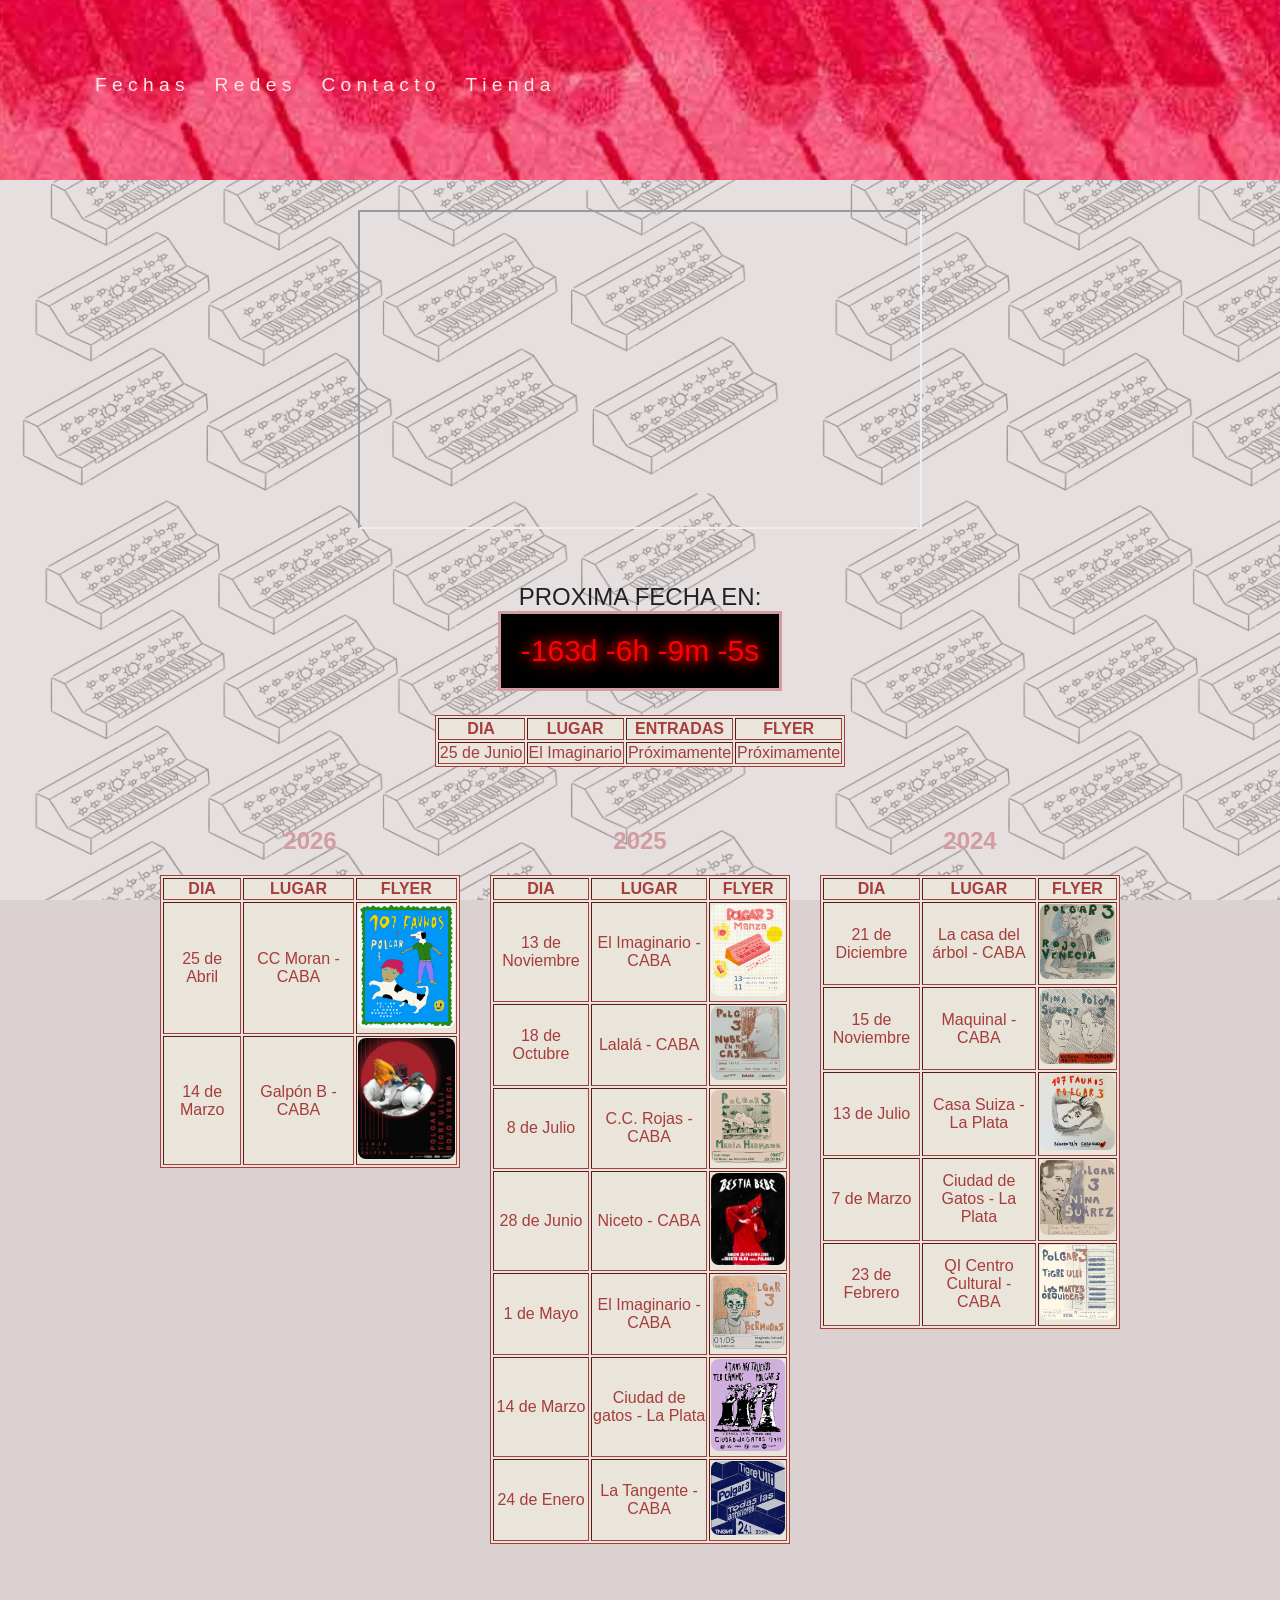
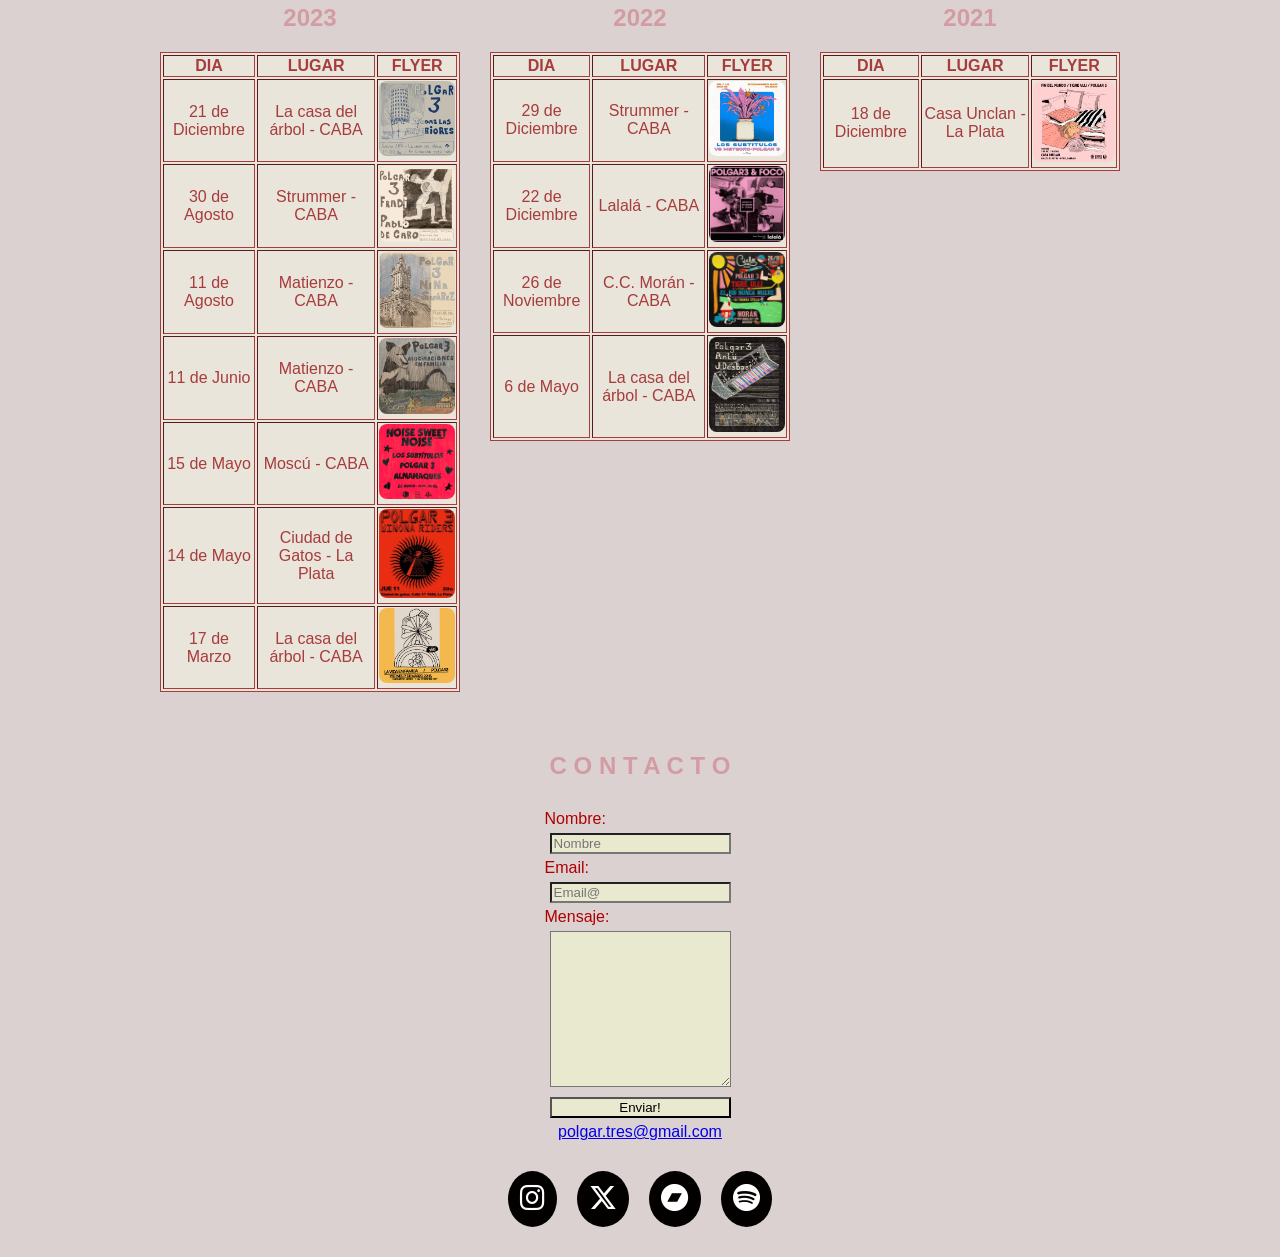
<file: inicio.html>
<!DOCTYPE html>
<html lang="en">
<head>
    <meta charset="UTF-8">
    <meta name="viewport" content="width=device-width, initial-scale=1.0">
    <title>Polgar 3</title>
    <link rel="stylesheet" href="estiloinicio.css">
    <link rel="stylesheet" href="https://cdnjs.cloudflare.com/ajax/libs/font-awesome/6.5.0/css/all.min.css">
</head>
<header class="banner">
    <nav class="navbar">
        <ul>
            <li><a href="#fechas">F e c h a s</a></li>
            <li><a href="#redes">R e d e s</a></li>

            <li><a href="#formulario">C o n t a c t o</a></li>
            <li><a href="merch.html">T i e n d a</a></li>
        </ul>
    </nav>
    <div class="contenido-banner">
    </div>
</header>
<body>
    <div class="video">
        <iframe id="video" width="560" height="315"
            src="https://www.youtube.com/embed/A4VHdxtrrbM?si=XkeMGormTOlFQx0K"></iframe>
    </div>
    <div class="proxfechas" id="fechas">
        <p>PROXIMA FECHA EN: <span id="contador"></span></p>
        <table border="1" id="tabla">
            <thead>
                <th>DIA</th>
                <th>LUGAR</th>
                <th>ENTRADAS</th>
                <th>FLYER</th>
            </thead>
            <tbody>
                <td>25 de Junio</td>
                <td>El Imaginario</td>
                <td>Próximamente</td>
                <td>Próximamente</td>
            </tbody>
        </table>
    </div>
    <div class="fechasanteriores">
        <div class="bloque">
            <h2>2026</h2>
            <table border="1" id="tabla">
                <thead>
                    <th>DIA</th>
                    <th>LUGAR</th>
                    <th>FLYER</th>
                </thead>
                <tbody>
                    <tr>
                        <td>25 de Abril</td>
                        <td>CC Moran - CABA</td>
                        <td><img class="flyer" src="img-flyers/flyer.jpeg" alt="flyer"></td>
                    </tr>
                    <tr>
                        <td>14 de Marzo</td>
                        <td>Galpón B - CABA</td>
                        <td><img class="flyer2" src="img-flyers/flyer2.JPG" alt="flyer2"></td>
                    </tr>
                </tbody>
            </table>
        </div>
        <div class="bloque">
            <h2>2025</h2>
            <table border="1" id="tabla">
                <thead>
                    <th>DIA</th>
                    <th>LUGAR</th>
                    <th>FLYER</th>
                </thead>
                <tbody>
                    <tr>
                        <td>13 de Noviembre</td>
                        <td>El Imaginario - CABA</td>
                        <td><img class="flyer3" src="img-flyers/flyer3.JPG" flyer3"></td>
                    </tr>
                    <tr>
                        <td>18 de Octubre</td>
                        <td>Lalalá - CABA</td>
                        <td><img class="flyer4" src="img-flyers/flyer4.jpeg" alt="flyer4"></td>
                    </tr>
                    <tr>
                        <td>8 de Julio</td>
                        <td>C.C. Rojas - CABA</td>
                        <td><img class="flyer5" src="img-flyers/flyer5.png" alt="flyer5"></td>
                    </tr>
                    <tr>
                        <td>28 de Junio</td>
                        <td>Niceto - CABA</td>
                        <td><img class="flyer6" src="img-flyers/flyer6.JPG" alt="flyer6"></td>
                    </tr>
                    <tr>
                        <td>1 de Mayo</td>
                        <td>El Imaginario - CABA</td>
                        <td><img class="flyer7" src="img-flyers/flyer7.JPG" alt="flyer7"></td>
                    </tr>
                    <tr>
                        <td>14 de Marzo</td>
                        <td>Ciudad de gatos - La Plata</td>
                        <td><img class="flyer8" src="img-flyers/flyer8.JPG" alt="flyer8"></td>
                    </tr>
                    <tr>
                        <td>24 de Enero</td>
                        <td>La Tangente - CABA</td>
                        <td><img class="flyer9" src="img-flyers/flyer9.JPG " alt="flyer9"></td>
                    </tr>
                </tbody>
            </table>
        </div>
        <div class="bloque">
            <h2>2024</h2>
            <table border="1" id="tabla">
                <thead>
                    <th>DIA</th>
                    <th>LUGAR</th>
                    <th>FLYER</th>
                </thead>
                <tbody>
                    <tr>
                        <td>21 de Diciembre</td>
                        <td>La casa del árbol - CABA</td>
                        <td><img class="flyer10" src="img-flyers/flyer10.PNG" alt="flyer10"></td>
                    </tr>
                    <tr>
                        <td>15 de Noviembre</td>
                        <td>Maquinal - CABA</td>
                        <td><img class="flyer11" src="img-flyers/flyer11.PNG" alt="flyer11"></td>
                    </tr>
                    <tr>
                        <td>13 de Julio</td>
                        <td>Casa Suiza - La Plata</td>
                        <td><img class="flyer12" src="img-flyers/flyer12.PNG" alt="flyer12"></td>
                    </tr>
                    <tr>
                        <td>7 de Marzo</td>
                        <td>Ciudad de Gatos - La Plata</td>
                        <td><img class="flyer13" src="img-flyers/flyer13.PNG" alt="flyer13"></td>
                    </tr>
                    <tr>
                        <td>23 de Febrero</td>
                        <td>QI Centro Cultural - CABA</td>
                        <td><img class="flyer14" src="img-flyers/flyer14.PNG" alt="flyer14"></td>
                    </tr>
                </tbody>
            </table>
        </div>
        <div class="bloque">
            <h2>2023</h2>
            <table border="1" id="tabla">
                <thead>
                    <th>DIA</th>
                    <th>LUGAR</th>
                    <th>FLYER</th>
                </thead>
                <tbody>
                    <tr>
                        <td>21 de Diciembre</td>
                        <td>La casa del árbol - CABA</td>
                        <td><img class="flyer15" src="img-flyers/flyer15.PNG" alt="flyer15"></td>
                    </tr>
                    <tr>
                        <td>30 de Agosto</td>
                        <td>Strummer - CABA</td>
                        <td><img class="flyer16" src="img-flyers/flyer16.JPG" alt="flyer16"></td>
                    </tr>
                    <tr>
                        <td>11 de Agosto</td>
                        <td>Matienzo - CABA</td>
                        <td><img class="flyer17" src="img-flyers/flyer17.PNG" alt="flyer17"></td>
                    </tr>
                    <tr>
                        <td>11 de Junio</td>
                        <td>Matienzo - CABA</td>
                        <td><img class="flyer18" src="img-flyers/flyer18.PNG" alt="flyer18"></td>
                    </tr>
                    <tr>
                        <td>15 de Mayo</td>
                        <td>Moscú - CABA</td>
                        <td><img class="flyer19" src="img-flyers/flyer19.JPG" alt="flyer19"></td>
                    </tr>
                    <tr>
                        <td>14 de Mayo</td>
                        <td>Ciudad de Gatos - La Plata</td>
                        <td><img class="flyer20" src="img-flyers/flyer20.JPG" alt="flyer20"></td>
                    </tr>
                    </tr>
                    <tr>
                        <td>17 de Marzo</td>
                        <td>La casa del árbol - CABA</td>
                        <td><img class="flyer21" src="img-flyers/flyer21.JPG" alt="flyer21"></td>
                    </tr>
                </tbody>
            </table>
        </div>
        <div class="bloque">
            <h2>2022</h2>
            <table border="1" id="tabla">
                <thead>
                    <th>DIA</th>
                    <th>LUGAR</th>
                    <th>FLYER</th>
                </thead>
                <tbody>
                    <tr>
                        <td>29 de Diciembre</td>
                        <td>Strummer - CABA</td>
                        <td><img class="flyer22" src="img-flyers/flyer22.JPG" alt="flyer22"></td>
                    </tr>
                    <tr>
                        <td>22 de Diciembre</td>
                        <td>Lalalá - CABA</td>
                        <td><img class="flyer23" src="img-flyers/flyer23.JPG" alt="flyer23"></td>
                    </tr>
                    <tr>
                        <td>26 de Noviembre</td>
                        <td>C.C. Morán - CABA</td>
                        <td><img class="flyer24" src="img-flyers/flyer24.JPG" alt="flyer24"></td>
                    </tr>
                    <tr>
                        <td>6 de Mayo</td>
                        <td>La casa del árbol - CABA</td>
                        <td><img class="flyer25" src="img-flyers/flyer25.JPG" alt="flyer25"></td>
                    </tr>
                </tbody>
            </table>
        </div>
        <div class="bloque">
            <h2>2021</h2>
            <table border="1" id="tabla">
                <thead>
                    <th>DIA</th>
                    <th>LUGAR</th>
                    <th>FLYER</th>
                </thead>
                <tbody>
                    <tr>
                        <td>18 de Diciembre</td>
                        <td>Casa Unclan - La Plata</td>
                        <td><img class="flyer26" src="img-flyers/flyer26.JPG" alt="flyer26"></td>
                    </tr>
                </tbody>
            </table>
        </div>
    </div>
    <div class="form">
        <h2 id="contacto">C O N T A C T O</h2>
        <form id="formulario" target="_blank">

            <label for="form-nombre">Nombre:</label>
            <input type="text" placeholder="Nombre" name="Nombre" id="form-nombre">

            <label for="form-email">Email:</label>
            <input type="text" name="Email" placeholder="Email@" id="form-email">

            <label for="form-mensaje">Mensaje:</label>
            <textarea name="Mensaje" id="form-mensaje"></textarea>

            <input type="submit" value="Enviar!">

            <li>
                <a href="polgar.tres@gmail.com">polgar.tres@gmail.com</a>
            </li>
        </form>
    </div>
    <footer>
        <div class="redes" id="redes">
            <a href="https://instagram.com/polgar.tres" target="_blank">
                <i class="fa-brands fa-instagram"></i>
            </a>
            <a href="https://twitter.com/polgar_tres" target="_blank">
                <i class="fa-brands fa-x-twitter"></i>
            </a>
            <a href="https://polgar3.bandcamp.com/" target="_blank">
                <i class="fa-brands fa-bandcamp"></i>
            </a>
            <a href="https://open.spotify.com/intl-es/artist/4hxR47IyeYpcmrfyCeu3Ju?si=xn0Z8cUGRyeWG4_agH5LMQ"
                target="_blank">
                <i class="fa-brands fa-spotify"></i>
            </a>
        </div>
    </footer>
    <script src="script.js"></script>
</body>
</html>
</file>
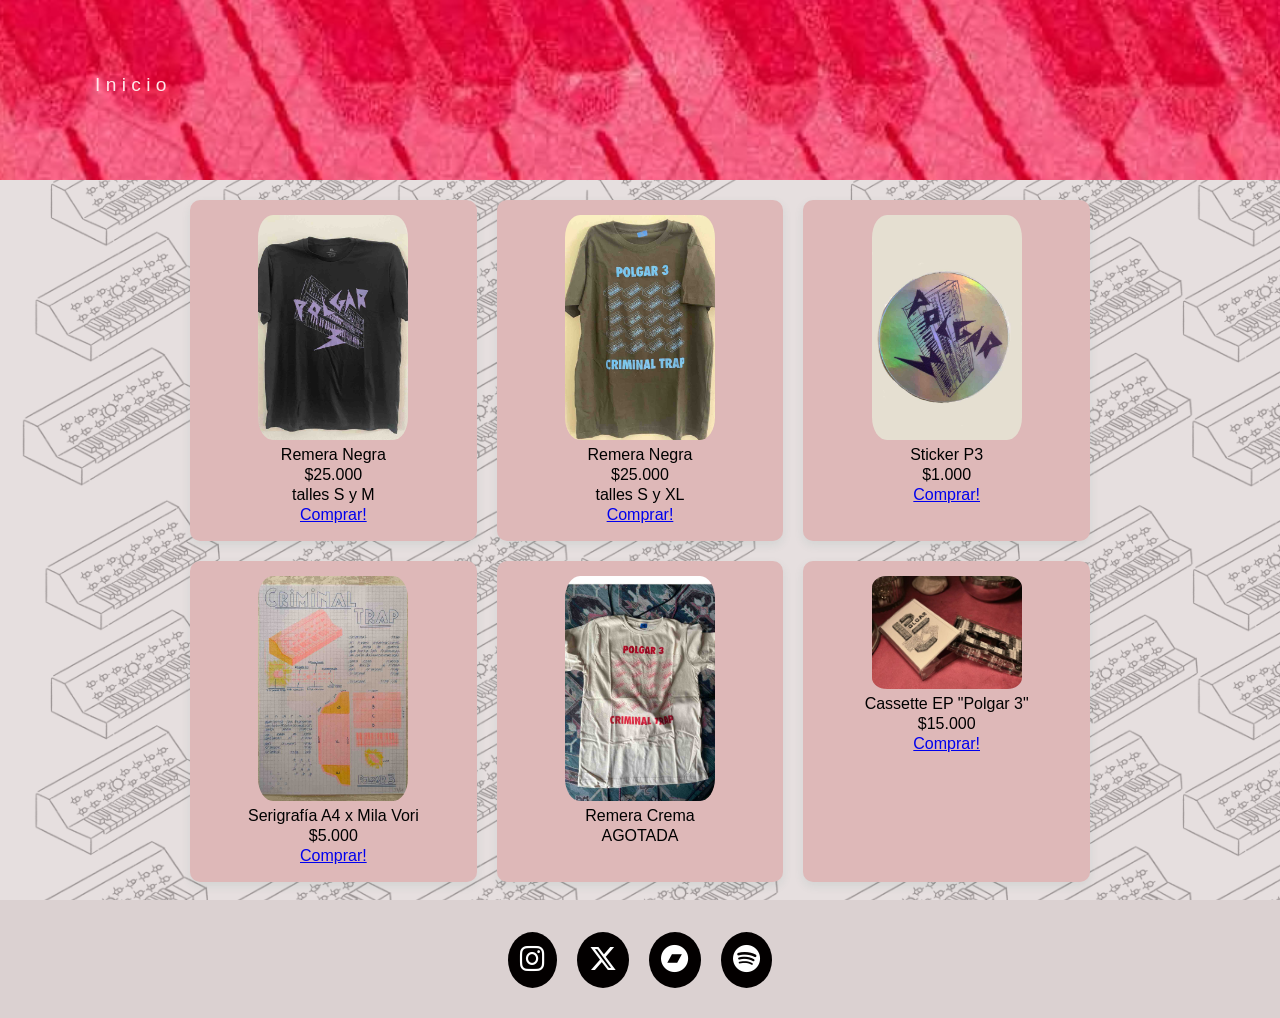
<file: merch.html>
<!DOCTYPE html>
<html lang="en">
<head>
  <meta charset="UTF-8">
  <meta name="viewport" content="width=device-width, initial-scale=1.0">
  <title>Polgar 3 - Tienda</title>
  <link rel="stylesheet" href="estilomerch.css">
  <link rel="stylesheet" href="https://cdnjs.cloudflare.com/ajax/libs/font-awesome/6.5.0/css/all.min.css">
</head>
<body>
  <header class="banner">
    <nav class="navbar">
      <ul>
        <li><a href="inicio.html">I n i c i o</a></li>

      </ul>
    </nav>
    <div class="contenido-banner">
    </div>
  </header>
  <main>
    <section class="merch">
      <div class="productos">
       <div class="producto">
          <img src="img-merch/remera1.jpeg" alt="Remera 1">
          <p>Remera Negra</p>
          <p>$25.000</p>
          <p>talles S y M</p>
          <p> <a href="inicio.html#contacto">Comprar!</a></p>
        </div>
        <div class="producto">
          <img src="img-merch/remera2.jpeg" alt="Remera 2">
          <p>Remera Negra</p>
          <p>$25.000</p>
      
          <p>talles S y XL</p>
          <p> <a href="inicio.html#contacto">Comprar!</a></p>
        </div>
        <div class="producto">
          <img src="img-merch/sticker.jpeg" alt="sticker">
          <p>Sticker P3</p>
          <p>$1.000</p>
          <p> <a href="inicio.html#contacto">Comprar!</a></p>
        </div>
        <div class="producto">
          <img src="img-merch/poster.jpeg" alt="Poster">
          <p>Serigrafía A4 x Mila Vori</p>
          <p>$5.000</p>
          <p> <a href="inicio.html#contacto">Comprar!</a></p>
        </div>
        <div class="producto">
          <img src="img-merch/remera3.jpeg" alt="Remera 3">
         <p>Remera Crema</p> 
          <p>AGOTADA</p>
        </div>
        <div class="producto">
          <img src="img-merch/k7.JPG" alt="Cassette">
          <p>Cassette EP "Polgar 3"</p>
          <p>$15.000</p>
          <p> <a href="inicio.html#contacto">Comprar!</a></p>
        </div>
      </div>
    </section>
  </main>
  <footer class="redes" id="redes">
    <a href="https://instagram.com/polgar.tres" target="_blank">
      <i class="fa-brands fa-instagram"></i>
    </a>
    <a href="https://twitter.com/polgar_tres" target="_blank">
      <i class="fa-brands fa-x-twitter"></i>
    </a>
    <a href="https://polgar3.bandcamp.com/" target="_blank">
      <i class="fa-brands fa-bandcamp"></i>
    </a>
    <a href="https://open.spotify.com/intl-es/artist/4hxR47IyeYpcmrfyCeu3Ju?si=xn0Z8cUGRyeWG4_agH5LMQ" target="_blank">
      <i class="fa-brands fa-spotify"></i>
    </a>
  </footer>
</body>
</html>
</file>
<file: logo.css>
body {
    background-color: rgb(219, 209, 209);
    display: grid;
    place-items: center;
    height: 100vh;
}
path{
    fill:rgb(105, 135, 199);
    animation-name: animacion-p3; 
    animation-duration: 1s;
    animation-iteration-count: infinite
}
@keyframes animacion-p3 {
    20%{
        fill: rgb(189, 99, 26);    
    }
    40%{
        fill: rgb(64, 48, 130);
    }    
    60%{
        fill: rgb(115, 28, 28);
    }    
    80%{
        fill: rgb(74, 32, 91);
    }
}
</file>
<file: estiloinicio.css>
body {
  background-color: rgb(219, 209, 209);
  margin: 0;
  background-attachment: fixed;

}

body::before {
  content: "";
  position: fixed;
  inset: 0;
  background-image: url("background.jpg");
  background-repeat: repeat;
  background-size: 800px;
  opacity: 0.3;
  z-index: -1;
}

.banner {
  position: relative;
  background-image: url("banner.jpg");
  background-size: cover;
  background-position: center;
  height: 180px;
  width: 100%;
}

/* Navbar encima */
.navbar {
  position: absolute;
  top: 0;
  left: 0;
  width: 100%;
  padding: 55px;
  display: flex;
  justify-content: last baseline;
  font-family: 'Franklin Gothic Medium', 'Arial Narrow', Arial, sans-serif;
  font-size: larger;
}
.navbar ul {
  list-style: none;
  display: flex;
  gap: 30px;
}
.navbar a {
  color: #fde6e9;
  text-decoration: none;
}
/* Contenido del banner */
.contenido-banner {
  display: flex;
  justify-content: center;
  align-items: center;
  height: 100%;
  color: #d39ca3;
}
.redes {
  display: flex;
  justify-content: center;
  gap: 20px;
  margin-top: 30px;
  margin-bottom: 30px;
}
.redes a {
  font-size: 28px;
  color: white;
  text-decoration: none;
  background: #030000;
  padding: 12px;
  border-radius: 50%;
  transition: 0.3s;
}
.redes a:hover {
  transform: scale(1.2);
  background: #ff4c60;
}
.video {
  display: flex;
  justify-content: center;
  margin-top: 30px;
}
.proxfechas {
  display: grid;
  place-content: center;
  color: #ff4c60;
  margin-top: 30px;
}
h2 {
  font-family: 'Franklin Gothic Medium', 'Arial Narrow', Arial, sans-serif;
  display: grid;
  place-content: center;
  color: #d39ca3;
  margin-top: 30px;
}
p {
  display: grid;
  place-content: center;
  place-items: center;
  font-family: 'Franklin Gothic Medium', 'Arial Narrow', Arial, sans-serif;
  font-size: x-large;
  color: #222;
}
.fechasanteriores {
  display: grid;
  place-content: center;
  color: #ff4c60;
  margin-top: 30px;
}
#tabla {
  background-color: rgb(233, 229, 219);
  color: rgb(167, 60, 60);
  text-align: center;
  border: 1px solid rgb(167, 60, 60);
  font-family: 'Franklin Gothic Medium', 'Arial Narrow', Arial, sans-serif;
}

.flyer,
.flyer1,
.flyer2,
.flyer3,
.flyer4,
.flyer5,
.flyer6,
.flyer7,
.flyer8,
.flyer9,
.flyer10,
.flyer11,
.flyer12,
.flyer13,
.flyer14,
.flyer15,
.flyer16,
.flyer17,
.flyer18,
.flyer19,
.flyer20,
.flyer21,
.flyer22,
.flyer23,
.flyer24,
.flyer25,
.flyer26 {
  width: 100%;
  height: auto;
  transition: 0.3s ease;
  max-width: 120px;
  border-radius: 8px;
}

.flyer:hover,
.flyer2:hover,
.flyer3:hover,
.flyer4:hover,
.flyer5:hover,
.flyer6:hover,
.flyer7:hover,
.flyer8:hover,
.flyer9:hover,
.flyer10:hover,
.flyer11:hover,
.flyer12:hover,
.flyer13:hover,
.flyer14:hover,
.flyer15:hover,
.flyer16:hover,
.flyer17:hover,
.flyer18:hover,
.flyer19:hover,
.flyer20:hover,
.flyer21:hover,
.flyer22:hover,
.flyer23:hover,
.flyer24:hover,
.flyer25:hover,
.flyer26:hover {
  transform: scale(3);
}

#contador {
  font-size: 30px;
  color: #d39ca3;
  background: rgb(0, 0, 0);
  padding: 20px;
  text-align: center;
  border: 3px solid #d39ca3;
  font-family: 'Franklin Gothic Medium', 'Arial Narrow', Arial, sans-serif;
  color: #ff0000;
  text-shadow: 0 0 10px red, 0 0 20px red;
}
.fechasanteriores {
  display: flex;
  flex-wrap: wrap;
  /* baja si no entra */
  gap: 30px;
  justify-content: center;
}
.bloque {
  width: 300px;
  text-align: center;
}
.tabla {
  width: 100%;
  border-collapse: collapse;
  background-color: #111;
  color: white;
  border-radius: 10px;
  overflow: hidden;
}
.tabla th {
  background-color: #222;
  padding: 10px;
}
.tabla td {
  padding: 8px;
  border-top: 1px solid #333;
}
.form {
  font-family: 'Franklin Gothic Medium', 'Arial Narrow', Arial, sans-serif;
  display: grid;
  place-content: center;
  place-items: center;
  color: #d39ca3;
  margin-top: 30px;
}
#form-mensaje {
  resize: vertical;
  height: 150px;
}
#formulario {
  margin-top: 10px;
  display: grid;
  place-content: center;
  font-family: 'Franklin Gothic Medium', 'Arial Narrow', Arial, sans-serif;
  color: rgb(175, 0, 0);
}
#formulario>input,
#formulario>textarea {
  background-color: rgb(233, 233, 207);
  margin: 5px;
}
li {
  display: grid;
  place-content: center;
}
</file>
<file: estilomerch.css>
body {
  background-color: rgb(219, 209, 209);
  margin: 0;
  background-attachment: fixed;
}
body::before {
  content: "";
  position: fixed;
  inset: 0;
  background-image: url("background.jpg");
  background-repeat: repeat;
  background-size: 800px;
  opacity: 0.3;
  z-index: -1;
}
.banner {
  position: relative;
  background-image: url("banner.jpg");
  background-size: cover;
  background-position: center;
  height: 180px;
  width: 100%;
}

/* Navbar encima */
.navbar {
  position: absolute;
  top: 0;
  left: 0;
  width: 100%;
  padding: 55px;
  display: flex;
  justify-content: last baseline;
  font-family: 'Franklin Gothic Medium', 'Arial Narrow', Arial, sans-serif;
  font-size: larger;
}
.navbar ul {
  list-style: none;
  display: flex;
  gap: 30px;
}
.navbar a {
  color: #fde6e9;
  text-decoration: none;
}
/* Contenido del banner */
.contenido-banner {
  display: flex;
  justify-content: center;
  align-items: center;
  height: 100%;
  color: white;
}
.productos {
  display: grid;
  grid-template-columns: repeat(3, 1fr);
  gap: 20px;
  font-family: 'Franklin Gothic Medium', 'Arial Narrow', Arial, sans-serif;
  max-width: 900px;
  margin: 0 auto;
  padding: 20px;
}
p {
  margin: 2px 0;
}
.producto {
  text-align: center;
  background: rgb(222, 184, 184);
  padding: 15px;
  border-radius: 10px;
  box-shadow: 0 4px 10px rgba(46, 122, 106, 0.1);
}
.producto img {
  width: 100%;
  height: auto;
}
.producto img {
  width: 150px;
  border-radius: 10%;
}
.producto:hover {
  transform: scale(1.05);
}
.redes {
  display: flex;
  justify-content: center;
  gap: 20px;
  margin-top: 30px;
  margin-bottom: 30px;
}
.redes a {
  font-size: 28px;
  color: white;
  text-decoration: none;
  background: #030000;
  padding: 12px;
  border-radius: 50%;
  transition: 0.3s;
}
.redes a:hover {
  transform: scale(1.2);
  background: #ff4c60;
}
</file>
